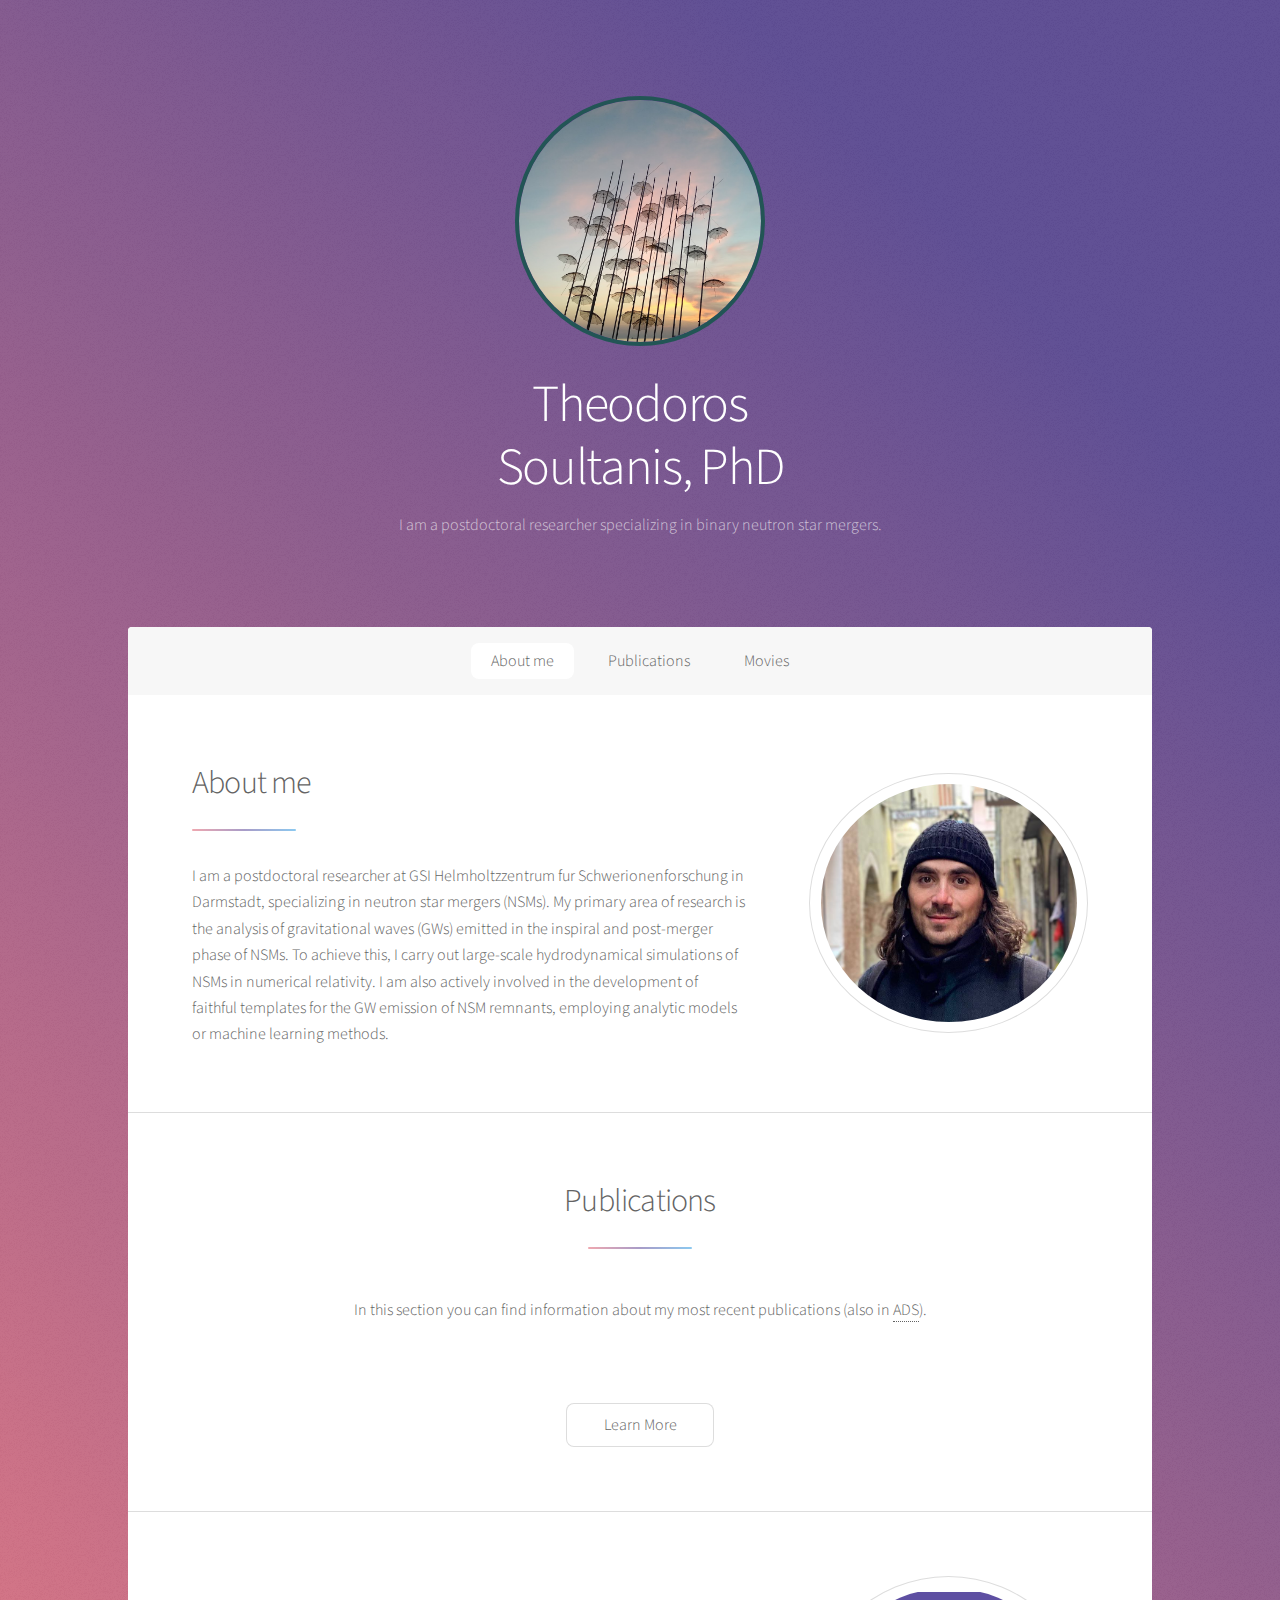
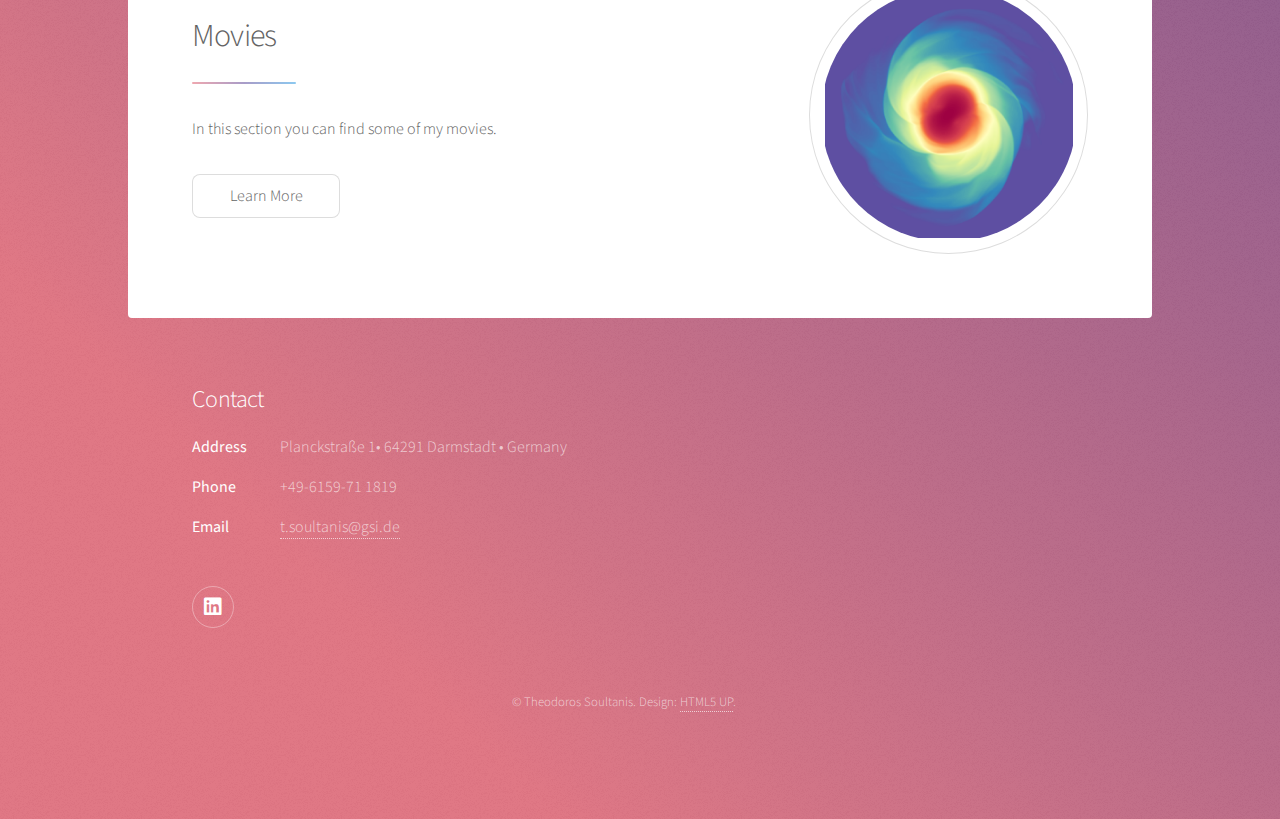
<file: index.html>
<!DOCTYPE HTML>
<!--
	Stellar by HTML5 UP
	html5up.net | @ajlkn
	Free for personal and commercial use under the CCA 3.0 license (html5up.net/license)
-->
<html>
	<head>
		<title>Theodoros Soultanis</title>
		<meta charset="utf-8" />
		<meta name="google-site-verification" content="GqWe3z3epWZW-_-oXRFUhch6JYXsXpb0Kw6JGtD8lXE" />
		<meta name="viewport" content="width=device-width, initial-scale=1, user-scalable=no" />
		<link rel="stylesheet" href="assets/css/main.css" />
		<noscript><link rel="stylesheet" href="assets/css/noscript.css" /></noscript>
		<link rel="shortcut icon" type="image/x-icon" href="images/favicon.ico">
	</head>
	<body class="is-preload">

		<!-- Wrapper -->
			<div id="wrapper">


  <style>

   .circular-frame {
      width: 250px;
      height: 250px;
      border-radius: 70%;
      overflow: hidden;
      border: 4px solid #255;
      display: inline-block; /* Ensure it behaves like an inline element */
      margin-bottom: 20px;
    }

    .circular-frame img {
      width: 100%;
      height: 100%;
      object-fit: cover;
      border-radius: 50%;
    }
  </style>


				<!-- Header -->
					<header id="header" class="alt">
						<!--<span class="logo"><img src="images/umbrellas.jpg" alt="" /></span>-->
						<!--<span class="logo"><img src="images/merger.png" width="200" height="200"alt="" /></span>-->
						<div class="circular-frame">
						  <!--<img src="images/merger.png" alt="Your Image"> -->
						  <img src="images/umbrellas.jpg" alt="Your Image">
						</div>

						<h1>Theodoros<br />
									Soultanis, PhD</h1>
									I am a postdoctoral researcher specializing in binary neutron star mergers. </p></h1>
						<p>	</header>

				<!-- Nav -->
					<nav id="nav">
						<ul>
							<li><a href="#intro" class="active">About me</a></li>
							<li><a href="#first" >Publications</a></li>
							<li><a href="#second">Movies</a></li>
							<!-- <li><a href="#cta">Get Started</a></li> -->
						</ul>
					</nav>

				<!-- Main -->
					<div id="main">

						<!-- Introduction -->
							<section id="intro" class="main">
								<div class="spotlight">
									<div class="content">
										<header class="major">
											<h2>About me</h2>
										</header>
										<p>I am a postdoctoral researcher at GSI Helmholtzzentrum fur Schwerionenforschung in Darmstadt, specializing in neutron star mergers (NSMs). My primary area of research is the analysis of gravitational waves (GWs) emitted in the inspiral and post-merger phase of NSMs. To achieve this, I carry out large-scale hydrodynamical simulations of NSMs in numerical relativity. I am also actively involved in the development of faithful templates for the GW emission of NSM remnants, employing analytic models or machine learning methods.</p>
										
										<!--
										<ul class="actions">
											<li><a href="generic.html" class="button">Learn More</a></li>
										</ul>
										-->
									</div>
									<!-- <span class="image"><img src="images/merger.png" alt="" /></span>-->
									<span class="image"><img src="images/theo.jpg" alt="" /></span>

									
								</div>
							</section>
							

						<!-- First Section -->
							<section id="first" class="main special">
								
								<header class="major">
									<h2>Publications</h2>
								</header>
								<p> In this section you can find information about my most recent publications (also in <a href="https://ui.adsabs.harvard.edu/public-libraries/dfB_VicvTXS2ih2plUk7Qw" target="_blank">ADS</a>).<p> 
								<ul class="features">
								</ul>
								
								<footer class="major">
									<ul class="actions special">
										<li><a href="Publications.html" class="button">Learn More</a></li>
									</ul>
								</footer>
								
							</section>

						<!-- Second Section -->
<!--							<section id="second" class="main special">
								<header class="major">
									<h2>Movies</h2>
								</header>
								In this section you can find some of my movies.
								<p class="center">

									<!--<video width="500" height="500" controls><source src="images/video_2.mp4" type="video/mp4"></video>-->
	<!--									<span class="image"><img src="images/dump_00128.png" width="400" height="400" alt="" /></span>
										
								</p>
								<footer class="major">
									<ul class="actions special">
										<li><a href="generic.html" class="button">Learn More</a></li>
									</ul>
								</footer>
							</section>
-->
<!-- movies -->
							<section id="second" class="main">
								<div class="spotlight">
									<div class="content">
										<header class="major">
											<h2>Movies</h2>
										</header>
										<p>In this section you can find some of my movies.</p>
										<ul class="actions">
											<li><a href="Movies.html" class="button">Learn More</a></li>
										</ul>
									</div>
									<!--<span class="image"><img src="images/dump_00128.png"alt="" /></span>-->
									<span class="image"><img src="images/dump_rho.png" alt="" /></span>
									<!--<span class="image"><img src="images/merger.png" alt="" /></span>-->
									
								</div>
							</section>							

						<!-- Get Started -->
						
						<!--	<section id="cta" class="main special">
								<header class="major">
									<h2>Congue imperdiet</h2>
									<p>Donec imperdiet consequat consequat. Suspendisse feugiat congue<br />
									posuere. Nulla massa urna, fermentum eget quam aliquet.</p>
								</header>
								<footer class="major">
									<ul class="actions special">
										<li><a href="generic.html" class="button primary">Get Started</a></li>
										<li><a href="generic.html" class="button">Learn More</a></li>
									</ul>
								</footer>
							</section>
						-->
					</div>

				<!-- Footer -->
				
					<footer id="footer">
						<!--
						<section>
							<h2>Aliquam sed mauris</h2>
							<p>Sed lorem ipsum dolor sit amet et nullam consequat feugiat consequat magna adipiscing tempus etiam dolore veroeros. eget dapibus mauris. Cras aliquet, nisl ut viverra sollicitudin, ligula erat egestas velit, vitae tincidunt odio.</p>
							<ul class="actions">
								<li><a href="generic.html" class="button">Learn More</a></li>
							</ul>
						</section>
					-->
						<section>
							<h2>Contact</h2>
							<dl class="alt">
								<dt>Address</dt>
								<dd>Planckstraße 1&bull; 64291 Darmstadt &bull; Germany</dd>
								<dt>Phone</dt>
								<dd>+49-6159-71 1819</dd>
								<dt>Email</dt>
								<dd><a href="#">t.soultanis@gsi.de</a></dd>
							</dl>
							<ul class="icons">
								<!--<li><a href="#" class="icon brands fa-twitter alt"><span class="label">Twitter</span></a></li>-->
								<li><a href="https://www.linkedin.com/in/theodoros-soultanis-phd-610115141" class="icon brands fa-linkedin alt"><span class="label">Linkedin</span></a></li>
								<!--<li><a href="#" class="icon brands fa-facebook-f alt"><span class="label">Facebook</span></a></li>-->
								<!--<li><a href="#" class="icon brands fa-instagram alt"><span class="label">Instagram</span></a></li>-->
								<!--<li><a href="#" class="icon brands fa-github alt"><span class="label">GitHub</span></a></li>-->
								<!--<li><a href="#" class="icon brands fa-dribbble alt"><span class="label">Dribbble</span></a></li>-->
							</ul>
						</section>
						<p class="copyright">&copy; Theodoros Soultanis. Design: <a href="https://html5up.net">HTML5 UP</a>.</p>
					</footer>

					
			</div>

		<!-- Scripts -->
			<script src="assets/js/jquery.min.js"></script>
			<script src="assets/js/jquery.scrollex.min.js"></script>
			<script src="assets/js/jquery.scrolly.min.js"></script>
			<script src="assets/js/browser.min.js"></script>
			<script src="assets/js/breakpoints.min.js"></script>
			<script src="assets/js/util.js"></script>
			<script src="assets/js/main.js"></script>

	</body>
</html>
</file>
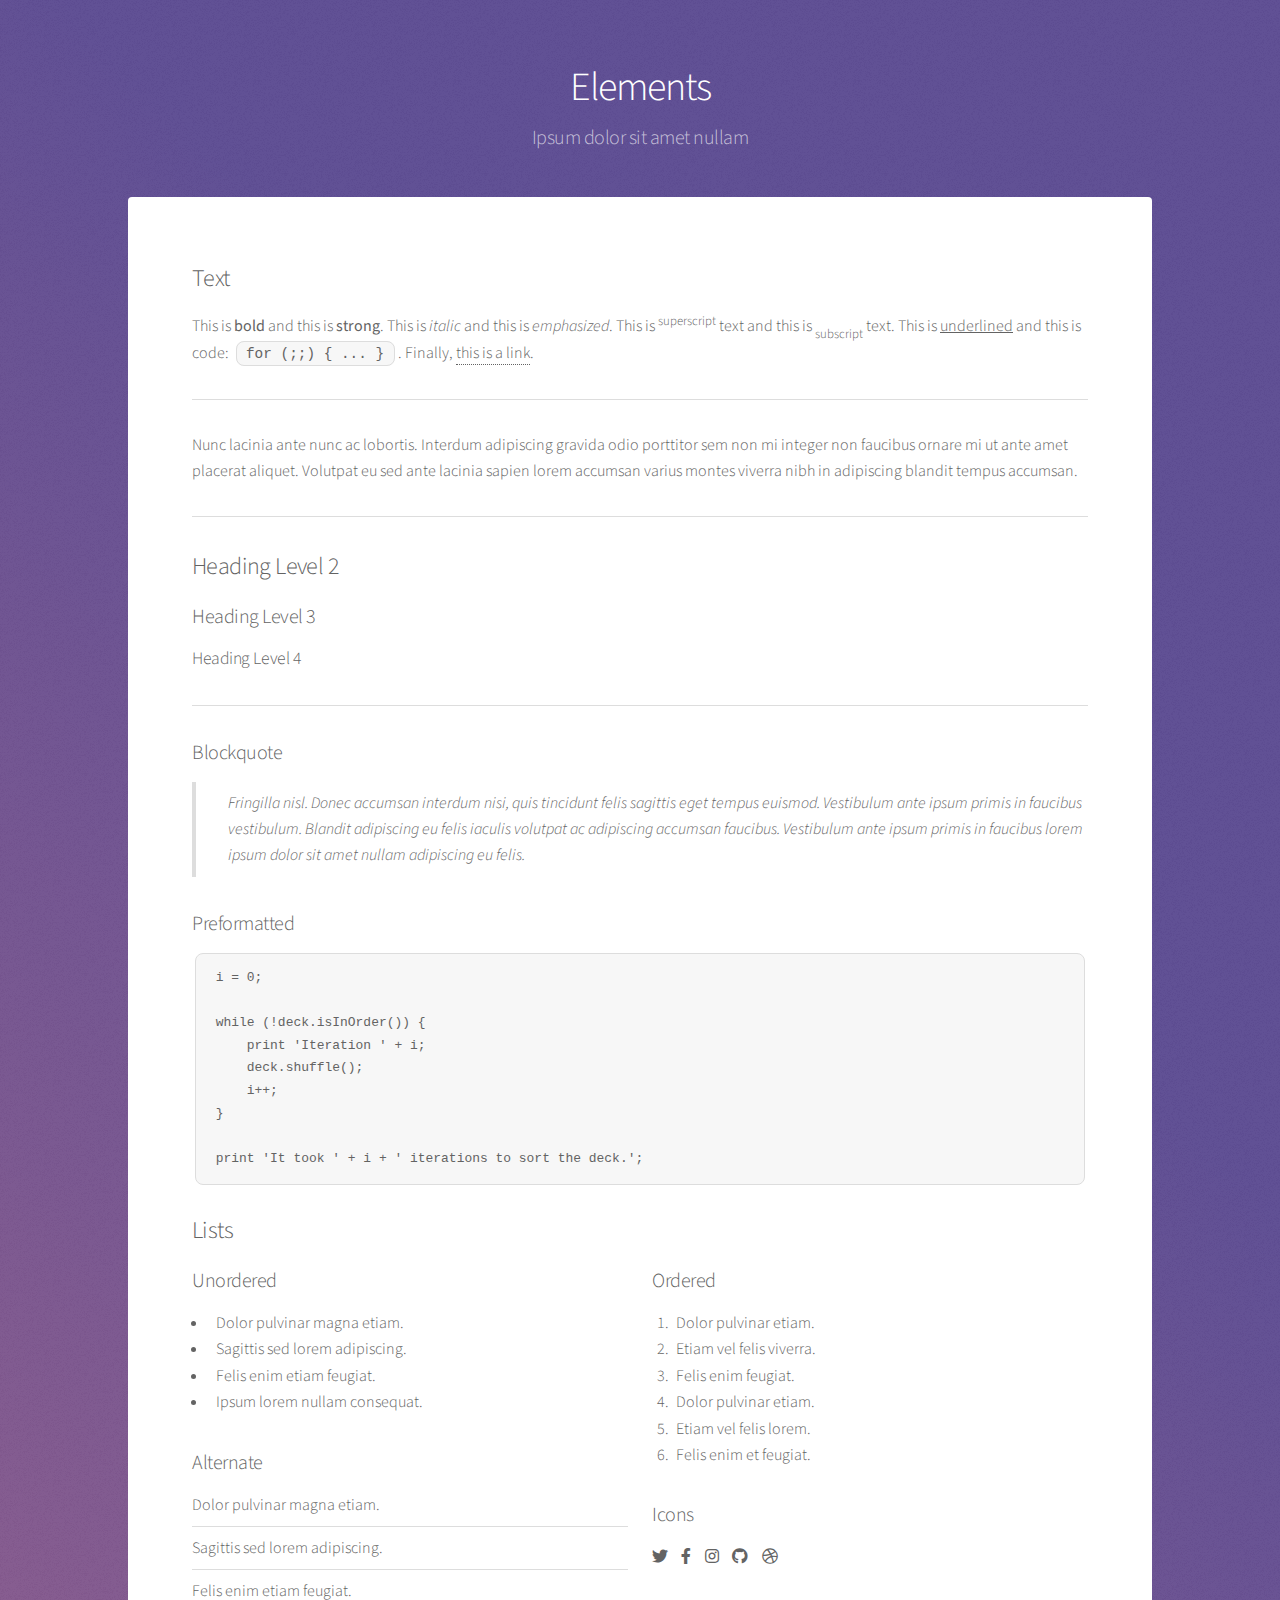
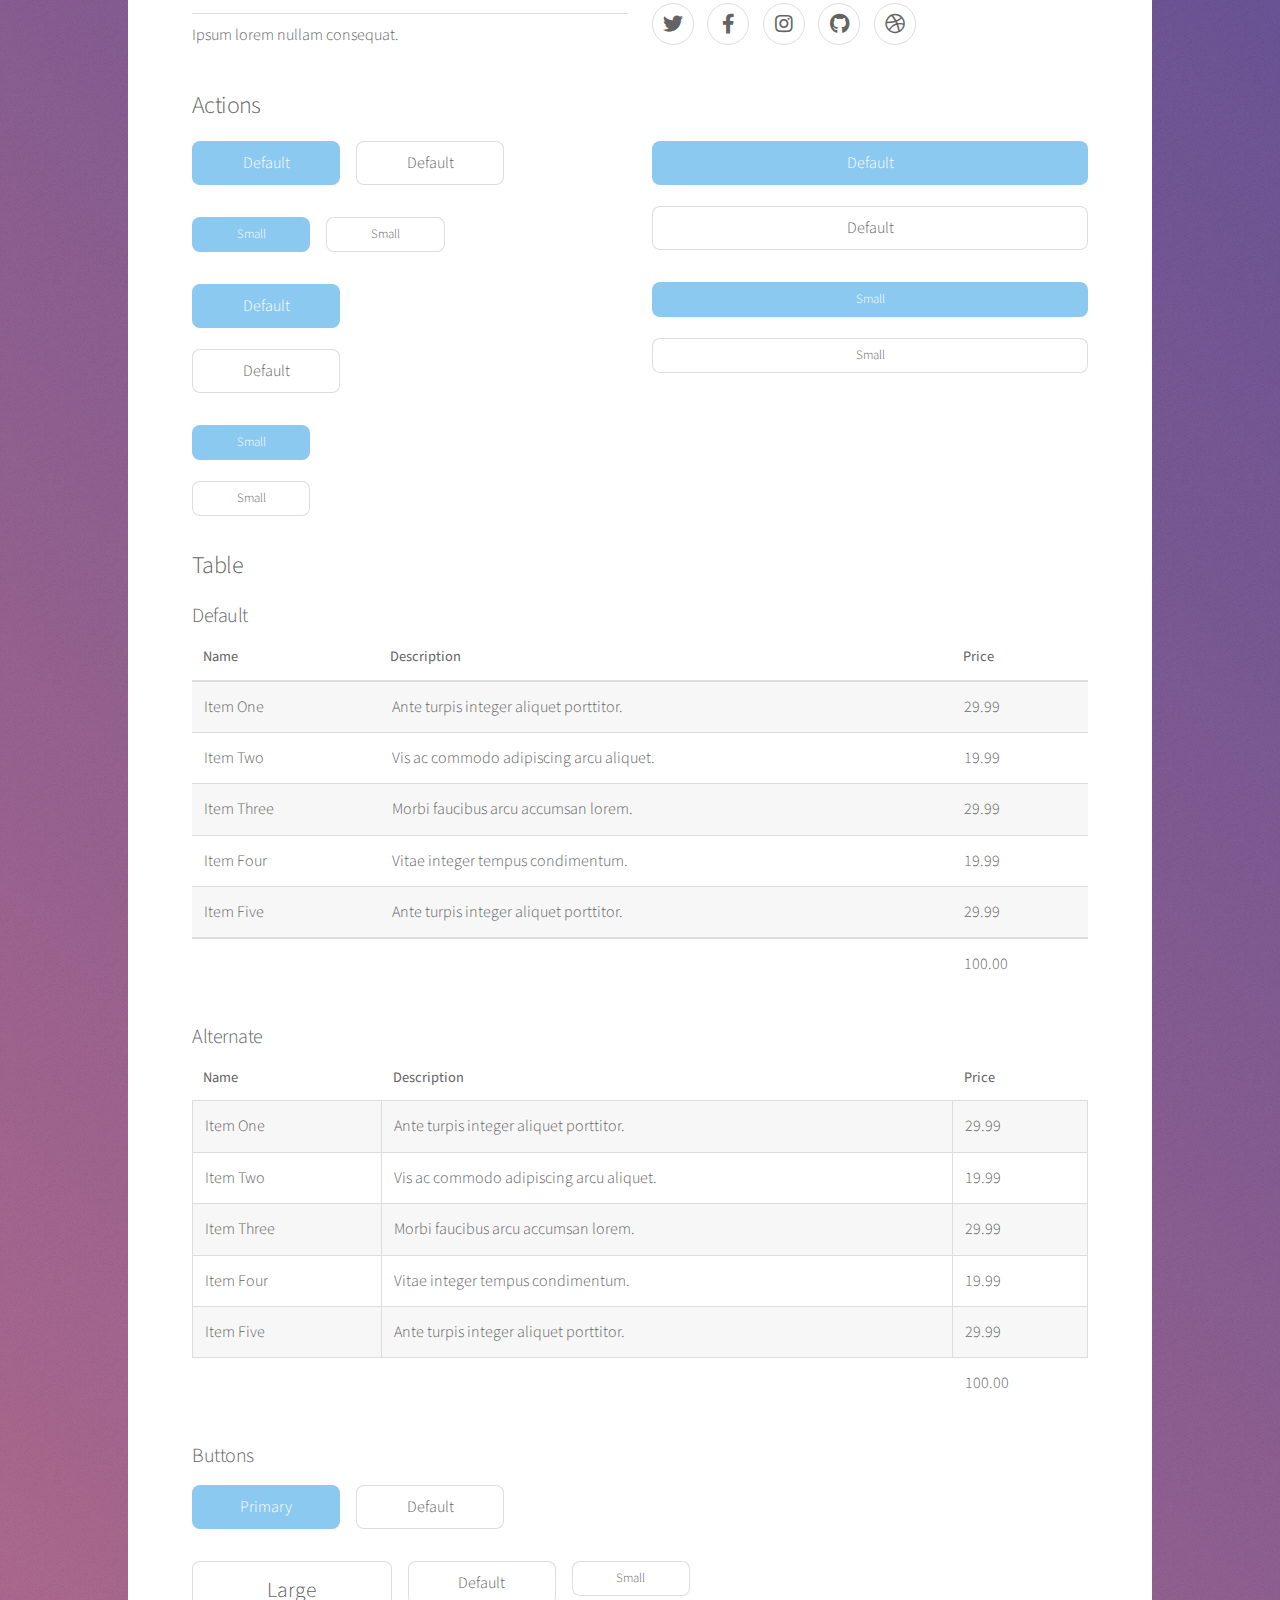
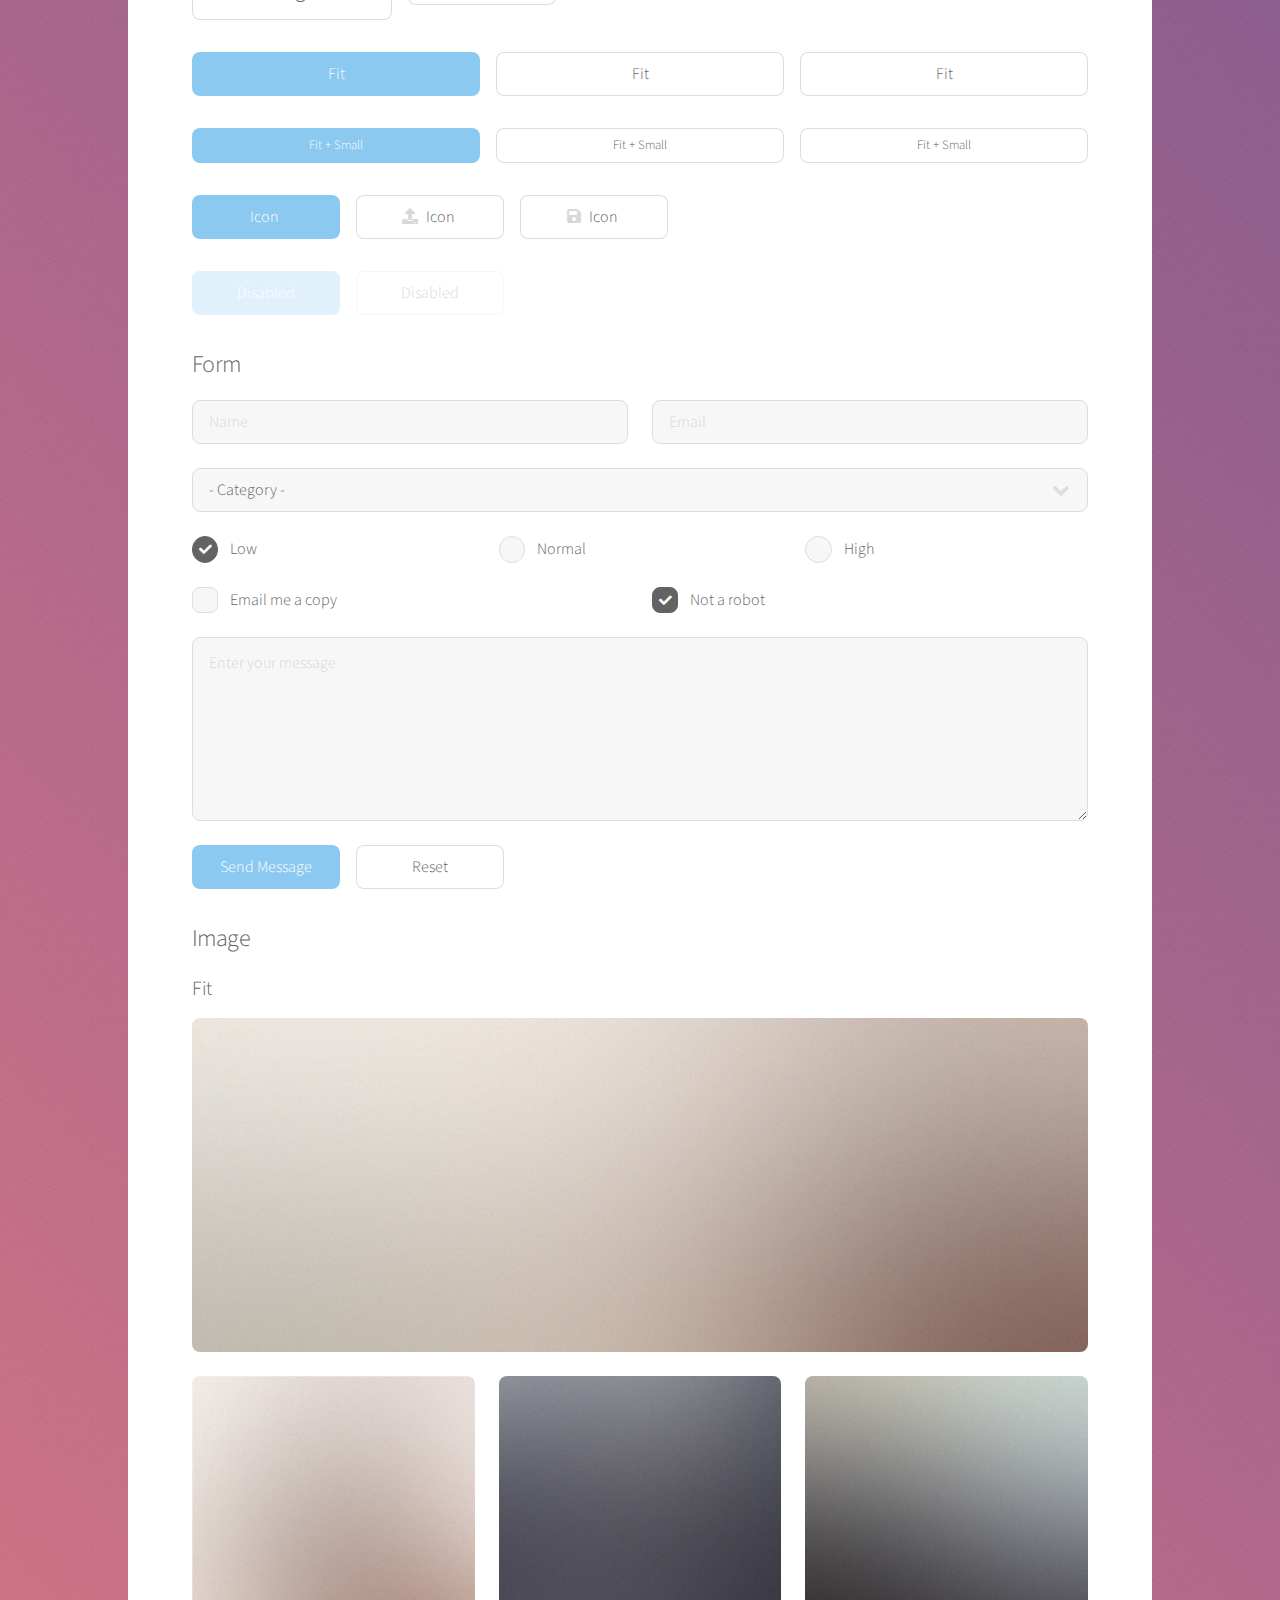
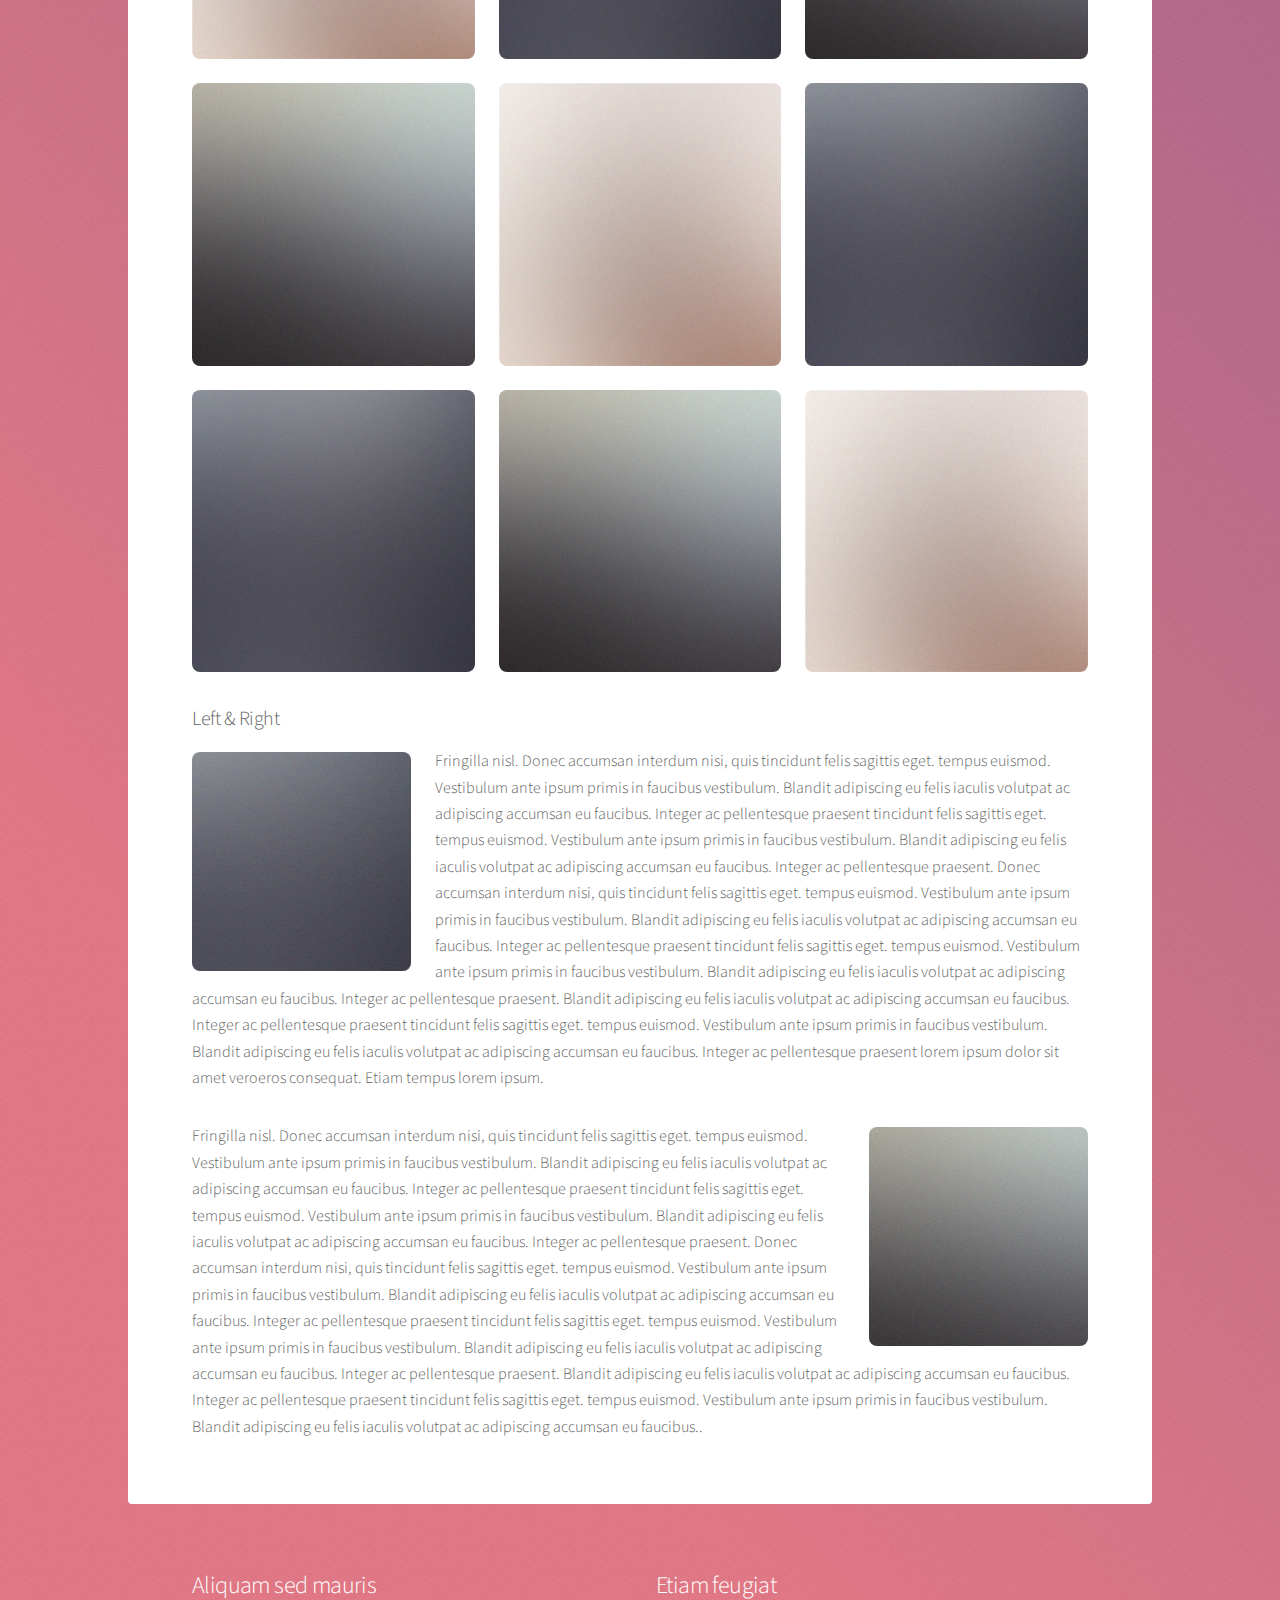
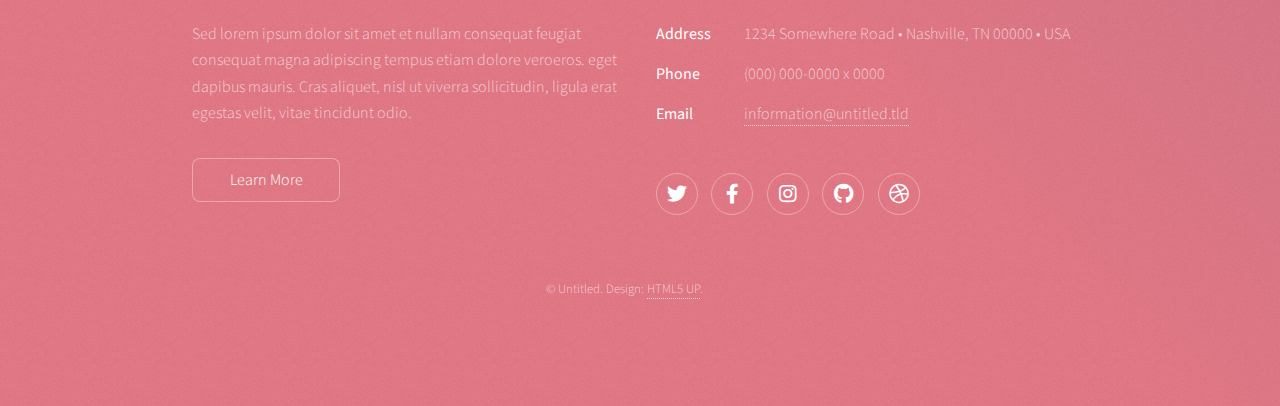
<file: elements.html>
<!DOCTYPE HTML>
<!--
	Stellar by HTML5 UP
	html5up.net | @ajlkn
	Free for personal and commercial use under the CCA 3.0 license (html5up.net/license)
-->
<html>
	<head>
		<title>Elements - Stellar by HTML5 UP</title>
		<meta charset="utf-8" />
		<meta name="viewport" content="width=device-width, initial-scale=1, user-scalable=no" />
		<link rel="stylesheet" href="assets/css/main.css" />
		<noscript><link rel="stylesheet" href="assets/css/noscript.css" /></noscript>
	</head>
	<body class="is-preload">

		<!-- Wrapper -->
			<div id="wrapper">

				<!-- Header -->
					<header id="header">
						<h1>Elements</h1>
						<p>Ipsum dolor sit amet nullam</p>
					</header>

				<!-- Main -->
					<div id="main">

						<!-- Content -->
							<section id="content" class="main">

								<!-- Text -->
									<section>
										<h2>Text</h2>
										<p>This is <b>bold</b> and this is <strong>strong</strong>. This is <i>italic</i> and this is <em>emphasized</em>.
										This is <sup>superscript</sup> text and this is <sub>subscript</sub> text.
										This is <u>underlined</u> and this is code: <code>for (;;) { ... }</code>. Finally, <a href="#">this is a link</a>.</p>
										<hr />
										<p>Nunc lacinia ante nunc ac lobortis. Interdum adipiscing gravida odio porttitor sem non mi integer non faucibus ornare mi ut ante amet placerat aliquet. Volutpat eu sed ante lacinia sapien lorem accumsan varius montes viverra nibh in adipiscing blandit tempus accumsan.</p>
										<hr />
										<h2>Heading Level 2</h2>
										<h3>Heading Level 3</h3>
										<h4>Heading Level 4</h4>
										<hr />
										<h3>Blockquote</h3>
										<blockquote>Fringilla nisl. Donec accumsan interdum nisi, quis tincidunt felis sagittis eget tempus euismod. Vestibulum ante ipsum primis in faucibus vestibulum. Blandit adipiscing eu felis iaculis volutpat ac adipiscing accumsan faucibus. Vestibulum ante ipsum primis in faucibus lorem ipsum dolor sit amet nullam adipiscing eu felis.</blockquote>
										<h3>Preformatted</h3>
										<pre><code>i = 0;

while (!deck.isInOrder()) {
    print 'Iteration ' + i;
    deck.shuffle();
    i++;
}

print 'It took ' + i + ' iterations to sort the deck.';</code></pre>
									</section>

								<!-- Lists -->
									<section>
										<h2>Lists</h2>
										<div class="row">
											<div class="col-6 col-12-medium">
												<h3>Unordered</h3>
												<ul>
													<li>Dolor pulvinar magna etiam.</li>
													<li>Sagittis sed lorem adipiscing.</li>
													<li>Felis enim etiam feugiat.</li>
													<li>Ipsum lorem nullam consequat.</li>
												</ul>
												<h3>Alternate</h3>
												<ul class="alt">
													<li>Dolor pulvinar magna etiam.</li>
													<li>Sagittis sed lorem adipiscing.</li>
													<li>Felis enim etiam feugiat.</li>
													<li>Ipsum lorem nullam consequat.</li>
												</ul>
											</div>
											<div class="col-6 col-12-medium">
												<h3>Ordered</h3>
												<ol>
													<li>Dolor pulvinar etiam.</li>
													<li>Etiam vel felis viverra.</li>
													<li>Felis enim feugiat.</li>
													<li>Dolor pulvinar etiam.</li>
													<li>Etiam vel felis lorem.</li>
													<li>Felis enim et feugiat.</li>
												</ol>
												<h3>Icons</h3>
												<ul class="icons">
													<li><a href="#" class="icon brands fa-twitter"><span class="label">Twitter</span></a></li>
													<li><a href="#" class="icon brands fa-facebook-f"><span class="label">Facebook</span></a></li>
													<li><a href="#" class="icon brands fa-instagram"><span class="label">Instagram</span></a></li>
													<li><a href="#" class="icon brands fa-github"><span class="label">GitHub</span></a></li>
													<li><a href="#" class="icon brands fa-dribbble"><span class="label">Dribbble</span></a></li>
												</ul>
												<ul class="icons">
													<li><a href="#" class="icon brands alt fa-twitter"><span class="label">Twitter</span></a></li>
													<li><a href="#" class="icon brands alt fa-facebook-f"><span class="label">Facebook</span></a></li>
													<li><a href="#" class="icon brands alt fa-instagram"><span class="label">Instagram</span></a></li>
													<li><a href="#" class="icon brands alt fa-github"><span class="label">GitHub</span></a></li>
													<li><a href="#" class="icon brands alt fa-dribbble"><span class="label">Dribbble</span></a></li>
												</ul>
											</div>
										</div>
										<h2>Actions</h2>
										<div class="row">
											<div class="col-6 col-12-medium">
												<ul class="actions">
													<li><a href="#" class="button primary">Default</a></li>
													<li><a href="#" class="button">Default</a></li>
												</ul>
												<ul class="actions small">
													<li><a href="#" class="button primary small">Small</a></li>
													<li><a href="#" class="button small">Small</a></li>
												</ul>
												<ul class="actions stacked">
													<li><a href="#" class="button primary">Default</a></li>
													<li><a href="#" class="button">Default</a></li>
												</ul>
												<ul class="actions stacked">
													<li><a href="#" class="button primary small">Small</a></li>
													<li><a href="#" class="button small">Small</a></li>
												</ul>
											</div>
											<div class="col-6 col-12-medium">
												<ul class="actions stacked">
													<li><a href="#" class="button primary fit">Default</a></li>
													<li><a href="#" class="button fit">Default</a></li>
												</ul>
												<ul class="actions stacked">
													<li><a href="#" class="button primary small fit">Small</a></li>
													<li><a href="#" class="button small fit">Small</a></li>
												</ul>
											</div>
										</div>
									</section>

								<!-- Table -->
									<section>
										<h2>Table</h2>
										<h3>Default</h3>
										<div class="table-wrapper">
											<table>
												<thead>
													<tr>
														<th>Name</th>
														<th>Description</th>
														<th>Price</th>
													</tr>
												</thead>
												<tbody>
													<tr>
														<td>Item One</td>
														<td>Ante turpis integer aliquet porttitor.</td>
														<td>29.99</td>
													</tr>
													<tr>
														<td>Item Two</td>
														<td>Vis ac commodo adipiscing arcu aliquet.</td>
														<td>19.99</td>
													</tr>
													<tr>
														<td>Item Three</td>
														<td> Morbi faucibus arcu accumsan lorem.</td>
														<td>29.99</td>
													</tr>
													<tr>
														<td>Item Four</td>
														<td>Vitae integer tempus condimentum.</td>
														<td>19.99</td>
													</tr>
													<tr>
														<td>Item Five</td>
														<td>Ante turpis integer aliquet porttitor.</td>
														<td>29.99</td>
													</tr>
												</tbody>
												<tfoot>
													<tr>
														<td colspan="2"></td>
														<td>100.00</td>
													</tr>
												</tfoot>
											</table>
										</div>

										<h3>Alternate</h3>
										<div class="table-wrapper">
											<table class="alt">
												<thead>
													<tr>
														<th>Name</th>
														<th>Description</th>
														<th>Price</th>
													</tr>
												</thead>
												<tbody>
													<tr>
														<td>Item One</td>
														<td>Ante turpis integer aliquet porttitor.</td>
														<td>29.99</td>
													</tr>
													<tr>
														<td>Item Two</td>
														<td>Vis ac commodo adipiscing arcu aliquet.</td>
														<td>19.99</td>
													</tr>
													<tr>
														<td>Item Three</td>
														<td> Morbi faucibus arcu accumsan lorem.</td>
														<td>29.99</td>
													</tr>
													<tr>
														<td>Item Four</td>
														<td>Vitae integer tempus condimentum.</td>
														<td>19.99</td>
													</tr>
													<tr>
														<td>Item Five</td>
														<td>Ante turpis integer aliquet porttitor.</td>
														<td>29.99</td>
													</tr>
												</tbody>
												<tfoot>
													<tr>
														<td colspan="2"></td>
														<td>100.00</td>
													</tr>
												</tfoot>
											</table>
										</div>
									</section>

								<!-- Buttons -->
									<section>
										<h3>Buttons</h3>
										<ul class="actions">
											<li><a href="#" class="button primary">Primary</a></li>
											<li><a href="#" class="button">Default</a></li>
										</ul>
										<ul class="actions">
											<li><a href="#" class="button large">Large</a></li>
											<li><a href="#" class="button">Default</a></li>
											<li><a href="#" class="button small">Small</a></li>
										</ul>
										<ul class="actions fit">
											<li><a href="#" class="button primary fit">Fit</a></li>
											<li><a href="#" class="button fit">Fit</a></li>
											<li><a href="#" class="button fit">Fit</a></li>
										</ul>
										<ul class="actions fit small">
											<li><a href="#" class="button primary fit small">Fit + Small</a></li>
											<li><a href="#" class="button fit small">Fit + Small</a></li>
											<li><a href="#" class="button fit small">Fit + Small</a></li>
										</ul>
										<ul class="actions">
											<li><a href="#" class="button primary icon solidfa-download">Icon</a></li>
											<li><a href="#" class="button icon solid fa-upload">Icon</a></li>
											<li><a href="#" class="button icon solid fa-save">Icon</a></li>
										</ul>
										<ul class="actions">
											<li><span class="button primary disabled">Disabled</span></li>
											<li><span class="button disabled">Disabled</span></li>
										</ul>
									</section>

								<!-- Form -->
									<section>
										<h2>Form</h2>
										<form method="post" action="#">
											<div class="row gtr-uniform">
												<div class="col-6 col-12-xsmall">
													<input type="text" name="demo-name" id="demo-name" value="" placeholder="Name" />
												</div>
												<div class="col-6 col-12-xsmall">
													<input type="email" name="demo-email" id="demo-email" value="" placeholder="Email" />
												</div>
												<div class="col-12">
													<select name="demo-category" id="demo-category">
														<option value="">- Category -</option>
														<option value="1">Manufacturing</option>
														<option value="1">Shipping</option>
														<option value="1">Administration</option>
														<option value="1">Human Resources</option>
													</select>
												</div>
												<div class="col-4 col-12-small">
													<input type="radio" id="demo-priority-low" name="demo-priority" checked>
													<label for="demo-priority-low">Low</label>
												</div>
												<div class="col-4 col-12-small">
													<input type="radio" id="demo-priority-normal" name="demo-priority">
													<label for="demo-priority-normal">Normal</label>
												</div>
												<div class="col-4 col-12-small">
													<input type="radio" id="demo-priority-high" name="demo-priority">
													<label for="demo-priority-high">High</label>
												</div>
												<div class="col-6 col-12-small">
													<input type="checkbox" id="demo-copy" name="demo-copy">
													<label for="demo-copy">Email me a copy</label>
												</div>
												<div class="col-6 col-12-small">
													<input type="checkbox" id="demo-human" name="demo-human" checked>
													<label for="demo-human">Not a robot</label>
												</div>
												<div class="col-12">
													<textarea name="demo-message" id="demo-message" placeholder="Enter your message" rows="6"></textarea>
												</div>
												<div class="col-12">
													<ul class="actions">
														<li><input type="submit" value="Send Message" class="primary" /></li>
														<li><input type="reset" value="Reset" /></li>
													</ul>
												</div>
											</div>
										</form>
									</section>

								<!-- Image -->
									<section>
										<h2>Image</h2>
										<h3>Fit</h3>
										<div class="box alt">
											<div class="row gtr-uniform">
												<div class="col-12"><span class="image fit"><img src="images/pic04.jpg" alt="" /></span></div>
												<div class="col-4"><span class="image fit"><img src="images/pic01.jpg" alt="" /></span></div>
												<div class="col-4"><span class="image fit"><img src="images/pic02.jpg" alt="" /></span></div>
												<div class="col-4"><span class="image fit"><img src="images/pic03.jpg" alt="" /></span></div>
												<div class="col-4"><span class="image fit"><img src="images/pic03.jpg" alt="" /></span></div>
												<div class="col-4"><span class="image fit"><img src="images/pic01.jpg" alt="" /></span></div>
												<div class="col-4"><span class="image fit"><img src="images/pic02.jpg" alt="" /></span></div>
												<div class="col-4"><span class="image fit"><img src="images/pic02.jpg" alt="" /></span></div>
												<div class="col-4"><span class="image fit"><img src="images/pic03.jpg" alt="" /></span></div>
												<div class="col-4"><span class="image fit"><img src="images/pic01.jpg" alt="" /></span></div>
											</div>
										</div>
										<h3>Left &amp; Right</h3>
										<p><span class="image left"><img src="images/pic05.jpg" alt="" /></span>Fringilla nisl. Donec accumsan interdum nisi, quis tincidunt felis sagittis eget. tempus euismod. Vestibulum ante ipsum primis in faucibus vestibulum. Blandit adipiscing eu felis iaculis volutpat ac adipiscing accumsan eu faucibus. Integer ac pellentesque praesent tincidunt felis sagittis eget. tempus euismod. Vestibulum ante ipsum primis in faucibus vestibulum. Blandit adipiscing eu felis iaculis volutpat ac adipiscing accumsan eu faucibus. Integer ac pellentesque praesent. Donec accumsan interdum nisi, quis tincidunt felis sagittis eget. tempus euismod. Vestibulum ante ipsum primis in faucibus vestibulum. Blandit adipiscing eu felis iaculis volutpat ac adipiscing accumsan eu faucibus. Integer ac pellentesque praesent tincidunt felis sagittis eget. tempus euismod. Vestibulum ante ipsum primis in faucibus vestibulum. Blandit adipiscing eu felis iaculis volutpat ac adipiscing accumsan eu faucibus. Integer ac pellentesque praesent. Blandit adipiscing eu felis iaculis volutpat ac adipiscing accumsan eu faucibus. Integer ac pellentesque praesent tincidunt felis sagittis eget. tempus euismod. Vestibulum ante ipsum primis in faucibus vestibulum. Blandit adipiscing eu felis iaculis volutpat ac adipiscing accumsan eu faucibus. Integer ac pellentesque praesent lorem ipsum dolor sit amet veroeros consequat. Etiam tempus lorem ipsum.</p>
										<p><span class="image right"><img src="images/pic06.jpg" alt="" /></span>Fringilla nisl. Donec accumsan interdum nisi, quis tincidunt felis sagittis eget. tempus euismod. Vestibulum ante ipsum primis in faucibus vestibulum. Blandit adipiscing eu felis iaculis volutpat ac adipiscing accumsan eu faucibus. Integer ac pellentesque praesent tincidunt felis sagittis eget. tempus euismod. Vestibulum ante ipsum primis in faucibus vestibulum. Blandit adipiscing eu felis iaculis volutpat ac adipiscing accumsan eu faucibus. Integer ac pellentesque praesent. Donec accumsan interdum nisi, quis tincidunt felis sagittis eget. tempus euismod. Vestibulum ante ipsum primis in faucibus vestibulum. Blandit adipiscing eu felis iaculis volutpat ac adipiscing accumsan eu faucibus. Integer ac pellentesque praesent tincidunt felis sagittis eget. tempus euismod. Vestibulum ante ipsum primis in faucibus vestibulum. Blandit adipiscing eu felis iaculis volutpat ac adipiscing accumsan eu faucibus. Integer ac pellentesque praesent. Blandit adipiscing eu felis iaculis volutpat ac adipiscing accumsan eu faucibus. Integer ac pellentesque praesent tincidunt felis sagittis eget. tempus euismod. Vestibulum ante ipsum primis in faucibus vestibulum. Blandit adipiscing eu felis iaculis volutpat ac adipiscing accumsan eu faucibus..</p>
									</section>

							</section>

					</div>

				<!-- Footer -->
					<footer id="footer">
						<section>
							<h2>Aliquam sed mauris</h2>
							<p>Sed lorem ipsum dolor sit amet et nullam consequat feugiat consequat magna adipiscing tempus etiam dolore veroeros. eget dapibus mauris. Cras aliquet, nisl ut viverra sollicitudin, ligula erat egestas velit, vitae tincidunt odio.</p>
							<ul class="actions">
								<li><a href="#" class="button">Learn More</a></li>
							</ul>
						</section>
						<section>
							<h2>Etiam feugiat</h2>
							<dl class="alt">
								<dt>Address</dt>
								<dd>1234 Somewhere Road &bull; Nashville, TN 00000 &bull; USA</dd>
								<dt>Phone</dt>
								<dd>(000) 000-0000 x 0000</dd>
								<dt>Email</dt>
								<dd><a href="#">information@untitled.tld</a></dd>
							</dl>
							<ul class="icons">
								<li><a href="#" class="icon brands fa-twitter alt"><span class="label">Twitter</span></a></li>
								<li><a href="#" class="icon brands fa-facebook-f alt"><span class="label">Facebook</span></a></li>
								<li><a href="#" class="icon brands fa-instagram alt"><span class="label">Instagram</span></a></li>
								<li><a href="#" class="icon brands fa-github alt"><span class="label">GitHub</span></a></li>
								<li><a href="#" class="icon brands fa-dribbble alt"><span class="label">Dribbble</span></a></li>
							</ul>
						</section>
						<p class="copyright">&copy; Untitled. Design: <a href="https://html5up.net">HTML5 UP</a>.</p>
					</footer>

			</div>

		<!-- Scripts -->
			<script src="assets/js/jquery.min.js"></script>
			<script src="assets/js/jquery.scrollex.min.js"></script>
			<script src="assets/js/jquery.scrolly.min.js"></script>
			<script src="assets/js/browser.min.js"></script>
			<script src="assets/js/breakpoints.min.js"></script>
			<script src="assets/js/util.js"></script>
			<script src="assets/js/main.js"></script>

	</body>
</html>
</file>
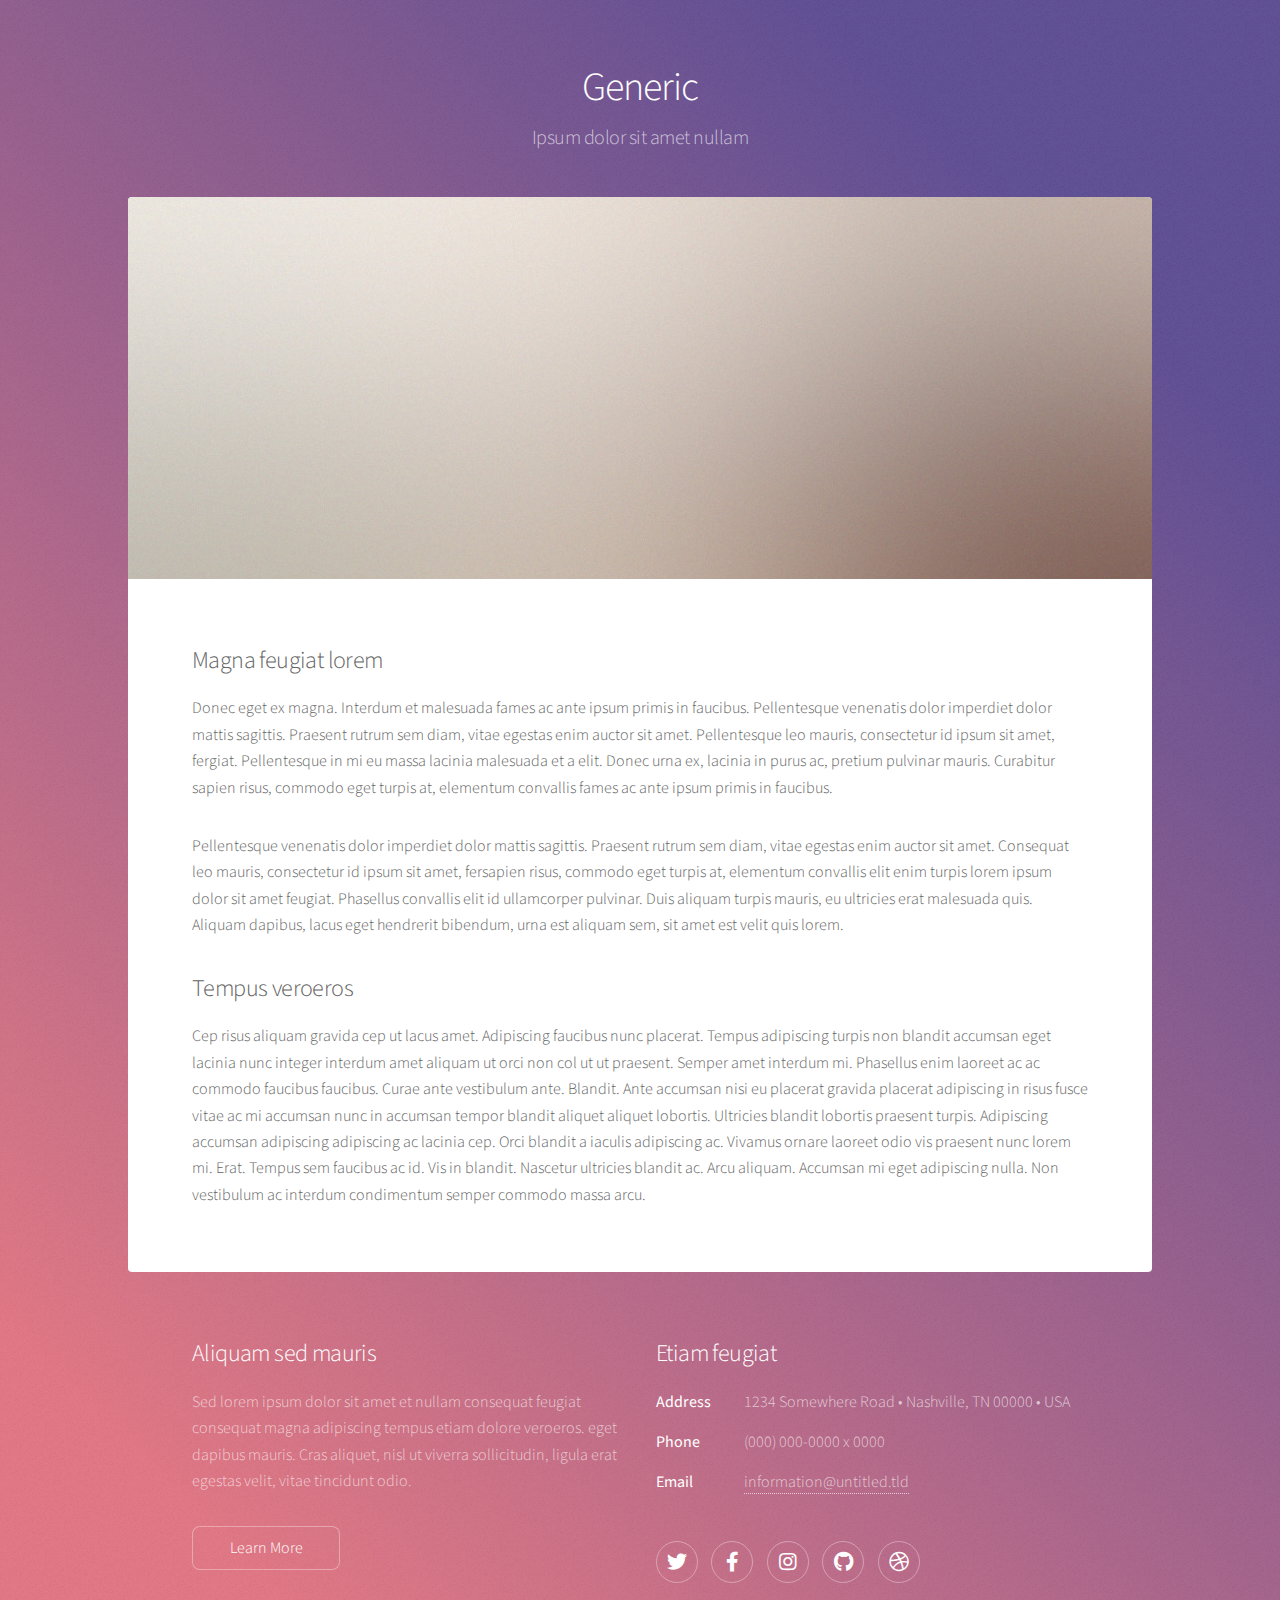
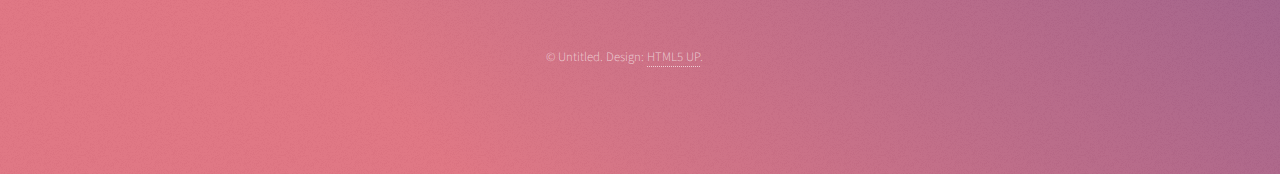
<file: generic.html>
<!DOCTYPE HTML>
<!--
	Stellar by HTML5 UP
	html5up.net | @ajlkn
	Free for personal and commercial use under the CCA 3.0 license (html5up.net/license)
-->
<html>
	<head>
		<title>Generic - Stellar by HTML5 UP</title>
		<meta charset="utf-8" />
		<meta name="viewport" content="width=device-width, initial-scale=1, user-scalable=no" />
		<link rel="stylesheet" href="assets/css/main.css" />
		<noscript><link rel="stylesheet" href="assets/css/noscript.css" /></noscript>
	</head>
	<body class="is-preload">

		<!-- Wrapper -->
			<div id="wrapper">

				<!-- Header -->
					<header id="header">
						<h1>Generic</h1>
						<p>Ipsum dolor sit amet nullam</p>
					</header>

				<!-- Main -->
					<div id="main">

						<!-- Content -->
							<section id="content" class="main">
								<span class="image main"><img src="images/pic04.jpg" alt="" /></span>
								<h2>Magna feugiat lorem</h2>
								<p>Donec eget ex magna. Interdum et malesuada fames ac ante ipsum primis in faucibus. Pellentesque venenatis dolor imperdiet dolor mattis sagittis. Praesent rutrum sem diam, vitae egestas enim auctor sit amet. Pellentesque leo mauris, consectetur id ipsum sit amet, fergiat. Pellentesque in mi eu massa lacinia malesuada et a elit. Donec urna ex, lacinia in purus ac, pretium pulvinar mauris. Curabitur sapien risus, commodo eget turpis at, elementum convallis fames ac ante ipsum primis in faucibus.</p>
								<p>Pellentesque venenatis dolor imperdiet dolor mattis sagittis. Praesent rutrum sem diam, vitae egestas enim auctor sit amet. Consequat leo mauris, consectetur id ipsum sit amet, fersapien risus, commodo eget turpis at, elementum convallis elit enim turpis lorem ipsum dolor sit amet feugiat. Phasellus convallis elit id ullamcorper pulvinar. Duis aliquam turpis mauris, eu ultricies erat malesuada quis. Aliquam dapibus, lacus eget hendrerit bibendum, urna est aliquam sem, sit amet est velit quis lorem.</p>
								<h2>Tempus veroeros</h2>
								<p>Cep risus aliquam gravida cep ut lacus amet. Adipiscing faucibus nunc placerat. Tempus adipiscing turpis non blandit accumsan eget lacinia nunc integer interdum amet aliquam ut orci non col ut ut praesent. Semper amet interdum mi. Phasellus enim laoreet ac ac commodo faucibus faucibus. Curae ante vestibulum ante. Blandit. Ante accumsan nisi eu placerat gravida placerat adipiscing in risus fusce vitae ac mi accumsan nunc in accumsan tempor blandit aliquet aliquet lobortis. Ultricies blandit lobortis praesent turpis. Adipiscing accumsan adipiscing adipiscing ac lacinia cep. Orci blandit a iaculis adipiscing ac. Vivamus ornare laoreet odio vis praesent nunc lorem mi. Erat. Tempus sem faucibus ac id. Vis in blandit. Nascetur ultricies blandit ac. Arcu aliquam. Accumsan mi eget adipiscing nulla. Non vestibulum ac interdum condimentum semper commodo massa arcu.</p>
							</section>

					</div>

				<!-- Footer -->
					<footer id="footer">
						<section>
							<h2>Aliquam sed mauris</h2>
							<p>Sed lorem ipsum dolor sit amet et nullam consequat feugiat consequat magna adipiscing tempus etiam dolore veroeros. eget dapibus mauris. Cras aliquet, nisl ut viverra sollicitudin, ligula erat egestas velit, vitae tincidunt odio.</p>
							<ul class="actions">
								<li><a href="#" class="button">Learn More</a></li>
							</ul>
						</section>
						<section>
							<h2>Etiam feugiat</h2>
							<dl class="alt">
								<dt>Address</dt>
								<dd>1234 Somewhere Road &bull; Nashville, TN 00000 &bull; USA</dd>
								<dt>Phone</dt>
								<dd>(000) 000-0000 x 0000</dd>
								<dt>Email</dt>
								<dd><a href="#">information@untitled.tld</a></dd>
							</dl>
							<ul class="icons">
								<li><a href="#" class="icon brands fa-twitter alt"><span class="label">Twitter</span></a></li>
								<li><a href="#" class="icon brands fa-facebook-f alt"><span class="label">Facebook</span></a></li>
								<li><a href="#" class="icon brands fa-instagram alt"><span class="label">Instagram</span></a></li>
								<li><a href="#" class="icon brands fa-github alt"><span class="label">GitHub</span></a></li>
								<li><a href="#" class="icon brands fa-dribbble alt"><span class="label">Dribbble</span></a></li>
							</ul>
						</section>
						<p class="copyright">&copy; Untitled. Design: <a href="https://html5up.net">HTML5 UP</a>.</p>
					</footer>

			</div>

		<!-- Scripts -->
			<script src="assets/js/jquery.min.js"></script>
			<script src="assets/js/jquery.scrollex.min.js"></script>
			<script src="assets/js/jquery.scrolly.min.js"></script>
			<script src="assets/js/browser.min.js"></script>
			<script src="assets/js/breakpoints.min.js"></script>
			<script src="assets/js/util.js"></script>
			<script src="assets/js/main.js"></script>

	</body>
</html>
</file>
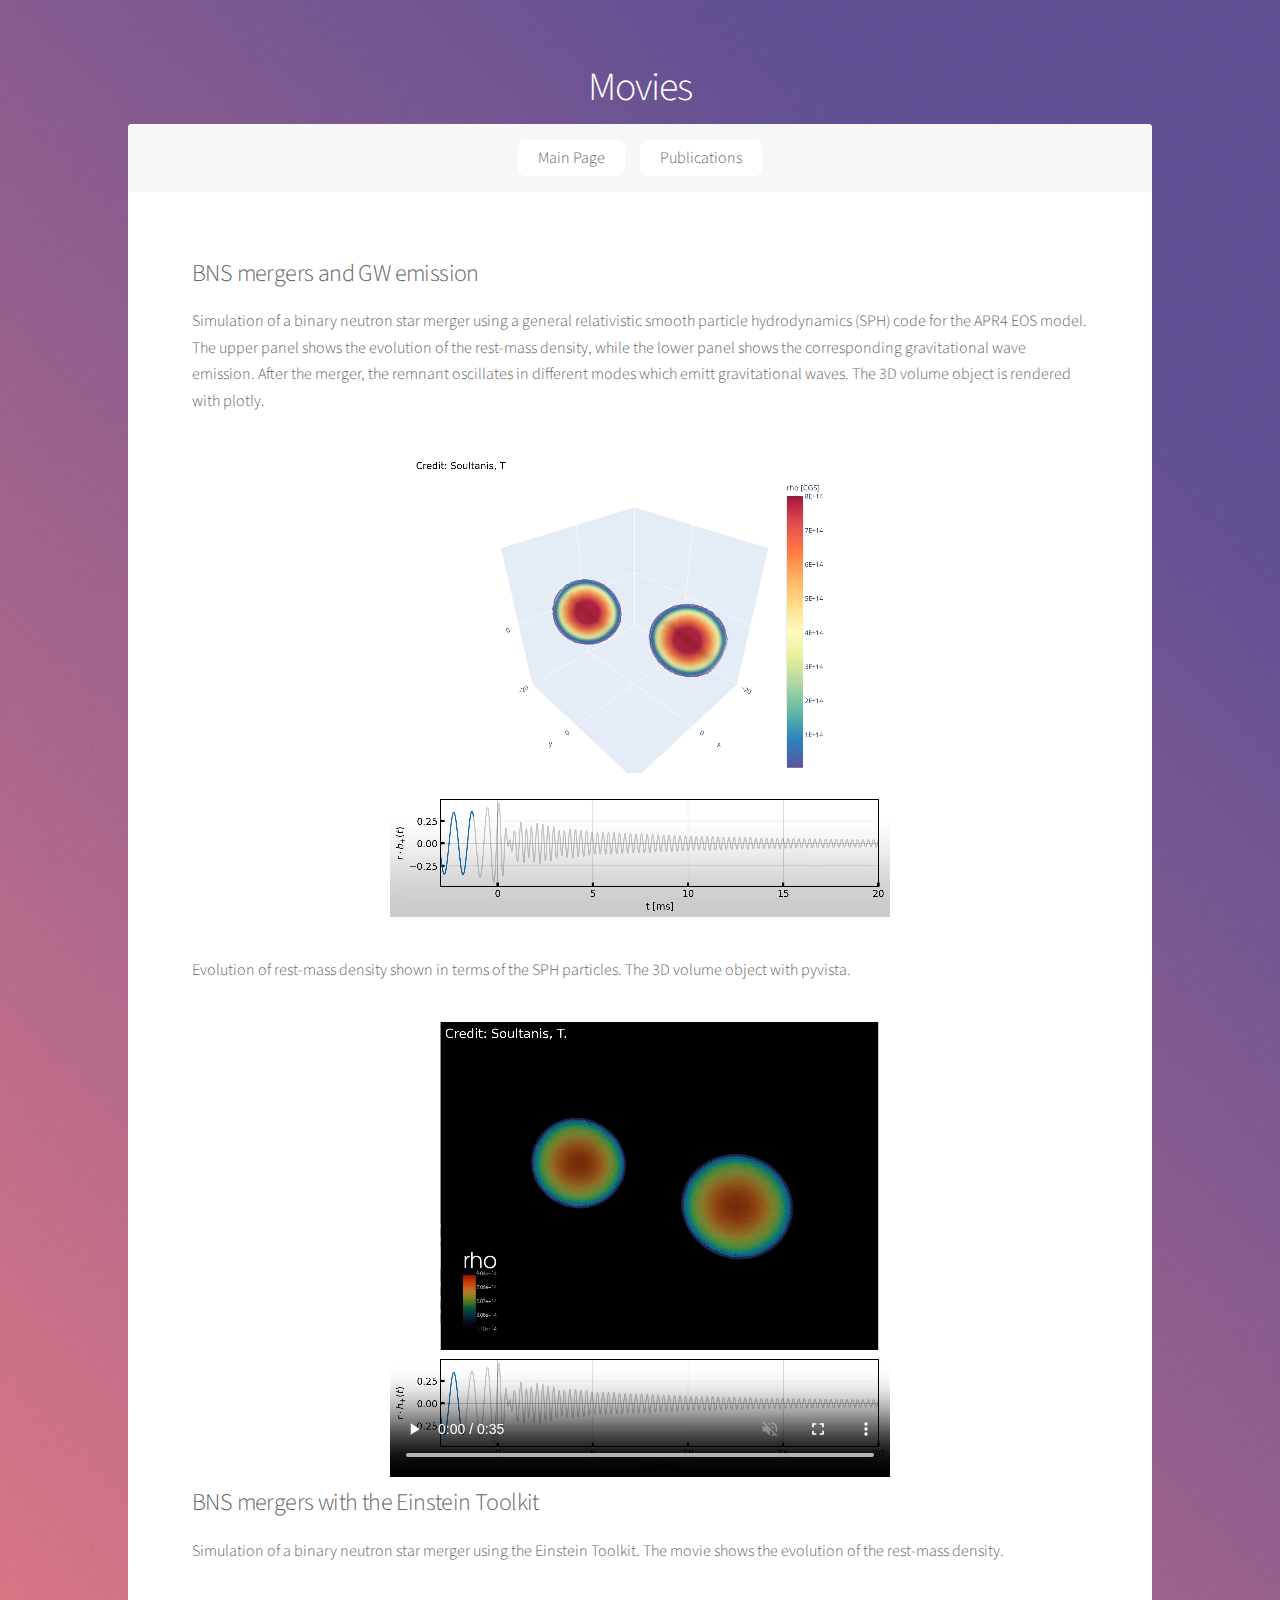
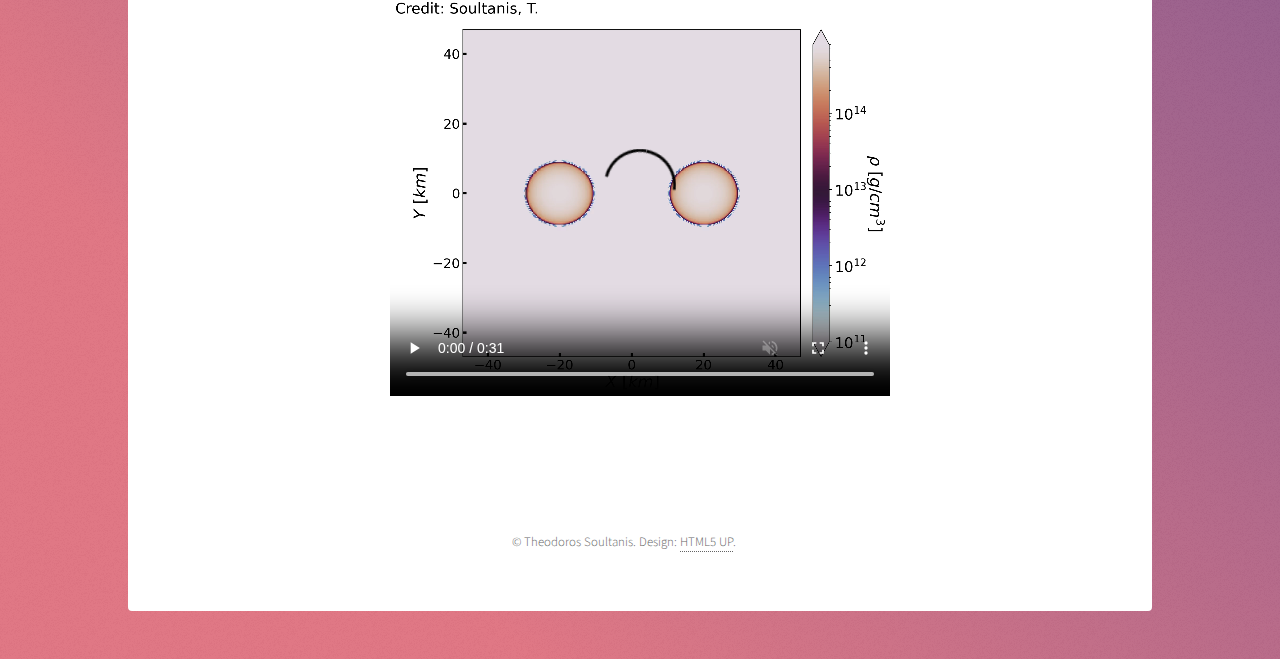
<file: Movies.html>
<!DOCTYPE HTML>
<!--
	Stellar by HTML5 UP
	html5up.net | @ajlkn
	Free for personal and commercial use under the CCA 3.0 license (html5up.net/license)
-->
<html>
	<head>
		<title>Movies</title>
		<meta charset="utf-8" />
		<meta name="viewport" content="width=device-width, initial-scale=1, user-scalable=no" />
		<link rel="stylesheet" href="assets/css/main.css" />
		<noscript><link rel="stylesheet" href="assets/css/noscript.css" /></noscript>
		<link rel="shortcut icon" type="image/x-icon" href="images/favicon.ico">
	</head>
	<body class="is-preload">

		<!-- Wrapper -->
			<div id="wrapper">

				<!-- Header -->
					<header id="header">
						<h1>Movies</h1>
						<!--	<p>Ipsum dolor sit amet nullam</p> -->
					</header>


  <style>
    body {
      display: flex;
      align-items: center;
      justify-content: center;
    }

    .centered-object {
      text-align: center; /* Center the content horizontally */
    }
    video{
								  max-width:500px;
								  width:100%;
								}	
  </style>



  					<nav id="nav">
						<ul>
							<li><a href="index.html" class="active">Main Page</a></li>
							<li><a href="Publications.html" class="active">Publications</a></li>
						</ul>
					</nav>




				<!-- Main -->
					<div id="main">

						<!-- Content -->
							<section id="content" class="main">
								<!--<span class="image main"><img src="images/pic04.jpg" alt="" /></span> -->
								
								<h2>BNS mergers and GW emission</h2>
								<p>Simulation of a binary neutron star merger using a general relativistic smooth particle hydrodynamics (SPH) code for the APR4 EOS model. The upper panel shows the evolution of the rest-mass density, while the lower panel shows the corresponding gravitational wave emission. After the merger, the remnant oscillates in different modes which emitt gravitational waves. The 3D volume object is rendered with plotly. </p>

								
								<div class="centered-object">	

								<video controls height="auto"playsinline autoplay muted> 
								  <source src="images/video_1.mp4" type="video/mp4">
								  <source src="images/video_1.ogv" type="video/ogg">
								  <source src="images/video_1.webm" type="video/webm">
								  	<source src="images/video_1.mov" type="video/quicktime">
								</video>
								</div>
								<p>


								 </p>
								<p>Evolution of rest-mass density shown in terms of the SPH particles. The 3D volume object with pyvista. </p>		
								<div class="centered-object">							
								<video controls height="auto" playsinline autoplay muted> 
								  <source src="images/video_4.mp4" type="video/mp4">
								  <source src="images/video_4.ogv" type="video/ogg">
								  <source src="images/video_4.webm" type="video/webm">
								  <source src="images/video_4.mov" type="video/quicktime">
								</video>
								</div>

								
								<h2>BNS mergers with the Einstein Toolkit</h2>
								<p>Simulation of a binary neutron star merger using the Einstein Toolkit. The movie shows the evolution of the rest-mass density. </p>			
								<div class="centered-object">							
								<video controls height="auto" playsinline autoplay muted> 
								  <source src="images/video_2.mp4" type="video/mp4">
								  <source src="images/video_2.ogv" type="video/ogg">
								</video>
								</div>								
								
								
								<!--
								<h2>Movie 2</h2>
								<p>Description 2</p>

								<h2>Movie 3</h2>
								<p>Description 3</p>
								-->
							</section>


				<!-- Footer -->

					<footer id="footer">
						<!--
						<section>
							<h2>Aliquam sed mauris</h2>
							<p>Sed lorem ipsum dolor sit amet et nullam consequat feugiat consequat magna adipiscing tempus etiam dolore veroeros. eget dapibus mauris. Cras aliquet, nisl ut viverra sollicitudin, ligula erat egestas velit, vitae tincidunt odio.</p>
							<ul class="actions">
								<li><a href="#" class="button">Learn More</a></li>
							</ul>
						</section>
						<section>
							<h2>Etiam feugiat</h2>
							<dl class="alt">
								<dt>Address</dt>
								<dd>1234 Somewhere Road &bull; Nashville, TN 00000 &bull; USA</dd>
								<dt>Phone</dt>
								<dd>(000) 000-0000 x 0000</dd>
								<dt>Email</dt>
								<dd><a href="#">information@untitled.tld</a></dd>
							</dl>
							<ul class="icons">
								<li><a href="#" class="icon brands fa-twitter alt"><span class="label">Twitter</span></a></li>
								<li><a href="#" class="icon brands fa-facebook-f alt"><span class="label">Facebook</span></a></li>
								<li><a href="#" class="icon brands fa-instagram alt"><span class="label">Instagram</span></a></li>
								<li><a href="#" class="icon brands fa-github alt"><span class="label">GitHub</span></a></li>
								<li><a href="#" class="icon brands fa-dribbble alt"><span class="label">Dribbble</span></a></li>
							</ul>
						</section>
					-->
						<p class="copyright">&copy; Theodoros Soultanis. Design: <a href="https://html5up.net">HTML5 UP</a>.</p>
					</footer>

			</div>

		<!-- Scripts -->
			<script src="assets/js/jquery.min.js"></script>
			<script src="assets/js/jquery.scrollex.min.js"></script>
			<script src="assets/js/jquery.scrolly.min.js"></script>
			<script src="assets/js/browser.min.js"></script>
			<script src="assets/js/breakpoints.min.js"></script>
			<script src="assets/js/util.js"></script>
			<script src="assets/js/main.js"></script>

	</body>
</html>
</file>
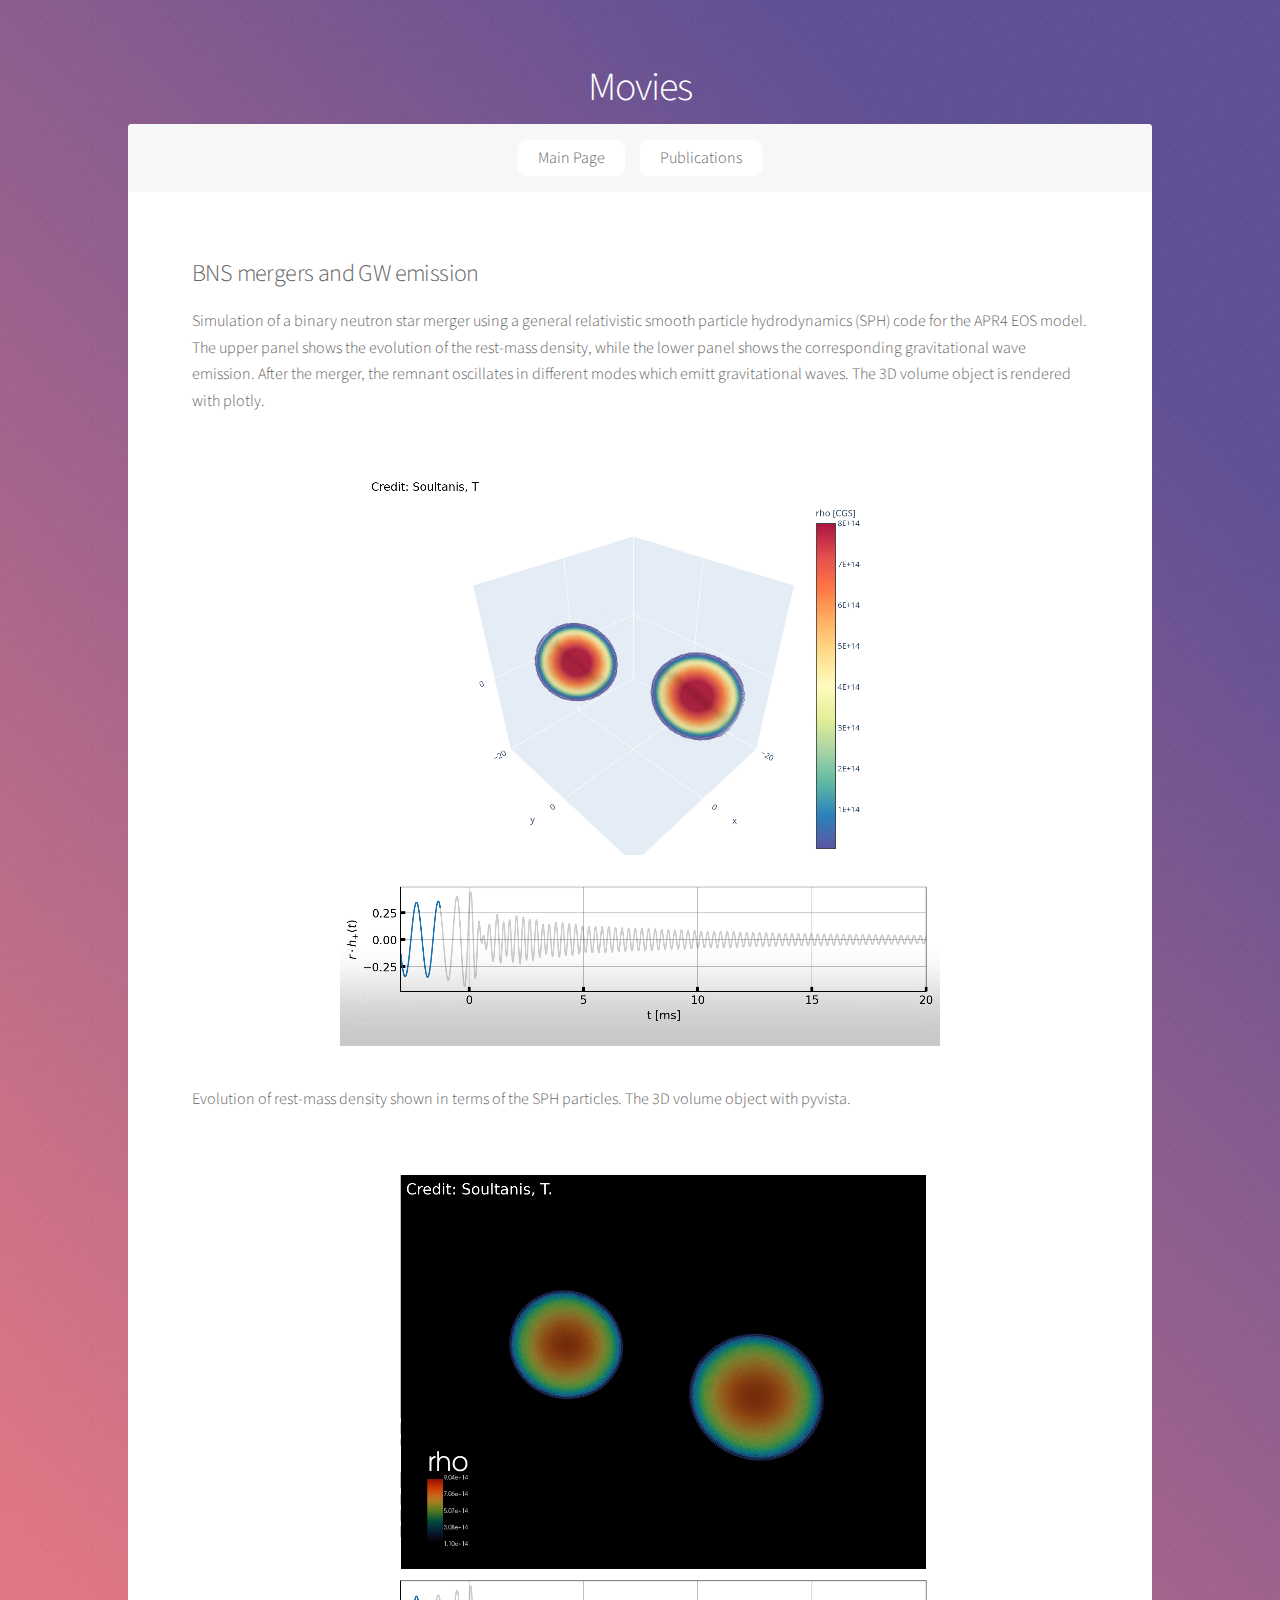
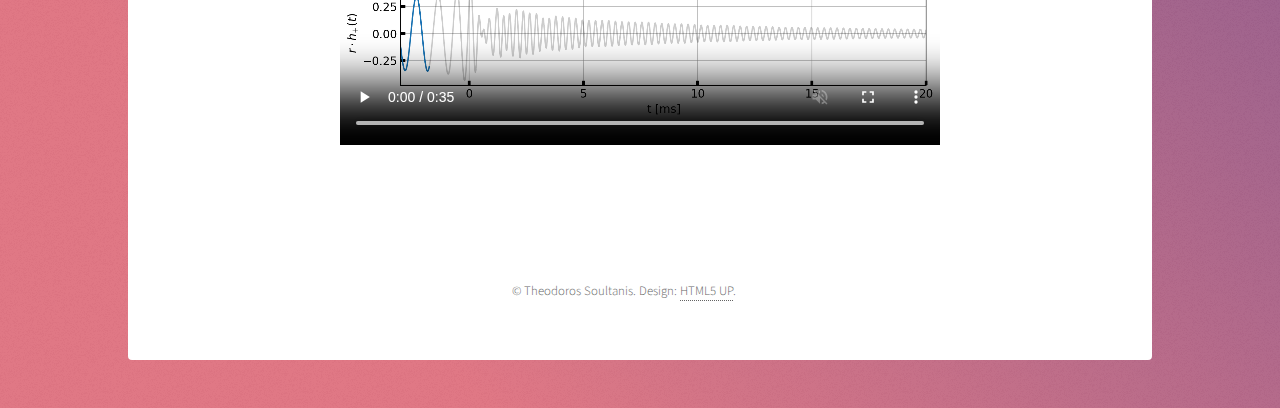
<file: my_movies_section.html>
<!DOCTYPE HTML>
<!--
	Stellar by HTML5 UP
	html5up.net | @ajlkn
	Free for personal and commercial use under the CCA 3.0 license (html5up.net/license)
-->
<html>
	<head>
		<title>Movies - Stellar by HTML5 UP</title>
		<meta charset="utf-8" />
		<meta name="viewport" content="width=device-width, initial-scale=1, user-scalable=no" />
		<link rel="stylesheet" href="assets/css/main.css" />
		<noscript><link rel="stylesheet" href="assets/css/noscript.css" /></noscript>
	</head>
	<body class="is-preload">

		<!-- Wrapper -->
			<div id="wrapper">

				<!-- Header -->
					<header id="header">
						<h1>Movies</h1>
						<!--	<p>Ipsum dolor sit amet nullam</p> -->
					</header>


  <style>
    body {
      display: flex;
      align-items: center;
      justify-content: center;
    }

    .centered-object {
      text-align: center; /* Center the content horizontally */
    }
  </style>

  					<nav id="nav">
						<ul>
							<li><a href="index.html" class="active">Main Page</a></li>
							<li><a href="my_publications_section.html" class="active">Publications</a></li>
						</ul>
					</nav>


				<!-- Main -->
					<div id="main">

						<!-- Content -->
							<section id="content" class="main">
								<!--<span class="image main"><img src="images/pic04.jpg" alt="" /></span> -->
								
								<h2>BNS mergers and GW emission</h2>
								<p>Simulation of a binary neutron star merger using a general relativistic smooth particle hydrodynamics (SPH) code for the APR4 EOS model. The upper panel shows the evolution of the rest-mass density, while the lower panel shows the corresponding gravitational wave emission. After the merger, the remnant oscillates in different modes which emitt gravitational waves. The 3D volume object is rendered with plotly. </p>

								
								<div class="centered-object">							
								<video controls width="600" height="600" autoplay muted> 
								  <source src="images/video_1.mp4" type="video/mp4">
								</video>
								</div>
								<p>




								 </p>
								<p>Evolution of rest-mass density shown in terms of the SPH particles. The 3D volume object with pyvista. </p>		
								<div class="centered-object">							
								<video controls width="600" height="600" autoplay muted> 
								  <source src="images/video_4.mp4" type="video/mp4">
								</video>
								</div>

								
								<!--
								<h2>Movie 2</h2>
								<p>Description 2</p>

								<h2>Movie 3</h2>
								<p>Description 3</p>
								-->
							</section>


				<!-- Footer -->

					<footer id="footer">
						<!--
						<section>
							<h2>Aliquam sed mauris</h2>
							<p>Sed lorem ipsum dolor sit amet et nullam consequat feugiat consequat magna adipiscing tempus etiam dolore veroeros. eget dapibus mauris. Cras aliquet, nisl ut viverra sollicitudin, ligula erat egestas velit, vitae tincidunt odio.</p>
							<ul class="actions">
								<li><a href="#" class="button">Learn More</a></li>
							</ul>
						</section>
						<section>
							<h2>Etiam feugiat</h2>
							<dl class="alt">
								<dt>Address</dt>
								<dd>1234 Somewhere Road &bull; Nashville, TN 00000 &bull; USA</dd>
								<dt>Phone</dt>
								<dd>(000) 000-0000 x 0000</dd>
								<dt>Email</dt>
								<dd><a href="#">information@untitled.tld</a></dd>
							</dl>
							<ul class="icons">
								<li><a href="#" class="icon brands fa-twitter alt"><span class="label">Twitter</span></a></li>
								<li><a href="#" class="icon brands fa-facebook-f alt"><span class="label">Facebook</span></a></li>
								<li><a href="#" class="icon brands fa-instagram alt"><span class="label">Instagram</span></a></li>
								<li><a href="#" class="icon brands fa-github alt"><span class="label">GitHub</span></a></li>
								<li><a href="#" class="icon brands fa-dribbble alt"><span class="label">Dribbble</span></a></li>
							</ul>
						</section>
					-->
						<p class="copyright">&copy; Theodoros Soultanis. Design: <a href="https://html5up.net">HTML5 UP</a>.</p>
					</footer>

			</div>

		<!-- Scripts -->
			<script src="assets/js/jquery.min.js"></script>
			<script src="assets/js/jquery.scrollex.min.js"></script>
			<script src="assets/js/jquery.scrolly.min.js"></script>
			<script src="assets/js/browser.min.js"></script>
			<script src="assets/js/breakpoints.min.js"></script>
			<script src="assets/js/util.js"></script>
			<script src="assets/js/main.js"></script>

	</body>
</html>
</file>
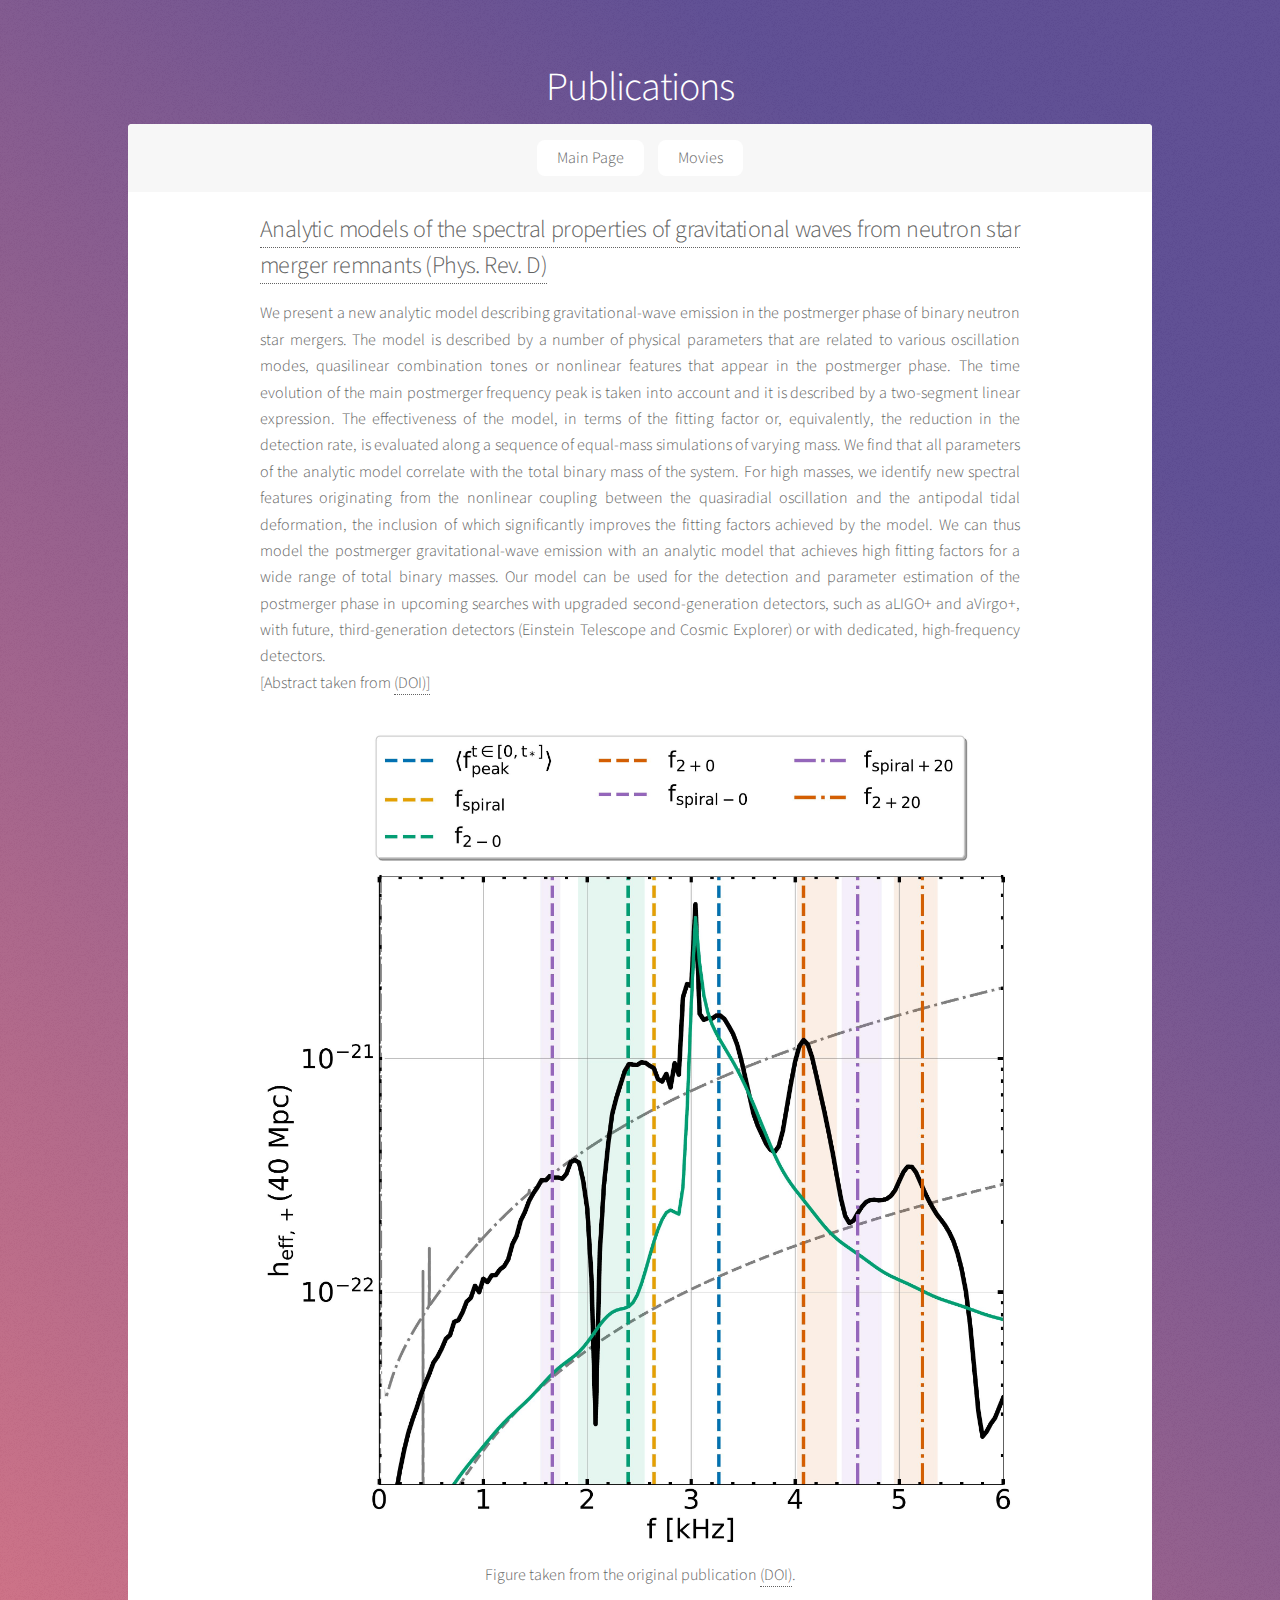
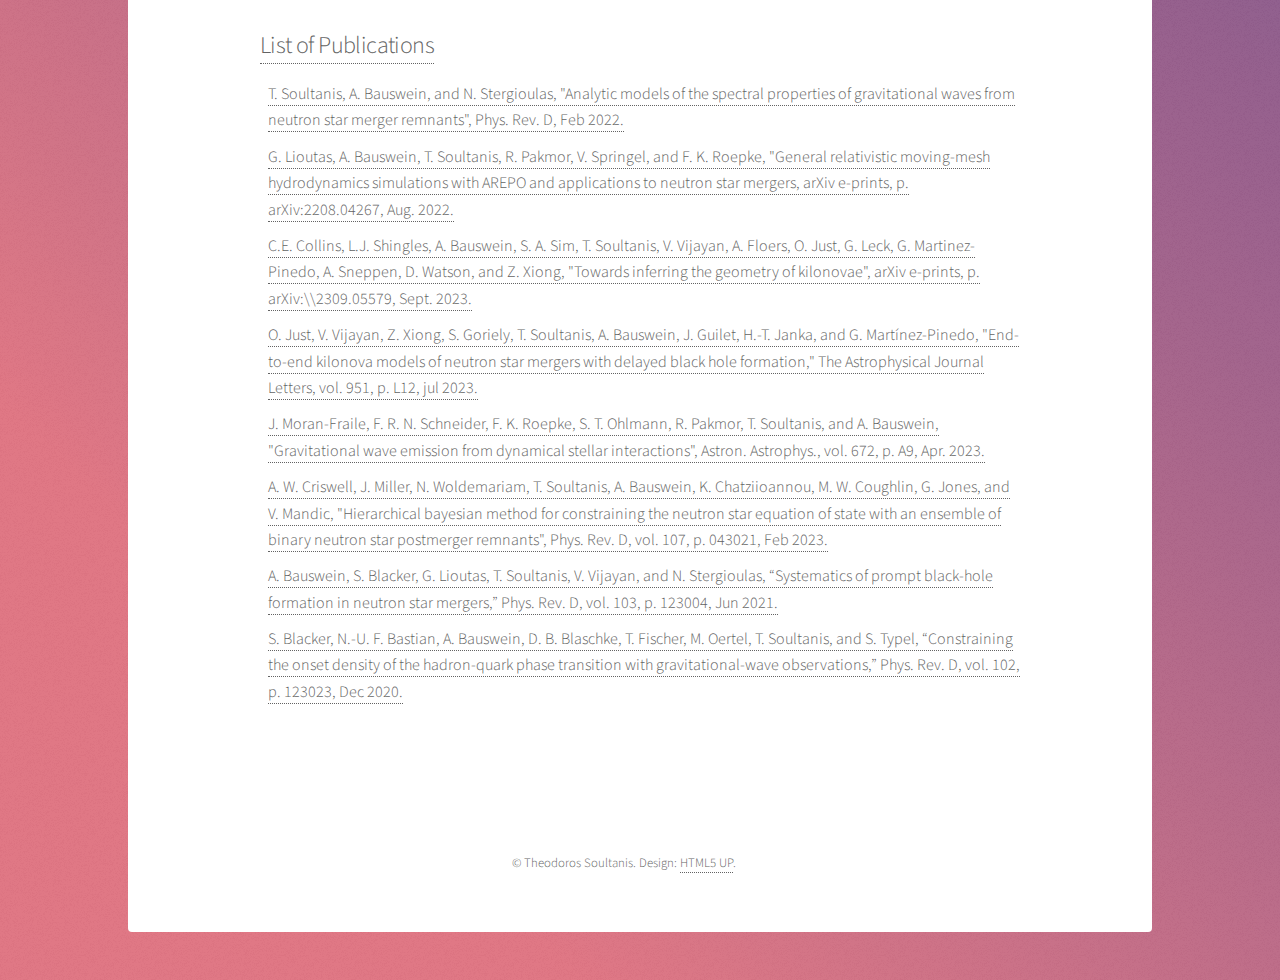
<file: my_publications_section.html>
<!DOCTYPE HTML>
<!--
	Stellar by HTML5 UP
	html5up.net | @ajlkn
	Free for personal and commercial use under the CCA 3.0 license (html5up.net/license)
-->
<html>
	<head>
		<title>Publications - Stellar by HTML5 UP</title>
		<meta charset="utf-8" />
		<meta name="viewport" content="width=device-width, initial-scale=1, user-scalable=no" />
		<link rel="stylesheet" href="assets/css/main.css" />
		<noscript><link rel="stylesheet" href="assets/css/noscript.css" /></noscript>
	</head>
	<body class="is-preload">

		<!-- Wrapper -->
			<div id="wrapper">

				<!-- Header -->
					<header id="header">
						<h1>Publications</h1>
						<!--	<p>Ipsum dolor sit amet nullam</p> -->
					</header>


  <style>
    body {
      display: flex;
      align-items: center;
      justify-content: center;
    }

    .centered-object {
      text-align: center; /* Center the content horizontally */
    }
  </style>


  <style>
  	
   
    .project-description {
      text-align: justify; /* Set your desired text alignment */
      max-width: 800px; /* Adjust the maximum width as needed */
      margin: 0 auto; /* Center the description horizontally */
      padding: 20px; /* Add padding for better readability */
    }

    .project-description img {
      float: left; /* Float the image to the left of the text */
      max-width:900px;
	  width:100%;
      margin-right: 20px; /* Add some margin to separate the image and text */
    }    

    .publications {
      max-width: 800px; /* Adjust the maximum width as needed */
      margin: 0 auto; /* Center the section horizontally */
      padding: 20px; /* Add padding for better readability */
    }

    .publications h2 {
      color: #333; /* Set the color for section headings */
    }

    .publications ul {
      list-style-type: none; /* Remove default list styling */
      padding: 0; /* Remove default padding */
    }

    .publications li {
      margin-bottom: 10px; /* Add some margin between list items */
    }



  </style>
				<!-- Nav -->
					<nav id="nav">
						<ul>
							<li><a href="index.html" class="active">Main Page</a></li>
							<li><a href="Movies.html" class="active">Movies</a></li>
						</ul>
					</nav>
				<!-- Main -->
					<div id="main">


						<!-- Content -->
							<!--<section id="content" class="main">
								<span class="image main"><img src="images/pic04.jpg" alt="" /></span> -->


  <section class="project-description">
  	
<h2><a href="https://doi.org/10.1103/PhysRevD.105.043020" target="_blank">Analytic models of the spectral properties of gravitational waves from neutron star merger remnants  (Phys. Rev. D)</a></h2>

<!--<img src="images/output.jpeg-1.jpg" alt="Project Image" width="400" height="400"> -->
								<p>We present a new analytic model describing gravitational-wave emission in the postmerger phase of binary neutron star mergers. The model is described by a number of physical parameters that are related to various oscillation modes, quasilinear combination tones or nonlinear features that appear in the postmerger phase. The time evolution of the main postmerger frequency peak is taken into account and it is described by a two-segment linear expression. The effectiveness of the model, in terms of the fitting factor or, equivalently, the reduction in the detection rate, is evaluated along a sequence of equal-mass simulations of varying mass. We find that all parameters of the analytic model correlate with the total binary mass of the system. For high masses, we identify new spectral features originating from the nonlinear coupling between the quasiradial oscillation and the antipodal tidal deformation, the inclusion of which significantly improves the fitting factors achieved by the model. We can thus model the postmerger gravitational-wave emission with an analytic model that achieves high fitting factors for a wide range of total binary masses. Our model can be used for the detection and parameter estimation of the postmerger phase in upcoming searches with upgraded second-generation detectors, such as aLIGO+ and aVirgo+, with future, third-generation detectors (Einstein Telescope and Cosmic Explorer) or with dedicated, high-frequency detectors. <br>
									[Abstract taken from <a href="https://doi.org/10.1103/PhysRevD.105.043020" target="_blank">(DOI)]</a></p>

								<p></p>


								<div class="centered-object">							
								<figure>
									<span class="image"><img src="images/output.jpeg-2.jpg" height="auto" alt="" /></span>	
									<figcaption>Figure taken from the original publication <a href="https://doi.org/10.1103/PhysRevD.105.043020" target="_blank">(DOI)</a>.</figcaption>
								</figure>
								</div>
								
							</section>


								

								<section class="publications">
  <h2><a href="https://ui.adsabs.harvard.edu/public-libraries/dfB_VicvTXS2ih2plUk7Qw" target="_blank">List of Publications</a></h2>
  
  <ul>
    <li><a href="https://doi.org/10.1103/PhysRevD.105.043020" target="_blank">T. Soultanis, A. Bauswein, and N. Stergioulas, "Analytic models of the
  spectral properties of gravitational waves from neutron star merger
  remnants", Phys. Rev. D, Feb 2022.</a></li>
<li><a href="https://doi.org/10.48550/arXiv.2208.04267" target="_blank">G. Lioutas, A. Bauswein, T. Soultanis, R. Pakmor, V. Springel, and F. K. Roepke, "General relativistic moving-mesh hydrodynamics
  simulations with AREPO and applications to neutron star mergers, arXiv e-prints, p. arXiv:2208.04267, Aug. 2022.</a></li>

<li><a href="https://doi.org/10.48550/arXiv.2309.05579" target="_blank">C.E. Collins, L.J. Shingles, A. Bauswein, S. A. Sim, T. Soultanis,
  V. Vijayan, A. Floers, O. Just, G. Leck, G. Martinez-Pinedo,
  A. Sneppen, D. Watson, and Z. Xiong, "Towards inferring the geometry
  of kilonovae", arXiv e-prints, p. arXiv:\\2309.05579, Sept. 2023.
</a></li>

<li><a href="https://dx.doi.org/10.3847/2041-8213/acdad2" target="_blank">O. Just, V. Vijayan, Z. Xiong, S. Goriely, T. Soultanis, A. Bauswein,
  J. Guilet, H.-T. Janka, and G. Martínez-Pinedo, "End-to-end kilonova models
  of neutron star mergers with delayed black hole formation," The Astrophysical Journal Letters, vol. 951, p. L12, jul 2023.
</a></li>

<li><a href="https://doi.org/10.1051/0004-6361/202245109" target="_blank">J. Moran-Fraile, F. R. N. Schneider, F. K. Roepke, S. T.
  Ohlmann, R. Pakmor, T. Soultanis, and A. Bauswein, "Gravitational
  wave emission from dynamical stellar interactions", Astron. Astrophys., vol. 672, p. A9, Apr. 2023.
</a></li>

<li><a href="https://link.aps.org/doi/10.1103/PhysRevD.107.043021" target="_blank">A. W. Criswell, J. Miller, N. Woldemariam, T. Soultanis, A. Bauswein, K. Chatziioannou, M. W. Coughlin, G. Jones, and V. Mandic, "Hierarchical bayesian method
for constraining the neutron star equation of state with an ensemble of binary neutron
star postmerger remnants", Phys. Rev. D, vol. 107, p. 043021, Feb 2023.
</a></li>

<li><a href="https://link.aps.org/doi/10.1103/PhysRevD.103.123004" target="_blank">A. Bauswein, S. Blacker, G. Lioutas, T. Soultanis, V. Vijayan, and N. Stergioulas, “Systematics of prompt black-hole formation in neutron star mergers,” Phys. Rev.
D, vol. 103, p. 123004, Jun 2021.
</a></li>

<li><a href="https://link.aps.org/doi/10.1103/PhysRevD.102.123023" target="_blank">S. Blacker, N.-U. F. Bastian, A. Bauswein, D. B. Blaschke, T. Fischer, M. Oertel, T. Soultanis, and S. Typel, “Constraining the onset density of the hadron-quark
phase transition with gravitational-wave observations,” Phys. Rev. D, vol. 102, p. 123023, Dec 2020.
</a></li>



 



    <!-- Add more list items for each publication -->
  </ul>
</section>
																	
<!--
								<h2>Movie 3</h2>
								<p>Description 3</p>
								-->
							


				<!-- Footer -->

					<footer id="footer">
						<!--
						<section>
							<h2>Aliquam sed mauris</h2>
							<p>Sed lorem ipsum dolor sit amet et nullam consequat feugiat consequat magna adipiscing tempus etiam dolore veroeros. eget dapibus mauris. Cras aliquet, nisl ut viverra sollicitudin, ligula erat egestas velit, vitae tincidunt odio.</p>
							<ul class="actions">
								<li><a href="#" class="button">Learn More</a></li>
							</ul>
						</section>
						<section>
							<h2>Etiam feugiat</h2>
							<dl class="alt">
								<dt>Address</dt>
								<dd>1234 Somewhere Road &bull; Nashville, TN 00000 &bull; USA</dd>
								<dt>Phone</dt>
								<dd>(000) 000-0000 x 0000</dd>
								<dt>Email</dt>
								<dd><a href="#">information@untitled.tld</a></dd>
							</dl>
							<ul class="icons">
								<li><a href="#" class="icon brands fa-twitter alt"><span class="label">Twitter</span></a></li>
								<li><a href="#" class="icon brands fa-facebook-f alt"><span class="label">Facebook</span></a></li>
								<li><a href="#" class="icon brands fa-instagram alt"><span class="label">Instagram</span></a></li>
								<li><a href="#" class="icon brands fa-github alt"><span class="label">GitHub</span></a></li>
								<li><a href="#" class="icon brands fa-dribbble alt"><span class="label">Dribbble</span></a></li>
							</ul>
						</section>
					-->
						<p class="copyright">&copy; Theodoros Soultanis. Design: <a href="https://html5up.net">HTML5 UP</a>.</p>
					</footer>

			</div>

		<!-- Scripts -->
			<script src="assets/js/jquery.min.js"></script>
			<script src="assets/js/jquery.scrollex.min.js"></script>
			<script src="assets/js/jquery.scrolly.min.js"></script>
			<script src="assets/js/browser.min.js"></script>
			<script src="assets/js/breakpoints.min.js"></script>
			<script src="assets/js/util.js"></script>
			<script src="assets/js/main.js"></script>

	</body>
</html>
</file>
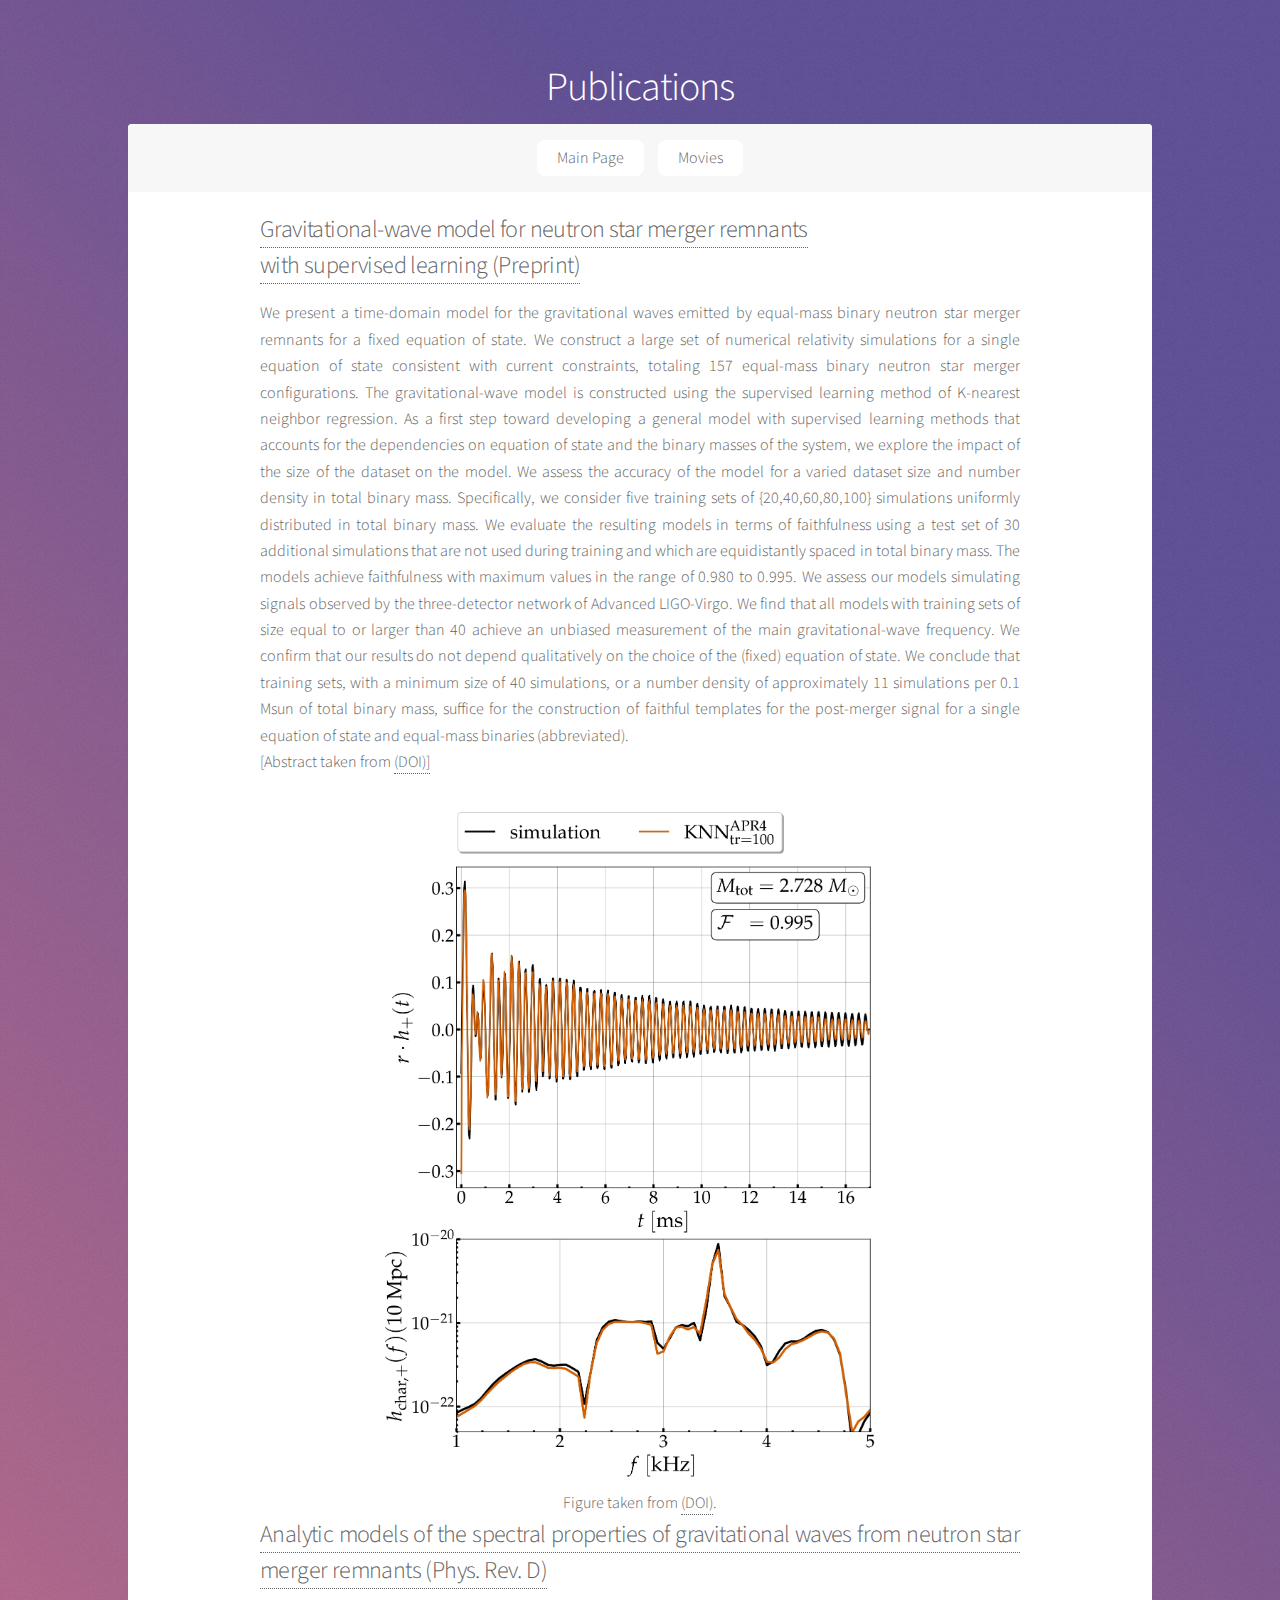
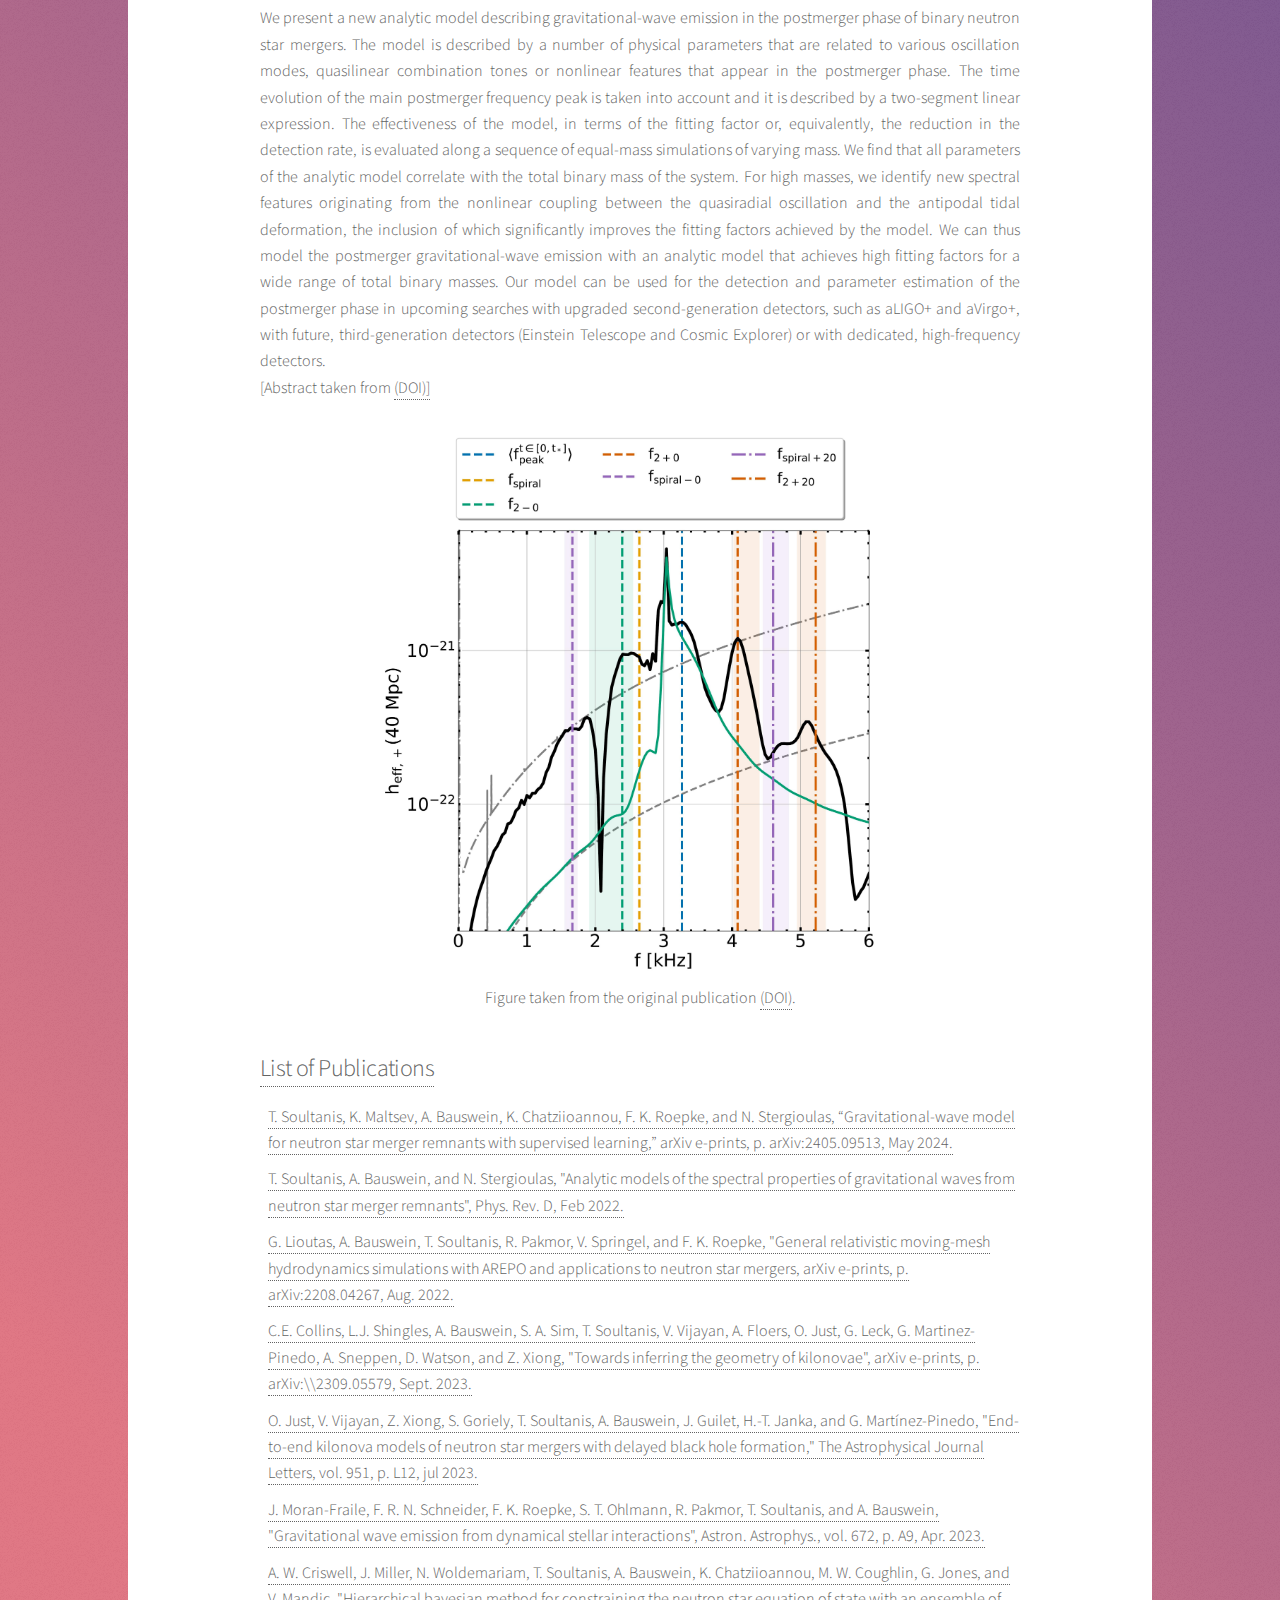
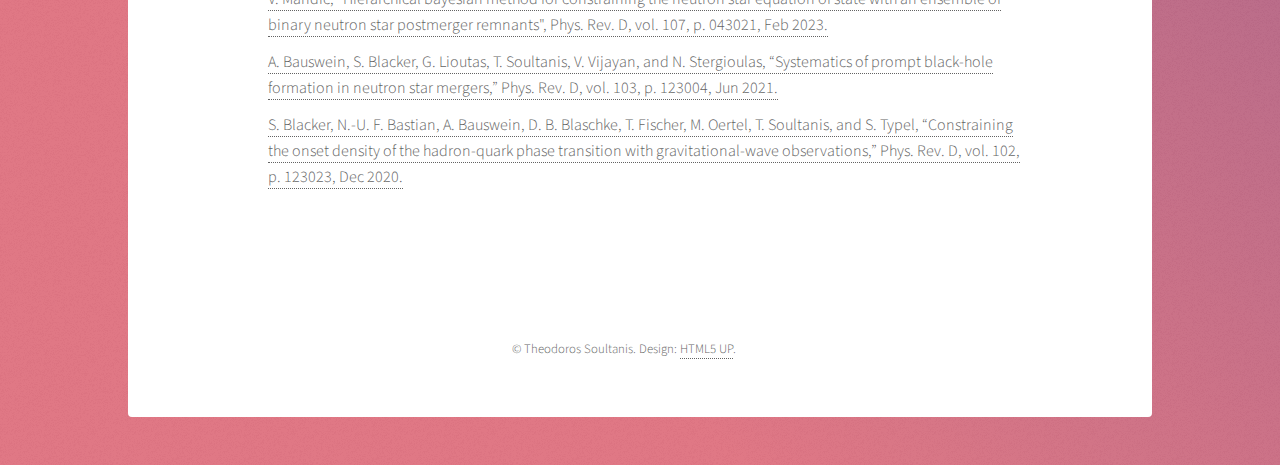
<file: Publications.html>
<!DOCTYPE HTML>
<!--
	Stellar by HTML5 UP
	html5up.net | @ajlkn
	Free for personal and commercial use under the CCA 3.0 license (html5up.net/license)
-->
<html>
	<head>
		<title>Publications</title>
		<meta charset="utf-8" />
		<meta name="viewport" content="width=device-width, initial-scale=1, user-scalable=no" />
		<link rel="stylesheet" href="assets/css/main.css" />
		<noscript><link rel="stylesheet" href="assets/css/noscript.css" /></noscript>
		<link rel="shortcut icon" type="image/x-icon" href="images/favicon.ico">
	</head>
	<body class="is-preload">

		<!-- Wrapper -->
			<div id="wrapper">

				<!-- Header -->
					<header id="header">
						<h1>Publications</h1>
						<!--	<p>Ipsum dolor sit amet nullam</p> -->
					</header>


  <style>
    body {
      display: flex;
      align-items: center;
      justify-content: center;
    }

    .centered-object {
      text-align: center; /* Center the content horizontally */
    }
  </style>


  <style>
  	
   
    .project-description {
      text-align: justify; /* Set your desired text alignment */
      max-width: 800px; /* Adjust the maximum width as needed */
      margin: 0 auto; /* Center the description horizontally */
      padding: 20px; /* Add padding for better readability */
    }

    .project-description img {
      float: left; /* Float the image to the left of the text */
      max-width:500px;
	  width:100%;
      margin-right: 20px; /* Add some margin to separate the image and text */
    }    

    .publications {
      max-width: 800px; /* Adjust the maximum width as needed */
      margin: 0 auto; /* Center the section horizontally */
      padding: 20px; /* Add padding for better readability */
    }

    .publications h2 {
      color: #333; /* Set the color for section headings */
    }

    .publications ul {
      list-style-type: none; /* Remove default list styling */
      padding: 0; /* Remove default padding */
    }

    .publications li {
      margin-bottom: 10px; /* Add some margin between list items */
    }



  </style>
				<!-- Nav -->
					<nav id="nav">
						<ul>
							<li><a href="index.html" class="active">Main Page</a></li>
							<li><a href="Movies.html" class="active">Movies</a></li>
						</ul>
					</nav>
				<!-- Main -->
					<div id="main">


						<!-- Content -->
							<!--<section id="content" class="main">
								<span class="image main"><img src="images/pic04.jpg" alt="" /></span> -->


  <section class="project-description">

<h2><a href="https://arxiv.org/abs/2405.09513" target="_blank">Gravitational-wave model for neutron star merger remnants <br>with supervised learning  (Preprint)</a></h2>

<!--<img src="images/output.jpeg-1.jpg" alt="Project Image" width="400" height="400"> -->
								<p>We present a time-domain model for the gravitational waves emitted by equal-mass binary neutron star merger remnants for a fixed equation of state. We construct a large set of numerical relativity simulations for a single equation of state consistent with current constraints, totaling 157 equal-mass binary neutron star merger configurations. The gravitational-wave model is constructed using the supervised learning method of K-nearest neighbor regression. As a first step toward developing a general model with supervised learning methods that accounts for the dependencies on equation of state and the binary masses of the system, we explore the impact of the size of the dataset on the model. We assess the accuracy of the model for a varied dataset size and number density in total binary mass. Specifically, we consider five training sets of {20,40,60,80,100} simulations uniformly distributed in total binary mass. We evaluate the resulting models in terms of faithfulness using a test set of 30 additional simulations that are not used during training and which are equidistantly spaced in total binary mass. The models achieve faithfulness with maximum values in the range of 0.980 to 0.995. We assess our models simulating signals observed by the three-detector network of Advanced LIGO-Virgo. We find that all models with training sets of size equal to or larger than 40 achieve an unbiased measurement of the main gravitational-wave frequency. We confirm that our results do not depend qualitatively on the choice of the (fixed) equation of state. We conclude that training sets, with a minimum size of 40 simulations, or a number density of approximately 11 simulations per 0.1 Msun of total binary mass, suffice for the construction of faithful templates for the post-merger signal for a single equation of state and equal-mass binaries (abbreviated).<br>
									[Abstract taken from <a href="https://arxiv.org/abs/2405.09513" target="_blank">(DOI)]</a></p>

								<p></p>


								<div class="centered-object">							
								<figure>
									<span class="image"><img src="images/dumpFFT_modelsim-mot2times1.3640_q1.0000_page-0001.jpg" height="auto" alt="" /></span>	
									<figcaption>Figure taken from <a href="https://arxiv.org/abs/2405.09513" target="_blank">(DOI)</a>.</figcaption>
								</figure>
								</div>

  	
<h2><a href="https://doi.org/10.1103/PhysRevD.105.043020" target="_blank">Analytic models of the spectral properties of gravitational waves from neutron star merger remnants  (Phys. Rev. D)</a></h2>

<!--<img src="images/output.jpeg-1.jpg" alt="Project Image" width="400" height="400"> -->
								<p>We present a new analytic model describing gravitational-wave emission in the postmerger phase of binary neutron star mergers. The model is described by a number of physical parameters that are related to various oscillation modes, quasilinear combination tones or nonlinear features that appear in the postmerger phase. The time evolution of the main postmerger frequency peak is taken into account and it is described by a two-segment linear expression. The effectiveness of the model, in terms of the fitting factor or, equivalently, the reduction in the detection rate, is evaluated along a sequence of equal-mass simulations of varying mass. We find that all parameters of the analytic model correlate with the total binary mass of the system. For high masses, we identify new spectral features originating from the nonlinear coupling between the quasiradial oscillation and the antipodal tidal deformation, the inclusion of which significantly improves the fitting factors achieved by the model. We can thus model the postmerger gravitational-wave emission with an analytic model that achieves high fitting factors for a wide range of total binary masses. Our model can be used for the detection and parameter estimation of the postmerger phase in upcoming searches with upgraded second-generation detectors, such as aLIGO+ and aVirgo+, with future, third-generation detectors (Einstein Telescope and Cosmic Explorer) or with dedicated, high-frequency detectors. <br>
									[Abstract taken from <a href="https://doi.org/10.1103/PhysRevD.105.043020" target="_blank">(DOI)]</a></p>

								<p></p>


								<div class="centered-object">							
								<figure>
									<span class="image"><img src="images/output.jpeg-2.jpg" height="auto" alt="" /></span>	
									<figcaption>Figure taken from the original publication <a href="https://doi.org/10.1103/PhysRevD.105.043020" target="_blank">(DOI)</a>.</figcaption>
								</figure>
								</div>
								
							</section>


								

								<section class="publications">
  <h2><a href="https://ui.adsabs.harvard.edu/public-libraries/dfB_VicvTXS2ih2plUk7Qw" target="_blank">List of Publications</a></h2>
  
  <ul>
<li><a href="https://arxiv.org/abs/2405.09513" target="_blank"> T. Soultanis, K. Maltsev, A. Bauswein, K. Chatziioannou, F. K. Roepke, and N. Stergioulas, “Gravitational-wave model for neutron star merger remnants with supervised learning,” arXiv e-prints, p. arXiv:2405.09513, May 2024. </a></li>

<li><a href="https://doi.org/10.1103/PhysRevD.105.043020" target="_blank">T. Soultanis, A. Bauswein, and N. Stergioulas, "Analytic models of the
  spectral properties of gravitational waves from neutron star merger
  remnants", Phys. Rev. D, Feb 2022.</a></li>
<li><a href="https://doi.org/10.48550/arXiv.2208.04267" target="_blank">G. Lioutas, A. Bauswein, T. Soultanis, R. Pakmor, V. Springel, and F. K. Roepke, "General relativistic moving-mesh hydrodynamics
  simulations with AREPO and applications to neutron star mergers, arXiv e-prints, p. arXiv:2208.04267, Aug. 2022.</a></li>

<li><a href="https://doi.org/10.48550/arXiv.2309.05579" target="_blank">C.E. Collins, L.J. Shingles, A. Bauswein, S. A. Sim, T. Soultanis,
  V. Vijayan, A. Floers, O. Just, G. Leck, G. Martinez-Pinedo,
  A. Sneppen, D. Watson, and Z. Xiong, "Towards inferring the geometry
  of kilonovae", arXiv e-prints, p. arXiv:\\2309.05579, Sept. 2023.
</a></li>

<li><a href="https://dx.doi.org/10.3847/2041-8213/acdad2" target="_blank">O. Just, V. Vijayan, Z. Xiong, S. Goriely, T. Soultanis, A. Bauswein,
  J. Guilet, H.-T. Janka, and G. Martínez-Pinedo, "End-to-end kilonova models
  of neutron star mergers with delayed black hole formation," The Astrophysical Journal Letters, vol. 951, p. L12, jul 2023.
</a></li>

<li><a href="https://doi.org/10.1051/0004-6361/202245109" target="_blank">J. Moran-Fraile, F. R. N. Schneider, F. K. Roepke, S. T.
  Ohlmann, R. Pakmor, T. Soultanis, and A. Bauswein, "Gravitational
  wave emission from dynamical stellar interactions", Astron. Astrophys., vol. 672, p. A9, Apr. 2023.
</a></li>

<li><a href="https://link.aps.org/doi/10.1103/PhysRevD.107.043021" target="_blank">A. W. Criswell, J. Miller, N. Woldemariam, T. Soultanis, A. Bauswein, K. Chatziioannou, M. W. Coughlin, G. Jones, and V. Mandic, "Hierarchical bayesian method
for constraining the neutron star equation of state with an ensemble of binary neutron
star postmerger remnants", Phys. Rev. D, vol. 107, p. 043021, Feb 2023.
</a></li>

<li><a href="https://link.aps.org/doi/10.1103/PhysRevD.103.123004" target="_blank">A. Bauswein, S. Blacker, G. Lioutas, T. Soultanis, V. Vijayan, and N. Stergioulas, “Systematics of prompt black-hole formation in neutron star mergers,” Phys. Rev.
D, vol. 103, p. 123004, Jun 2021.
</a></li>

<li><a href="https://link.aps.org/doi/10.1103/PhysRevD.102.123023" target="_blank">S. Blacker, N.-U. F. Bastian, A. Bauswein, D. B. Blaschke, T. Fischer, M. Oertel, T. Soultanis, and S. Typel, “Constraining the onset density of the hadron-quark
phase transition with gravitational-wave observations,” Phys. Rev. D, vol. 102, p. 123023, Dec 2020.
</a></li>



 



    <!-- Add more list items for each publication -->
  </ul>
</section>
																	
<!--
								<h2>Movie 3</h2>
								<p>Description 3</p>
								-->
							


				<!-- Footer -->

					<footer id="footer">
						<!--
						<section>
							<h2>Aliquam sed mauris</h2>
							<p>Sed lorem ipsum dolor sit amet et nullam consequat feugiat consequat magna adipiscing tempus etiam dolore veroeros. eget dapibus mauris. Cras aliquet, nisl ut viverra sollicitudin, ligula erat egestas velit, vitae tincidunt odio.</p>
							<ul class="actions">
								<li><a href="#" class="button">Learn More</a></li>
							</ul>
						</section>
						<section>
							<h2>Etiam feugiat</h2>
							<dl class="alt">
								<dt>Address</dt>
								<dd>1234 Somewhere Road &bull; Nashville, TN 00000 &bull; USA</dd>
								<dt>Phone</dt>
								<dd>(000) 000-0000 x 0000</dd>
								<dt>Email</dt>
								<dd><a href="#">information@untitled.tld</a></dd>
							</dl>
							<ul class="icons">
								<li><a href="#" class="icon brands fa-twitter alt"><span class="label">Twitter</span></a></li>
								<li><a href="#" class="icon brands fa-facebook-f alt"><span class="label">Facebook</span></a></li>
								<li><a href="#" class="icon brands fa-instagram alt"><span class="label">Instagram</span></a></li>
								<li><a href="#" class="icon brands fa-github alt"><span class="label">GitHub</span></a></li>
								<li><a href="#" class="icon brands fa-dribbble alt"><span class="label">Dribbble</span></a></li>
							</ul>
						</section>
					-->
						<p class="copyright">&copy; Theodoros Soultanis. Design: <a href="https://html5up.net">HTML5 UP</a>.</p>
					</footer>

			</div>

		<!-- Scripts -->
			<script src="assets/js/jquery.min.js"></script>
			<script src="assets/js/jquery.scrollex.min.js"></script>
			<script src="assets/js/jquery.scrolly.min.js"></script>
			<script src="assets/js/browser.min.js"></script>
			<script src="assets/js/breakpoints.min.js"></script>
			<script src="assets/js/util.js"></script>
			<script src="assets/js/main.js"></script>

	</body>
</html>
</file>
<file: assets/css/noscript.css>
/*
	Stellar by HTML5 UP
	html5up.net | @ajlkn
	Free for personal and commercial use under the CCA 3.0 license (html5up.net/license)
*/

/* Header */

	body.is-preload #header.alt > * {
		opacity: 1;
	}

	body.is-preload #header.alt .logo {
		-moz-transform: none;
		-webkit-transform: none;
		-ms-transform: none;
		transform: none;
	}
</file>
<file: assets/css/main.css>
@import url(fontawesome-all.min.css);
@import 'https://fonts.googleapis.com/css?family=Source+Sans+Pro:300,400';

/*
	Stellar by HTML5 UP
	html5up.net | @ajlkn
	Free for personal and commercial use under the CCA 3.0 license (html5up.net/license)
*/

html, body, div, span, applet, object,
iframe, h1, h2, h3, h4, h5, h6, p, blockquote,
pre, a, abbr, acronym, address, big, cite,
code, del, dfn, em, img, ins, kbd, q, s, samp,
small, strike, strong, sub, sup, tt, var, b,
u, i, center, dl, dt, dd, ol, ul, li, fieldset,
form, label, legend, table, caption, tbody,
tfoot, thead, tr, th, td, article, aside,
canvas, details, embed, figure, figcaption,
footer, header, hgroup, menu, nav, output, ruby,
section, summary, time, mark, audio, video {
	margin: 0;
	padding: 0;
	border: 0;
	font-size: 100%;
	font: inherit;
	vertical-align: baseline;}

article, aside, details, figcaption, figure,
footer, header, hgroup, menu, nav, section {
	display: block;}

body {
	line-height: 1;
}

ol, ul {
	list-style: none;
}

blockquote, q {
	quotes: none;
}

	blockquote:before, blockquote:after, q:before, q:after {
		content: '';
		content: none;
	}

table {
	border-collapse: collapse;
	border-spacing: 0;
}

body {
	-webkit-text-size-adjust: none;
}

mark {
	background-color: transparent;
	color: inherit;
}

input::-moz-focus-inner {
	border: 0;
	padding: 0;
}

input, select, textarea {
	-moz-appearance: none;
	-webkit-appearance: none;
	-ms-appearance: none;
	appearance: none;
}

/* Basic */

	@-ms-viewport {
		width: device-width;
	}

	body {
		-ms-overflow-style: scrollbar;
	}

	@media screen and (max-width: 480px) {

		html, body {
			min-width: 320px;
		}

	}

	html {
		box-sizing: border-box;
	}

	*, *:before, *:after {
		box-sizing: inherit;
	}

	body {
		background-color: #935d8c;
		background-image: url("images/overlay.png"), -moz-linear-gradient(45deg, #e37682 15%, #5f4d93 85%);
		background-image: url("images/overlay.png"), -webkit-linear-gradient(45deg, #e37682 15%, #5f4d93 85%);
		background-image: url("images/overlay.png"), -ms-linear-gradient(45deg, #e37682 15%, #5f4d93 85%);
		background-image: url("images/overlay.png"), linear-gradient(45deg, #e37682 15%, #5f4d93 85%);
	}

		body.is-preload *, body.is-preload *:before, body.is-preload *:after {
			-moz-animation: none !important;
			-webkit-animation: none !important;
			-ms-animation: none !important;
			animation: none !important;
			-moz-transition: none !important;
			-webkit-transition: none !important;
			-ms-transition: none !important;
			transition: none !important;
		}

/* Type */

	body {
		background-color: #935d8c;
		color: rgba(255, 255, 255, 0.65);
	}

	body, input, select, textarea {
		font-family: "Source Sans Pro", Helvetica, sans-serif;
		font-size: 17pt;
		font-weight: 300;
		line-height: 1.65;
	}

		@media screen and (max-width: 1680px) {

			body, input, select, textarea {
				font-size: 14pt;
			}

		}

		@media screen and (max-width: 1280px) {

			body, input, select, textarea {
				font-size: 12pt;
			}

		}

		@media screen and (max-width: 360px) {

			body, input, select, textarea {
				font-size: 11pt;
			}

		}

	a {
		-moz-transition: color 0.2s ease, border-bottom 0.2s ease;
		-webkit-transition: color 0.2s ease, border-bottom 0.2s ease;
		-ms-transition: color 0.2s ease, border-bottom 0.2s ease;
		transition: color 0.2s ease, border-bottom 0.2s ease;
		text-decoration: none;
		border-bottom: dotted 1px;
		color: inherit;
	}

		a:hover {
			border-bottom-color: transparent;
		}

	strong, b {
		font-weight: 400;
	}

	em, i {
		font-style: italic;
	}

	p {
		margin: 0 0 2em 0;
	}

		p.content {
			-moz-columns: 20em 2;
			-webkit-columns: 20em 2;
			-ms-columns: 20em 2;
			columns: 20em 2;
			-moz-column-gap: 2em;
			-webkit-column-gap: 2em;
			-ms-column-gap: 2em;
			column-gap: 2em;
			text-align: justify;
		}

	h1, h2, h3, h4, h5, h6 {
		font-weight: 300;
		line-height: 1.5;
		margin: 0 0 0.7em 0;
		letter-spacing: -0.025em;
	}

		h1 a, h2 a, h3 a, h4 a, h5 a, h6 a {
			color: inherit;
			text-decoration: none;
		}

	h1 {
		font-size: 2.5em;
		line-height: 1.2;
	}

	h2 {
		font-size: 1.5em;
	}

	h3 {
		font-size: 1.25em;
	}

	h4 {
		font-size: 1.1em;
	}

	h5 {
		font-size: 0.9em;
	}

	h6 {
		font-size: 0.7em;
	}

	@media screen and (max-width: 736px) {

		h1 {
			font-size: 2em;
		}

	}

	sub {
		font-size: 0.8em;
		position: relative;
		top: 0.5em;
	}

	sup {
		font-size: 0.8em;
		position: relative;
		top: -0.5em;
	}

	blockquote {
		border-left: solid 4px;
		font-style: italic;
		margin: 0 0 2em 0;
		padding: 0.5em 0 0.5em 2em;
	}

	code {
		border-radius: 8px;
		border: solid 1px;
		font-family: "Courier New", monospace;
		font-size: 0.9em;
		margin: 0 0.25em;
		padding: 0.25em 0.65em;
	}

	pre {
		-webkit-overflow-scrolling: touch;
		font-family: "Courier New", monospace;
		font-size: 0.9em;
		margin: 0 0 2em 0;
	}

		pre code {
			display: block;
			line-height: 1.75;
			padding: 1em 1.5em;
			overflow-x: auto;
		}

	hr {
		border: 0;
		border-bottom: solid 1px;
		margin: 2em 0;
	}

		hr.major {
			margin: 3em 0;
		}

	.align-left {
		text-align: left;
	}

	.align-center {
		text-align: center;
	}

	.align-right {
		text-align: right;
	}

	input, select, textarea {
		color: #ffffff;
	}

	a:hover {
		color: #ffffff;
	}

	strong, b {
		color: #ffffff;
	}

	h1, h2, h3, h4, h5, h6 {
		color: #ffffff;
	}

	blockquote {
		border-left-color: rgba(255, 255, 255, 0.35);
	}

	code {
		background: rgba(255, 255, 255, 0.075);
		border-color: rgba(255, 255, 255, 0.35);
	}

	hr {
		border-bottom-color: rgba(255, 255, 255, 0.35);
	}

/* Row */

	.row {
		display: flex;
		flex-wrap: wrap;
		box-sizing: border-box;
		align-items: stretch;
	}

		.row > * {
			box-sizing: border-box;
		}

		.row.gtr-uniform > * > :last-child {
			margin-bottom: 0;
		}

		.row.aln-left {
			justify-content: flex-start;
		}

		.row.aln-center {
			justify-content: center;
		}

		.row.aln-right {
			justify-content: flex-end;
		}

		.row.aln-top {
			align-items: flex-start;
		}

		.row.aln-middle {
			align-items: center;
		}

		.row.aln-bottom {
			align-items: flex-end;
		}

		.row > .imp {
			order: -1;
		}

		.row > .col-1 {
			width: 8.33333%;
		}

		.row > .off-1 {
			margin-left: 8.33333%;
		}

		.row > .col-2 {
			width: 16.66667%;
		}

		.row > .off-2 {
			margin-left: 16.66667%;
		}

		.row > .col-3 {
			width: 25%;
		}

		.row > .off-3 {
			margin-left: 25%;
		}

		.row > .col-4 {
			width: 33.33333%;
		}

		.row > .off-4 {
			margin-left: 33.33333%;
		}

		.row > .col-5 {
			width: 41.66667%;
		}

		.row > .off-5 {
			margin-left: 41.66667%;
		}

		.row > .col-6 {
			width: 50%;
		}

		.row > .off-6 {
			margin-left: 50%;
		}

		.row > .col-7 {
			width: 58.33333%;
		}

		.row > .off-7 {
			margin-left: 58.33333%;
		}

		.row > .col-8 {
			width: 66.66667%;
		}

		.row > .off-8 {
			margin-left: 66.66667%;
		}

		.row > .col-9 {
			width: 75%;
		}

		.row > .off-9 {
			margin-left: 75%;
		}

		.row > .col-10 {
			width: 83.33333%;
		}

		.row > .off-10 {
			margin-left: 83.33333%;
		}

		.row > .col-11 {
			width: 91.66667%;
		}

		.row > .off-11 {
			margin-left: 91.66667%;
		}

		.row > .col-12 {
			width: 100%;
		}

		.row > .off-12 {
			margin-left: 100%;
		}

		.row.gtr-0 {
			margin-top: 0;
			margin-left: 0em;
		}

			.row.gtr-0 > * {
				padding: 0 0 0 0em;
			}

			.row.gtr-0.gtr-uniform {
				margin-top: 0em;
			}

				.row.gtr-0.gtr-uniform > * {
					padding-top: 0em;
				}

		.row.gtr-25 {
			margin-top: 0;
			margin-left: -0.375em;
		}

			.row.gtr-25 > * {
				padding: 0 0 0 0.375em;
			}

			.row.gtr-25.gtr-uniform {
				margin-top: -0.375em;
			}

				.row.gtr-25.gtr-uniform > * {
					padding-top: 0.375em;
				}

		.row.gtr-50 {
			margin-top: 0;
			margin-left: -0.75em;
		}

			.row.gtr-50 > * {
				padding: 0 0 0 0.75em;
			}

			.row.gtr-50.gtr-uniform {
				margin-top: -0.75em;
			}

				.row.gtr-50.gtr-uniform > * {
					padding-top: 0.75em;
				}

		.row {
			margin-top: 0;
			margin-left: -1.5em;
		}

			.row > * {
				padding: 0 0 0 1.5em;
			}

			.row.gtr-uniform {
				margin-top: -1.5em;
			}

				.row.gtr-uniform > * {
					padding-top: 1.5em;
				}

		.row.gtr-150 {
			margin-top: 0;
			margin-left: -2.25em;
		}

			.row.gtr-150 > * {
				padding: 0 0 0 2.25em;
			}

			.row.gtr-150.gtr-uniform {
				margin-top: -2.25em;
			}

				.row.gtr-150.gtr-uniform > * {
					padding-top: 2.25em;
				}

		.row.gtr-200 {
			margin-top: 0;
			margin-left: -3em;
		}

			.row.gtr-200 > * {
				padding: 0 0 0 3em;
			}

			.row.gtr-200.gtr-uniform {
				margin-top: -3em;
			}

				.row.gtr-200.gtr-uniform > * {
					padding-top: 3em;
				}

		@media screen and (max-width: 1680px) {

			.row {
				display: flex;
				flex-wrap: wrap;
				box-sizing: border-box;
				align-items: stretch;
			}

				.row > * {
					box-sizing: border-box;
				}

				.row.gtr-uniform > * > :last-child {
					margin-bottom: 0;
				}

				.row.aln-left {
					justify-content: flex-start;
				}

				.row.aln-center {
					justify-content: center;
				}

				.row.aln-right {
					justify-content: flex-end;
				}

				.row.aln-top {
					align-items: flex-start;
				}

				.row.aln-middle {
					align-items: center;
				}

				.row.aln-bottom {
					align-items: flex-end;
				}

				.row > .imp-xlarge {
					order: -1;
				}

				.row > .col-1-xlarge {
					width: 8.33333%;
				}

				.row > .off-1-xlarge {
					margin-left: 8.33333%;
				}

				.row > .col-2-xlarge {
					width: 16.66667%;
				}

				.row > .off-2-xlarge {
					margin-left: 16.66667%;
				}

				.row > .col-3-xlarge {
					width: 25%;
				}

				.row > .off-3-xlarge {
					margin-left: 25%;
				}

				.row > .col-4-xlarge {
					width: 33.33333%;
				}

				.row > .off-4-xlarge {
					margin-left: 33.33333%;
				}

				.row > .col-5-xlarge {
					width: 41.66667%;
				}

				.row > .off-5-xlarge {
					margin-left: 41.66667%;
				}

				.row > .col-6-xlarge {
					width: 50%;
				}

				.row > .off-6-xlarge {
					margin-left: 50%;
				}

				.row > .col-7-xlarge {
					width: 58.33333%;
				}

				.row > .off-7-xlarge {
					margin-left: 58.33333%;
				}

				.row > .col-8-xlarge {
					width: 66.66667%;
				}

				.row > .off-8-xlarge {
					margin-left: 66.66667%;
				}

				.row > .col-9-xlarge {
					width: 75%;
				}

				.row > .off-9-xlarge {
					margin-left: 75%;
				}

				.row > .col-10-xlarge {
					width: 83.33333%;
				}

				.row > .off-10-xlarge {
					margin-left: 83.33333%;
				}

				.row > .col-11-xlarge {
					width: 91.66667%;
				}

				.row > .off-11-xlarge {
					margin-left: 91.66667%;
				}

				.row > .col-12-xlarge {
					width: 100%;
				}

				.row > .off-12-xlarge {
					margin-left: 100%;
				}

				.row.gtr-0 {
					margin-top: 0;
					margin-left: 0em;
				}

					.row.gtr-0 > * {
						padding: 0 0 0 0em;
					}

					.row.gtr-0.gtr-uniform {
						margin-top: 0em;
					}

						.row.gtr-0.gtr-uniform > * {
							padding-top: 0em;
						}

				.row.gtr-25 {
					margin-top: 0;
					margin-left: -0.375em;
				}

					.row.gtr-25 > * {
						padding: 0 0 0 0.375em;
					}

					.row.gtr-25.gtr-uniform {
						margin-top: -0.375em;
					}

						.row.gtr-25.gtr-uniform > * {
							padding-top: 0.375em;
						}

				.row.gtr-50 {
					margin-top: 0;
					margin-left: -0.75em;
				}

					.row.gtr-50 > * {
						padding: 0 0 0 0.75em;
					}

					.row.gtr-50.gtr-uniform {
						margin-top: -0.75em;
					}

						.row.gtr-50.gtr-uniform > * {
							padding-top: 0.75em;
						}

				.row {
					margin-top: 0;
					margin-left: -1.5em;
				}

					.row > * {
						padding: 0 0 0 1.5em;
					}

					.row.gtr-uniform {
						margin-top: -1.5em;
					}

						.row.gtr-uniform > * {
							padding-top: 1.5em;
						}

				.row.gtr-150 {
					margin-top: 0;
					margin-left: -2.25em;
				}

					.row.gtr-150 > * {
						padding: 0 0 0 2.25em;
					}

					.row.gtr-150.gtr-uniform {
						margin-top: -2.25em;
					}

						.row.gtr-150.gtr-uniform > * {
							padding-top: 2.25em;
						}

				.row.gtr-200 {
					margin-top: 0;
					margin-left: -3em;
				}

					.row.gtr-200 > * {
						padding: 0 0 0 3em;
					}

					.row.gtr-200.gtr-uniform {
						margin-top: -3em;
					}

						.row.gtr-200.gtr-uniform > * {
							padding-top: 3em;
						}

		}

		@media screen and (max-width: 1280px) {

			.row {
				display: flex;
				flex-wrap: wrap;
				box-sizing: border-box;
				align-items: stretch;
			}

				.row > * {
					box-sizing: border-box;
				}

				.row.gtr-uniform > * > :last-child {
					margin-bottom: 0;
				}

				.row.aln-left {
					justify-content: flex-start;
				}

				.row.aln-center {
					justify-content: center;
				}

				.row.aln-right {
					justify-content: flex-end;
				}

				.row.aln-top {
					align-items: flex-start;
				}

				.row.aln-middle {
					align-items: center;
				}

				.row.aln-bottom {
					align-items: flex-end;
				}

				.row > .imp-large {
					order: -1;
				}

				.row > .col-1-large {
					width: 8.33333%;
				}

				.row > .off-1-large {
					margin-left: 8.33333%;
				}

				.row > .col-2-large {
					width: 16.66667%;
				}

				.row > .off-2-large {
					margin-left: 16.66667%;
				}

				.row > .col-3-large {
					width: 25%;
				}

				.row > .off-3-large {
					margin-left: 25%;
				}

				.row > .col-4-large {
					width: 33.33333%;
				}

				.row > .off-4-large {
					margin-left: 33.33333%;
				}

				.row > .col-5-large {
					width: 41.66667%;
				}

				.row > .off-5-large {
					margin-left: 41.66667%;
				}

				.row > .col-6-large {
					width: 50%;
				}

				.row > .off-6-large {
					margin-left: 50%;
				}

				.row > .col-7-large {
					width: 58.33333%;
				}

				.row > .off-7-large {
					margin-left: 58.33333%;
				}

				.row > .col-8-large {
					width: 66.66667%;
				}

				.row > .off-8-large {
					margin-left: 66.66667%;
				}

				.row > .col-9-large {
					width: 75%;
				}

				.row > .off-9-large {
					margin-left: 75%;
				}

				.row > .col-10-large {
					width: 83.33333%;
				}

				.row > .off-10-large {
					margin-left: 83.33333%;
				}

				.row > .col-11-large {
					width: 91.66667%;
				}

				.row > .off-11-large {
					margin-left: 91.66667%;
				}

				.row > .col-12-large {
					width: 100%;
				}

				.row > .off-12-large {
					margin-left: 100%;
				}

				.row.gtr-0 {
					margin-top: 0;
					margin-left: 0em;
				}

					.row.gtr-0 > * {
						padding: 0 0 0 0em;
					}

					.row.gtr-0.gtr-uniform {
						margin-top: 0em;
					}

						.row.gtr-0.gtr-uniform > * {
							padding-top: 0em;
						}

				.row.gtr-25 {
					margin-top: 0;
					margin-left: -0.375em;
				}

					.row.gtr-25 > * {
						padding: 0 0 0 0.375em;
					}

					.row.gtr-25.gtr-uniform {
						margin-top: -0.375em;
					}

						.row.gtr-25.gtr-uniform > * {
							padding-top: 0.375em;
						}

				.row.gtr-50 {
					margin-top: 0;
					margin-left: -0.75em;
				}

					.row.gtr-50 > * {
						padding: 0 0 0 0.75em;
					}

					.row.gtr-50.gtr-uniform {
						margin-top: -0.75em;
					}

						.row.gtr-50.gtr-uniform > * {
							padding-top: 0.75em;
						}

				.row {
					margin-top: 0;
					margin-left: -1.5em;
				}

					.row > * {
						padding: 0 0 0 1.5em;
					}

					.row.gtr-uniform {
						margin-top: -1.5em;
					}

						.row.gtr-uniform > * {
							padding-top: 1.5em;
						}

				.row.gtr-150 {
					margin-top: 0;
					margin-left: -2.25em;
				}

					.row.gtr-150 > * {
						padding: 0 0 0 2.25em;
					}

					.row.gtr-150.gtr-uniform {
						margin-top: -2.25em;
					}

						.row.gtr-150.gtr-uniform > * {
							padding-top: 2.25em;
						}

				.row.gtr-200 {
					margin-top: 0;
					margin-left: -3em;
				}

					.row.gtr-200 > * {
						padding: 0 0 0 3em;
					}

					.row.gtr-200.gtr-uniform {
						margin-top: -3em;
					}

						.row.gtr-200.gtr-uniform > * {
							padding-top: 3em;
						}

		}

		@media screen and (max-width: 980px) {

			.row {
				display: flex;
				flex-wrap: wrap;
				box-sizing: border-box;
				align-items: stretch;
			}

				.row > * {
					box-sizing: border-box;
				}

				.row.gtr-uniform > * > :last-child {
					margin-bottom: 0;
				}

				.row.aln-left {
					justify-content: flex-start;
				}

				.row.aln-center {
					justify-content: center;
				}

				.row.aln-right {
					justify-content: flex-end;
				}

				.row.aln-top {
					align-items: flex-start;
				}

				.row.aln-middle {
					align-items: center;
				}

				.row.aln-bottom {
					align-items: flex-end;
				}

				.row > .imp-medium {
					order: -1;
				}

				.row > .col-1-medium {
					width: 8.33333%;
				}

				.row > .off-1-medium {
					margin-left: 8.33333%;
				}

				.row > .col-2-medium {
					width: 16.66667%;
				}

				.row > .off-2-medium {
					margin-left: 16.66667%;
				}

				.row > .col-3-medium {
					width: 25%;
				}

				.row > .off-3-medium {
					margin-left: 25%;
				}

				.row > .col-4-medium {
					width: 33.33333%;
				}

				.row > .off-4-medium {
					margin-left: 33.33333%;
				}

				.row > .col-5-medium {
					width: 41.66667%;
				}

				.row > .off-5-medium {
					margin-left: 41.66667%;
				}

				.row > .col-6-medium {
					width: 50%;
				}

				.row > .off-6-medium {
					margin-left: 50%;
				}

				.row > .col-7-medium {
					width: 58.33333%;
				}

				.row > .off-7-medium {
					margin-left: 58.33333%;
				}

				.row > .col-8-medium {
					width: 66.66667%;
				}

				.row > .off-8-medium {
					margin-left: 66.66667%;
				}

				.row > .col-9-medium {
					width: 75%;
				}

				.row > .off-9-medium {
					margin-left: 75%;
				}

				.row > .col-10-medium {
					width: 83.33333%;
				}

				.row > .off-10-medium {
					margin-left: 83.33333%;
				}

				.row > .col-11-medium {
					width: 91.66667%;
				}

				.row > .off-11-medium {
					margin-left: 91.66667%;
				}

				.row > .col-12-medium {
					width: 100%;
				}

				.row > .off-12-medium {
					margin-left: 100%;
				}

				.row.gtr-0 {
					margin-top: 0;
					margin-left: 0em;
				}

					.row.gtr-0 > * {
						padding: 0 0 0 0em;
					}

					.row.gtr-0.gtr-uniform {
						margin-top: 0em;
					}

						.row.gtr-0.gtr-uniform > * {
							padding-top: 0em;
						}

				.row.gtr-25 {
					margin-top: 0;
					margin-left: -0.375em;
				}

					.row.gtr-25 > * {
						padding: 0 0 0 0.375em;
					}

					.row.gtr-25.gtr-uniform {
						margin-top: -0.375em;
					}

						.row.gtr-25.gtr-uniform > * {
							padding-top: 0.375em;
						}

				.row.gtr-50 {
					margin-top: 0;
					margin-left: -0.75em;
				}

					.row.gtr-50 > * {
						padding: 0 0 0 0.75em;
					}

					.row.gtr-50.gtr-uniform {
						margin-top: -0.75em;
					}

						.row.gtr-50.gtr-uniform > * {
							padding-top: 0.75em;
						}

				.row {
					margin-top: 0;
					margin-left: -1.5em;
				}

					.row > * {
						padding: 0 0 0 1.5em;
					}

					.row.gtr-uniform {
						margin-top: -1.5em;
					}

						.row.gtr-uniform > * {
							padding-top: 1.5em;
						}

				.row.gtr-150 {
					margin-top: 0;
					margin-left: -2.25em;
				}

					.row.gtr-150 > * {
						padding: 0 0 0 2.25em;
					}

					.row.gtr-150.gtr-uniform {
						margin-top: -2.25em;
					}

						.row.gtr-150.gtr-uniform > * {
							padding-top: 2.25em;
						}

				.row.gtr-200 {
					margin-top: 0;
					margin-left: -3em;
				}

					.row.gtr-200 > * {
						padding: 0 0 0 3em;
					}

					.row.gtr-200.gtr-uniform {
						margin-top: -3em;
					}

						.row.gtr-200.gtr-uniform > * {
							padding-top: 3em;
						}

		}

		@media screen and (max-width: 736px) {

			.row {
				display: flex;
				flex-wrap: wrap;
				box-sizing: border-box;
				align-items: stretch;
			}

				.row > * {
					box-sizing: border-box;
				}

				.row.gtr-uniform > * > :last-child {
					margin-bottom: 0;
				}

				.row.aln-left {
					justify-content: flex-start;
				}

				.row.aln-center {
					justify-content: center;
				}

				.row.aln-right {
					justify-content: flex-end;
				}

				.row.aln-top {
					align-items: flex-start;
				}

				.row.aln-middle {
					align-items: center;
				}

				.row.aln-bottom {
					align-items: flex-end;
				}

				.row > .imp-small {
					order: -1;
				}

				.row > .col-1-small {
					width: 8.33333%;
				}

				.row > .off-1-small {
					margin-left: 8.33333%;
				}

				.row > .col-2-small {
					width: 16.66667%;
				}

				.row > .off-2-small {
					margin-left: 16.66667%;
				}

				.row > .col-3-small {
					width: 25%;
				}

				.row > .off-3-small {
					margin-left: 25%;
				}

				.row > .col-4-small {
					width: 33.33333%;
				}

				.row > .off-4-small {
					margin-left: 33.33333%;
				}

				.row > .col-5-small {
					width: 41.66667%;
				}

				.row > .off-5-small {
					margin-left: 41.66667%;
				}

				.row > .col-6-small {
					width: 50%;
				}

				.row > .off-6-small {
					margin-left: 50%;
				}

				.row > .col-7-small {
					width: 58.33333%;
				}

				.row > .off-7-small {
					margin-left: 58.33333%;
				}

				.row > .col-8-small {
					width: 66.66667%;
				}

				.row > .off-8-small {
					margin-left: 66.66667%;
				}

				.row > .col-9-small {
					width: 75%;
				}

				.row > .off-9-small {
					margin-left: 75%;
				}

				.row > .col-10-small {
					width: 83.33333%;
				}

				.row > .off-10-small {
					margin-left: 83.33333%;
				}

				.row > .col-11-small {
					width: 91.66667%;
				}

				.row > .off-11-small {
					margin-left: 91.66667%;
				}

				.row > .col-12-small {
					width: 100%;
				}

				.row > .off-12-small {
					margin-left: 100%;
				}

				.row.gtr-0 {
					margin-top: 0;
					margin-left: 0em;
				}

					.row.gtr-0 > * {
						padding: 0 0 0 0em;
					}

					.row.gtr-0.gtr-uniform {
						margin-top: 0em;
					}

						.row.gtr-0.gtr-uniform > * {
							padding-top: 0em;
						}

				.row.gtr-25 {
					margin-top: 0;
					margin-left: -0.25em;
				}

					.row.gtr-25 > * {
						padding: 0 0 0 0.25em;
					}

					.row.gtr-25.gtr-uniform {
						margin-top: -0.25em;
					}

						.row.gtr-25.gtr-uniform > * {
							padding-top: 0.25em;
						}

				.row.gtr-50 {
					margin-top: 0;
					margin-left: -0.5em;
				}

					.row.gtr-50 > * {
						padding: 0 0 0 0.5em;
					}

					.row.gtr-50.gtr-uniform {
						margin-top: -0.5em;
					}

						.row.gtr-50.gtr-uniform > * {
							padding-top: 0.5em;
						}

				.row {
					margin-top: 0;
					margin-left: -1em;
				}

					.row > * {
						padding: 0 0 0 1em;
					}

					.row.gtr-uniform {
						margin-top: -1em;
					}

						.row.gtr-uniform > * {
							padding-top: 1em;
						}

				.row.gtr-150 {
					margin-top: 0;
					margin-left: -1.5em;
				}

					.row.gtr-150 > * {
						padding: 0 0 0 1.5em;
					}

					.row.gtr-150.gtr-uniform {
						margin-top: -1.5em;
					}

						.row.gtr-150.gtr-uniform > * {
							padding-top: 1.5em;
						}

				.row.gtr-200 {
					margin-top: 0;
					margin-left: -2em;
				}

					.row.gtr-200 > * {
						padding: 0 0 0 2em;
					}

					.row.gtr-200.gtr-uniform {
						margin-top: -2em;
					}

						.row.gtr-200.gtr-uniform > * {
							padding-top: 2em;
						}

		}

		@media screen and (max-width: 480px) {

			.row {
				display: flex;
				flex-wrap: wrap;
				box-sizing: border-box;
				align-items: stretch;
			}

				.row > * {
					box-sizing: border-box;
				}

				.row.gtr-uniform > * > :last-child {
					margin-bottom: 0;
				}

				.row.aln-left {
					justify-content: flex-start;
				}

				.row.aln-center {
					justify-content: center;
				}

				.row.aln-right {
					justify-content: flex-end;
				}

				.row.aln-top {
					align-items: flex-start;
				}

				.row.aln-middle {
					align-items: center;
				}

				.row.aln-bottom {
					align-items: flex-end;
				}

				.row > .imp-xsmall {
					order: -1;
				}

				.row > .col-1-xsmall {
					width: 8.33333%;
				}

				.row > .off-1-xsmall {
					margin-left: 8.33333%;
				}

				.row > .col-2-xsmall {
					width: 16.66667%;
				}

				.row > .off-2-xsmall {
					margin-left: 16.66667%;
				}

				.row > .col-3-xsmall {
					width: 25%;
				}

				.row > .off-3-xsmall {
					margin-left: 25%;
				}

				.row > .col-4-xsmall {
					width: 33.33333%;
				}

				.row > .off-4-xsmall {
					margin-left: 33.33333%;
				}

				.row > .col-5-xsmall {
					width: 41.66667%;
				}

				.row > .off-5-xsmall {
					margin-left: 41.66667%;
				}

				.row > .col-6-xsmall {
					width: 50%;
				}

				.row > .off-6-xsmall {
					margin-left: 50%;
				}

				.row > .col-7-xsmall {
					width: 58.33333%;
				}

				.row > .off-7-xsmall {
					margin-left: 58.33333%;
				}

				.row > .col-8-xsmall {
					width: 66.66667%;
				}

				.row > .off-8-xsmall {
					margin-left: 66.66667%;
				}

				.row > .col-9-xsmall {
					width: 75%;
				}

				.row > .off-9-xsmall {
					margin-left: 75%;
				}

				.row > .col-10-xsmall {
					width: 83.33333%;
				}

				.row > .off-10-xsmall {
					margin-left: 83.33333%;
				}

				.row > .col-11-xsmall {
					width: 91.66667%;
				}

				.row > .off-11-xsmall {
					margin-left: 91.66667%;
				}

				.row > .col-12-xsmall {
					width: 100%;
				}

				.row > .off-12-xsmall {
					margin-left: 100%;
				}

				.row.gtr-0 {
					margin-top: 0;
					margin-left: 0em;
				}

					.row.gtr-0 > * {
						padding: 0 0 0 0em;
					}

					.row.gtr-0.gtr-uniform {
						margin-top: 0em;
					}

						.row.gtr-0.gtr-uniform > * {
							padding-top: 0em;
						}

				.row.gtr-25 {
					margin-top: 0;
					margin-left: -0.3125em;
				}

					.row.gtr-25 > * {
						padding: 0 0 0 0.3125em;
					}

					.row.gtr-25.gtr-uniform {
						margin-top: -0.3125em;
					}

						.row.gtr-25.gtr-uniform > * {
							padding-top: 0.3125em;
						}

				.row.gtr-50 {
					margin-top: 0;
					margin-left: -0.625em;
				}

					.row.gtr-50 > * {
						padding: 0 0 0 0.625em;
					}

					.row.gtr-50.gtr-uniform {
						margin-top: -0.625em;
					}

						.row.gtr-50.gtr-uniform > * {
							padding-top: 0.625em;
						}

				.row {
					margin-top: 0;
					margin-left: -1.25em;
				}

					.row > * {
						padding: 0 0 0 1.25em;
					}

					.row.gtr-uniform {
						margin-top: -1.25em;
					}

						.row.gtr-uniform > * {
							padding-top: 1.25em;
						}

				.row.gtr-150 {
					margin-top: 0;
					margin-left: -1.875em;
				}

					.row.gtr-150 > * {
						padding: 0 0 0 1.875em;
					}

					.row.gtr-150.gtr-uniform {
						margin-top: -1.875em;
					}

						.row.gtr-150.gtr-uniform > * {
							padding-top: 1.875em;
						}

				.row.gtr-200 {
					margin-top: 0;
					margin-left: -2.5em;
				}

					.row.gtr-200 > * {
						padding: 0 0 0 2.5em;
					}

					.row.gtr-200.gtr-uniform {
						margin-top: -2.5em;
					}

						.row.gtr-200.gtr-uniform > * {
							padding-top: 2.5em;
						}

		}

/* Box */

	.box {
		border-radius: 8px;
		border: solid;
		margin-bottom: 2em;
		padding: 1.5em;
	}

		.box > :last-child,
		.box > :last-child > :last-child,
		.box > :last-child > :last-child > :last-child {
			margin-bottom: 0;
		}

		.box.alt {
			border: 0;
			border-radius: 0;
			padding: 0;
		}

	.box {
		border-color: rgba(255, 255, 255, 0.35);
	}

/* Button */

	input[type="submit"],
	input[type="reset"],
	input[type="button"],
	button,
	.button {
		-moz-appearance: none;
		-webkit-appearance: none;
		-ms-appearance: none;
		appearance: none;
		-moz-transition: background-color 0.2s ease-in-out, color 0.2s ease-in-out;
		-webkit-transition: background-color 0.2s ease-in-out, color 0.2s ease-in-out;
		-ms-transition: background-color 0.2s ease-in-out, color 0.2s ease-in-out;
		transition: background-color 0.2s ease-in-out, color 0.2s ease-in-out;
		border-radius: 8px;
		border: 0;
		cursor: pointer;
		display: inline-block;
		font-weight: 300;
		height: 2.75em;
		line-height: 2.75em;
		min-width: 9.25em;
		padding: 0 1.5em;
		text-align: center;
		text-decoration: none;
		white-space: nowrap;
	}

		input[type="submit"].icon,
		input[type="reset"].icon,
		input[type="button"].icon,
		button.icon,
		.button.icon {
			padding-left: 1.35em;
		}

			input[type="submit"].icon:before,
			input[type="reset"].icon:before,
			input[type="button"].icon:before,
			button.icon:before,
			.button.icon:before {
				margin-right: 0.5em;
			}

		input[type="submit"].fit,
		input[type="reset"].fit,
		input[type="button"].fit,
		button.fit,
		.button.fit {
			width: 100%;
		}

		input[type="submit"].small,
		input[type="reset"].small,
		input[type="button"].small,
		button.small,
		.button.small {
			font-size: 0.8em;
		}

		input[type="submit"].large,
		input[type="reset"].large,
		input[type="button"].large,
		button.large,
		.button.large {
			font-size: 1.35em;
		}

		input[type="submit"].disabled, input[type="submit"]:disabled,
		input[type="reset"].disabled,
		input[type="reset"]:disabled,
		input[type="button"].disabled,
		input[type="button"]:disabled,
		button.disabled,
		button:disabled,
		.button.disabled,
		.button:disabled {
			pointer-events: none;
			opacity: 0.25;
		}

		@media screen and (max-width: 736px) {

			input[type="submit"],
			input[type="reset"],
			input[type="button"],
			button,
			.button {
				min-width: 0;
			}

		}

	input[type="submit"],
	input[type="reset"],
	input[type="button"],
	button,
	.button {
		background-color: transparent;
		box-shadow: inset 0 0 0 1px rgba(255, 255, 255, 0.35);
		color: #ffffff !important;
	}

		input[type="submit"]:hover,
		input[type="reset"]:hover,
		input[type="button"]:hover,
		button:hover,
		.button:hover {
			background-color: rgba(255, 255, 255, 0.075);
		}

		input[type="submit"]:active,
		input[type="reset"]:active,
		input[type="button"]:active,
		button:active,
		.button:active {
			background-color: rgba(255, 255, 255, 0.2);
		}

		input[type="submit"].icon:before,
		input[type="reset"].icon:before,
		input[type="button"].icon:before,
		button.icon:before,
		.button.icon:before {
			color: rgba(255, 255, 255, 0.5);
		}

		input[type="submit"].primary,
		input[type="reset"].primary,
		input[type="button"].primary,
		button.primary,
		.button.primary {
			background-color: #8cc9f0;
			color: #ffffff !important;
			box-shadow: none;
		}

			input[type="submit"].primary:hover,
			input[type="reset"].primary:hover,
			input[type="button"].primary:hover,
			button.primary:hover,
			.button.primary:hover {
				background-color: #9acff2;
			}

			input[type="submit"].primary:active,
			input[type="reset"].primary:active,
			input[type="button"].primary:active,
			button.primary:active,
			.button.primary:active {
				background-color: #7ec3ee;
			}

			input[type="submit"].primary.icon:before,
			input[type="reset"].primary.icon:before,
			input[type="button"].primary.icon:before,
			button.primary.icon:before,
			.button.primary.icon:before {
				color: #ffffff !important;
			}

/* Form */

	form {
		margin: 0 0 2em 0;
	}

	label {
		display: block;
		font-size: 0.9em;
		font-weight: 400;
		margin: 0 0 1em 0;
	}

	input[type="text"],
	input[type="password"],
	input[type="email"],
	select,
	textarea {
		-moz-appearance: none;
		-webkit-appearance: none;
		-ms-appearance: none;
		appearance: none;
		border-radius: 8px;
		border: solid 1px;
		color: inherit;
		display: block;
		outline: 0;
		padding: 0 1em;
		text-decoration: none;
		width: 100%;
	}

		input[type="text"]:invalid,
		input[type="password"]:invalid,
		input[type="email"]:invalid,
		select:invalid,
		textarea:invalid {
			box-shadow: none;
		}

	select {
		background-size: 1.25rem;
		background-repeat: no-repeat;
		background-position: calc(100% - 1rem) center;
		height: 2.75em;
		padding-right: 2.75em;
		text-overflow: ellipsis;
	}

		select:focus::-ms-value {
			background-color: transparent;
		}

		select::-ms-expand {
			display: none;
		}

	input[type="text"],
	input[type="password"],
	input[type="email"],
	select {
		height: 2.75em;
	}

	textarea {
		padding: 0.75em 1em;
	}

	input[type="checkbox"],
	input[type="radio"] {
		-moz-appearance: none;
		-webkit-appearance: none;
		-ms-appearance: none;
		appearance: none;
		display: block;
		float: left;
		margin-right: -2em;
		opacity: 0;
		width: 1em;
		z-index: -1;
	}

		input[type="checkbox"] + label,
		input[type="radio"] + label {
			text-decoration: none;
			cursor: pointer;
			display: inline-block;
			font-size: 1em;
			font-weight: 300;
			padding-left: 2.4em;
			padding-right: 0.75em;
			position: relative;
		}

			input[type="checkbox"] + label:before,
			input[type="radio"] + label:before {
				-moz-osx-font-smoothing: grayscale;
				-webkit-font-smoothing: antialiased;
				display: inline-block;
				font-style: normal;
				font-variant: normal;
				text-rendering: auto;
				line-height: 1;
				text-transform: none !important;
				font-family: 'Font Awesome 5 Free';
				font-weight: 900;
			}

			input[type="checkbox"] + label:before,
			input[type="radio"] + label:before {
				border-radius: 8px;
				border: solid 1px;
				content: '';
				display: inline-block;
				font-size: 0.8em;
				height: 2.0625em;
				left: 0;
				line-height: 2.0625em;
				position: absolute;
				text-align: center;
				top: 0;
				width: 2.0625em;
			}

		input[type="checkbox"]:checked + label:before,
		input[type="radio"]:checked + label:before {
			content: '\f00c';
		}

	input[type="checkbox"] + label:before {
		border-radius: 8px;
	}

	input[type="radio"] + label:before {
		border-radius: 100%;
	}

	::-webkit-input-placeholder {
		opacity: 1.0;
	}

	:-moz-placeholder {
		opacity: 1.0;
	}

	::-moz-placeholder {
		opacity: 1.0;
	}

	:-ms-input-placeholder {
		opacity: 1.0;
	}

	label {
		color: #ffffff;
	}

	input[type="text"],
	input[type="password"],
	input[type="email"],
	select,
	textarea {
		background-color: rgba(255, 255, 255, 0.075);
		border-color: rgba(255, 255, 255, 0.35);
	}

		input[type="text"]:focus,
		input[type="password"]:focus,
		input[type="email"]:focus,
		select:focus,
		textarea:focus {
			border-color: #8cc9f0;
			box-shadow: 0 0 0 1px #8cc9f0;
		}

	select {
		background-image: url("data:image/svg+xml;charset=utf8,%3Csvg xmlns='http://www.w3.org/2000/svg' width='40' height='40' preserveAspectRatio='none' viewBox='0 0 40 40'%3E%3Cpath d='M9.4,12.3l10.4,10.4l10.4-10.4c0.2-0.2,0.5-0.4,0.9-0.4c0.3,0,0.6,0.1,0.9,0.4l3.3,3.3c0.2,0.2,0.4,0.5,0.4,0.9 c0,0.4-0.1,0.6-0.4,0.9L20.7,31.9c-0.2,0.2-0.5,0.4-0.9,0.4c-0.3,0-0.6-0.1-0.9-0.4L4.3,17.3c-0.2-0.2-0.4-0.5-0.4-0.9 c0-0.4,0.1-0.6,0.4-0.9l3.3-3.3c0.2-0.2,0.5-0.4,0.9-0.4S9.1,12.1,9.4,12.3z' fill='rgba(255, 255, 255, 0.35)' /%3E%3C/svg%3E");
	}

		select option {
			color: #ffffff;
			background: #935d8c;
		}

	input[type="checkbox"] + label,
	input[type="radio"] + label {
		color: rgba(255, 255, 255, 0.65);
	}

		input[type="checkbox"] + label:before,
		input[type="radio"] + label:before {
			background: rgba(255, 255, 255, 0.075);
			border-color: rgba(255, 255, 255, 0.35);
		}

	input[type="checkbox"]:checked + label:before,
	input[type="radio"]:checked + label:before {
		background-color: #ffffff;
		border-color: #ffffff;
		color: #935d8c;
	}

	input[type="checkbox"]:focus + label:before,
	input[type="radio"]:focus + label:before {
		border-color: #8cc9f0;
		box-shadow: 0 0 0 1px #8cc9f0;
	}

	::-webkit-input-placeholder {
		color: rgba(255, 255, 255, 0.5) !important;
	}

	:-moz-placeholder {
		color: rgba(255, 255, 255, 0.5) !important;
	}

	::-moz-placeholder {
		color: rgba(255, 255, 255, 0.5) !important;
	}

	:-ms-input-placeholder {
		color: rgba(255, 255, 255, 0.5) !important;
	}

	.formerize-placeholder {
		color: rgba(255, 255, 255, 0.5) !important;
	}

/* Icon */

	.icon {
		text-decoration: none;
		-moz-transition: background-color 0.2s ease-in-out, color 0.2s ease-in-out;
		-webkit-transition: background-color 0.2s ease-in-out, color 0.2s ease-in-out;
		-ms-transition: background-color 0.2s ease-in-out, color 0.2s ease-in-out;
		transition: background-color 0.2s ease-in-out, color 0.2s ease-in-out;
		border-bottom: none;
		position: relative;
	}

		.icon:before {
			-moz-osx-font-smoothing: grayscale;
			-webkit-font-smoothing: antialiased;
			display: inline-block;
			font-style: normal;
			font-variant: normal;
			text-rendering: auto;
			line-height: 1;
			text-transform: none !important;
			font-family: 'Font Awesome 5 Free';
			font-weight: 400;
		}

		.icon > .label {
			display: none;
		}

		.icon:before {
			line-height: solid;
		}

		.icon.solid:before {
			font-weight: 900;
		}

		.icon.brands:before {
			font-family: 'Font Awesome 5 Brands';
		}

		.icon.major {
			border: solid 1px;
			display: inline-block;
			border-radius: 100%;
			padding: 0.65em;
			margin: 0 0 2em 0;
			cursor: default;
		}

			.icon.major:before {
				display: inline-block;
				font-size: 6.25rem;
				width: 2.25em;
				height: 2.25em;
				line-height: 2.2em;
				border-radius: 100%;
				border: solid 1px;
				text-align: center;
			}

		.icon.alt {
			display: inline-block;
			border: solid 1px;
			border-radius: 100%;
		}

			.icon.alt:before {
				display: block;
				font-size: 1.25em;
				width: 2em;
				height: 2em;
				text-align: center;
				line-height: 2em;
			}

		.icon.style1 {
			color: #efa8b0;
		}

		.icon.style2 {
			color: #c79cc8;
		}

		.icon.style3 {
			color: #a89cc8;
		}

		.icon.style4 {
			color: #9bb2e1;
		}

		.icon.style5 {
			color: #8cc9f0;
		}

		@media screen and (max-width: 1680px) {

			.icon.major:before {
				font-size: 5.5rem;
			}

		}

		@media screen and (max-width: 1280px) {

			.icon.major:before {
				font-size: 4.75rem;
			}

		}

		@media screen and (max-width: 736px) {

			.icon.major {
				margin: 0 0 1.5em 0;
				padding: 0.35em;
			}

				.icon.major:before {
					font-size: 3.5rem;
				}

		}

	.icon.major {
		border-color: rgba(255, 255, 255, 0.35);
	}

		.icon.major:before {
			border-color: rgba(255, 255, 255, 0.35);
		}

	.icon.alt {
		border-color: rgba(255, 255, 255, 0.35);
		color: #ffffff;
	}

		.icon.alt:hover {
			background-color: rgba(255, 255, 255, 0.075);
		}

		.icon.alt:active {
			background-color: rgba(255, 255, 255, 0.2);
		}

/* Image */

	.image {
		border-radius: 8px;
		border: 0;
		display: inline-block;
		position: relative;
	}

		.image img {
			border-radius: 8px;
			display: block;
		}

		.image.left, .image.right {
			max-width: 40%;
		}

			.image.left img, .image.right img {
				width: 100%;
			}

		.image.left {
			float: left;
			margin: 0 1.5em 1em 0;
			top: 0.25em;
		}

		.image.right {
			float: right;
			margin: 0 0 1em 1.5em;
			top: 0.25em;
		}

		.image.fit {
			display: block;
			margin: 0 0 2em 0;
			width: 100%;
		}

			.image.fit img {
				width: 100%;
			}

		.image.main {
			display: block;
			margin: 0 0 3em 0;
			width: 100%;
		}

			.image.main img {
				width: 100%;
			}

/* List */

	ol {
		list-style: decimal;
		margin: 0 0 2em 0;
		padding-left: 1.25em;
	}

		ol li {
			padding-left: 0.25em;
		}

	ul {
		list-style: disc;
		margin: 0 0 2em 0;
		padding-left: 1em;
	}

		ul li {
			padding-left: 0.5em;
		}

		ul.alt {
			list-style: none;
			padding-left: 0;
		}

			ul.alt li {
				border-top: solid 1px;
				padding: 0.5em 0;
			}

				ul.alt li:first-child {
					border-top: 0;
					padding-top: 0;
				}

	dl {
		margin: 0 0 2em 0;
	}

		dl dt {
			display: block;
			font-weight: 400;
			margin: 0 0 1em 0;
		}

		dl dd {
			margin-left: 2em;
		}

		dl.alt dt {
			display: block;
			width: 3em;
			margin: 0;
			clear: left;
			float: left;
		}

		dl.alt dd {
			margin: 0 0 0.85em 5.5em;
		}

		dl.alt:after {
			content: '';
			display: block;
			clear: both;
		}

	ul.alt li {
		border-top-color: rgba(255, 255, 255, 0.35);
	}

	dl dt {
		color: #ffffff;
	}

/* Actions */

	ul.actions {
		display: -moz-flex;
		display: -webkit-flex;
		display: -ms-flex;
		display: flex;
		cursor: default;
		list-style: none;
		margin-left: -1em;
		padding-left: 0;
	}

		ul.actions li {
			padding: 0 0 0 1em;
			vertical-align: middle;
		}

		ul.actions.special {
			-moz-justify-content: center;
			-webkit-justify-content: center;
			-ms-justify-content: center;
			justify-content: center;
			width: 100%;
			margin-left: 0;
		}

			ul.actions.special li:first-child {
				padding-left: 0;
			}

		ul.actions.stacked {
			-moz-flex-direction: column;
			-webkit-flex-direction: column;
			-ms-flex-direction: column;
			flex-direction: column;
			margin-left: 0;
		}

			ul.actions.stacked li {
				padding: 1.3em 0 0 0;
			}

				ul.actions.stacked li:first-child {
					padding-top: 0;
				}

		ul.actions.fit {
			width: calc(100% + 1em);
		}

			ul.actions.fit li {
				-moz-flex-grow: 1;
				-webkit-flex-grow: 1;
				-ms-flex-grow: 1;
				flex-grow: 1;
				-moz-flex-shrink: 1;
				-webkit-flex-shrink: 1;
				-ms-flex-shrink: 1;
				flex-shrink: 1;
				width: 100%;
			}

				ul.actions.fit li > * {
					width: 100%;
				}

			ul.actions.fit.stacked {
				width: 100%;
			}

		@media screen and (max-width: 480px) {

			ul.actions:not(.fixed) {
				-moz-flex-direction: column;
				-webkit-flex-direction: column;
				-ms-flex-direction: column;
				flex-direction: column;
				margin-left: 0;
				width: 100% !important;
			}

				ul.actions:not(.fixed) li {
					-moz-flex-grow: 1;
					-webkit-flex-grow: 1;
					-ms-flex-grow: 1;
					flex-grow: 1;
					-moz-flex-shrink: 1;
					-webkit-flex-shrink: 1;
					-ms-flex-shrink: 1;
					flex-shrink: 1;
					padding: 1em 0 0 0;
					text-align: center;
					width: 100%;
				}

					ul.actions:not(.fixed) li > * {
						width: 100%;
					}

					ul.actions:not(.fixed) li:first-child {
						padding-top: 0;
					}

					ul.actions:not(.fixed) li input[type="submit"],
					ul.actions:not(.fixed) li input[type="reset"],
					ul.actions:not(.fixed) li input[type="button"],
					ul.actions:not(.fixed) li button,
					ul.actions:not(.fixed) li .button {
						width: 100%;
					}

						ul.actions:not(.fixed) li input[type="submit"].icon:before,
						ul.actions:not(.fixed) li input[type="reset"].icon:before,
						ul.actions:not(.fixed) li input[type="button"].icon:before,
						ul.actions:not(.fixed) li button.icon:before,
						ul.actions:not(.fixed) li .button.icon:before {
							margin-left: -0.5rem;
						}

		}

/* Icons */

	ul.icons {
		cursor: default;
		list-style: none;
		padding-left: 0;
	}

		ul.icons li {
			display: inline-block;
			padding: 0 0.65em 0 0;
		}

			ul.icons li:last-child {
				padding-right: 0 !important;
			}

/* Section/Article */

	section.special, article.special {
		text-align: center;
	}

	header.major {
		margin-bottom: 3em;
	}

		header.major h2 {
			font-size: 2em;
		}

			header.major h2:after {
				display: block;
				content: '';
				width: 3.25em;
				height: 2px;
				margin: 0.7em 0 1em 0;
				border-radius: 2px;
			}

				section.special header.major h2:after, article.special header.major h2:after {
					margin-left: auto;
					margin-right: auto;
				}

		header.major p {
			font-size: 1.25em;
			letter-spacing: -0.025em;
		}

		header.major.special {
			text-align: center;
		}

			header.major.special h2:after {
				margin-left: auto;
				margin-right: auto;
			}

	footer.major {
		margin-top: 3em;
	}

	@media screen and (max-width: 736px) {

		header.major {
			margin-bottom: 0;
		}

			header.major h2 {
				font-size: 1.5em;
			}

			header.major p {
				font-size: 1em;
				letter-spacing: 0;
			}

				header.major p br {
					display: none;
				}

		footer.major {
			margin-top: 0;
		}

	}

	header.major h2:after {
		background-color: rgba(255, 255, 255, 0.35);
	}

/* Table */

	.table-wrapper {
		-webkit-overflow-scrolling: touch;
		overflow-x: auto;
	}

	table {
		margin: 0 0 2em 0;
		width: 100%;
	}

		table tbody tr {
			border: solid 1px;
			border-left: 0;
			border-right: 0;
		}

		table td {
			padding: 0.75em 0.75em;
		}

		table th {
			font-size: 0.9em;
			font-weight: 400;
			padding: 0 0.75em 0.75em 0.75em;
			text-align: left;
		}

		table thead {
			border-bottom: solid 2px;
		}

		table tfoot {
			border-top: solid 2px;
		}

		table.alt {
			border-collapse: separate;
		}

			table.alt tbody tr td {
				border: solid 1px;
				border-left-width: 0;
				border-top-width: 0;
			}

				table.alt tbody tr td:first-child {
					border-left-width: 1px;
				}

			table.alt tbody tr:first-child td {
				border-top-width: 1px;
			}

			table.alt thead {
				border-bottom: 0;
			}

			table.alt tfoot {
				border-top: 0;
			}

	table tbody tr {
		border-color: rgba(255, 255, 255, 0.35);
	}

		table tbody tr:nth-child(2n + 1) {
			background-color: rgba(255, 255, 255, 0.075);
		}

	table th {
		color: #ffffff;
	}

	table thead {
		border-bottom-color: rgba(255, 255, 255, 0.35);
	}

	table tfoot {
		border-top-color: rgba(255, 255, 255, 0.35);
	}

	table.alt tbody tr td {
		border-color: rgba(255, 255, 255, 0.35);
	}

/* Features */

	.features {
		display: -moz-flex;
		display: -webkit-flex;
		display: -ms-flex;
		display: flex;
		-moz-flex-wrap: wrap;
		-webkit-flex-wrap: wrap;
		-ms-flex-wrap: wrap;
		flex-wrap: wrap;
		-moz-justify-content: center;
		-webkit-justify-content: center;
		-ms-justify-content: center;
		justify-content: center;
		width: calc(100% + 2em);
		margin: 0 0 3em -2em;
		padding: 0;
		list-style: none;
	}

		.features li {
			width: calc(33.33333% - 2em);
			margin-left: 2em;
			margin-top: 3em;
			padding: 0;
		}

			.features li:nth-child(1), .features li:nth-child(2), .features li:nth-child(3) {
				margin-top: 0;
			}

			.features li > :last-child {
				margin-bottom: 0;
			}

		@media screen and (max-width: 980px) {

			.features li {
				width: calc(50% - 2em);
			}

				.features li:nth-child(3) {
					margin-top: 3em;
				}

		}

		@media screen and (max-width: 736px) {

			.features {
				width: 100%;
				margin: 0 0 2em 0;
			}

				.features li {
					width: 100%;
					margin-left: 0;
					margin-top: 2em;
				}

					.features li:nth-child(2), .features li:nth-child(3) {
						margin-top: 2em;
					}

		}

/* Statistics */

	.statistics {
		display: -moz-flex;
		display: -webkit-flex;
		display: -ms-flex;
		display: flex;
		width: 100%;
		margin: 0 0 3em 0;
		padding: 0;
		list-style: none;
		cursor: default;
	}

		.statistics li {
			-moz-flex: 1;
			-webkit-flex: 1;
			-ms-flex: 1;
			flex: 1;
			padding: 1.5em;
			color: #ffffff;
			text-align: center;
		}

			.statistics li.style1 {
				background-color: #efa8b0;
			}

			.statistics li.style2 {
				background-color: #c79cc8;
			}

			.statistics li.style3 {
				background-color: #a89cc8;
			}

			.statistics li.style4 {
				background-color: #9bb2e1;
			}

			.statistics li.style5 {
				background-color: #8cc9f0;
			}

			.statistics li strong, .statistics li b {
				display: block;
				font-size: 2em;
				line-height: 1.1;
				color: inherit !important;
				font-weight: 300;
				letter-spacing: -0.025em;
			}

			.statistics li:first-child {
				border-top-left-radius: 8px;
				border-bottom-left-radius: 8px;
			}

			.statistics li:last-child {
				border-top-right-radius: 8px;
				border-bottom-right-radius: 8px;
			}

			.statistics li .icon {
				display: inline-block;
			}

				.statistics li .icon:before {
					font-size: 2.75rem;
					line-height: 1.3;
				}

		@media screen and (max-width: 980px) {

			.statistics li strong, .statistics li b {
				font-size: 1.5em;
			}

		}

		@media screen and (max-width: 736px) {

			.statistics {
				display: block;
				width: 20em;
				max-width: 100%;
				margin: 0 auto 2em auto;
			}

				.statistics li:first-child {
					border-bottom-left-radius: 0;
					border-top-right-radius: 8px;
				}

				.statistics li:last-child {
					border-top-right-radius: 0;
					border-bottom-left-radius: 8px;
				}

				.statistics li .icon:before {
					font-size: 3.75rem;
				}

				.statistics li strong, .statistics li b {
					font-size: 2.5em;
				}

		}

/* Spotlight */

	.spotlight {
		display: -moz-flex;
		display: -webkit-flex;
		display: -ms-flex;
		display: flex;
		-moz-align-items: center;
		-webkit-align-items: center;
		-ms-align-items: center;
		align-items: center;
		margin: 0 0 2em 0;
	}

		.spotlight .content {
			-moz-flex: 1;
			-webkit-flex: 1;
			-ms-flex: 1;
			flex: 1;
		}

			.spotlight .content > :last-child {
				margin-bottom: 0;
			}

			.spotlight .content header.major {
				margin: 0 0 2em 0;
			}

		.spotlight .image {
			display: inline-block;
			margin-left: 4em;
			padding: 0.65em;
			border-radius: 100%;
			border: solid 1px;
		}

			.spotlight .image img {
				display: block;
				border-radius: 100%;
				width: 16em;
			}

		@media screen and (max-width: 980px) {

			.spotlight {
				-moz-flex-direction: column-reverse;
				-webkit-flex-direction: column-reverse;
				-ms-flex-direction: column-reverse;
				flex-direction: column-reverse;
				text-align: center;
			}

				.spotlight .content {
					-moz-flex: 0 1 auto;
					-webkit-flex: 0 1 auto;
					-ms-flex: 0 1 auto;
					flex: 0 1 auto;
					width: 100%;
				}

					.spotlight .content header.major h2:after {
						margin-left: auto;
						margin-right: auto;
					}

					.spotlight .content .actions {
						-moz-justify-content: center;
						-webkit-justify-content: center;
						-ms-justify-content: center;
						justify-content: center;
						width: calc(100% + 1em);
					}

				.spotlight .image {
					-moz-flex: 0 1 auto;
					-webkit-flex: 0 1 auto;
					-ms-flex: 0 1 auto;
					flex: 0 1 auto;
					margin-left: 0;
					margin-bottom: 2em;
				}

		}

		@media screen and (max-width: 736px) {

			.spotlight .image {
				padding: 0.35em;
			}

				.spotlight .image img {
					width: 12em;
				}

		}

	.spotlight .image {
		border-color: rgba(255, 255, 255, 0.35);
	}

/* Header */

	#header {
		padding: 5em 5em 1em 5em ;
		text-align: center;
	}

		#header h1 {
			margin: 0 0 0.25em 0;
		}

		#header p {
			font-size: 1.25em;
			letter-spacing: -0.025em;
		}

		#header.alt {
			padding: 7em 5em 4em 5em ;
		}

			#header.alt h1 {
				font-size: 3.25em;
			}

			#header.alt > * {
				-moz-transition: opacity 3s ease;
				-webkit-transition: opacity 3s ease;
				-ms-transition: opacity 3s ease;
				transition: opacity 3s ease;
				-moz-transition-delay: 0.5s;
				-webkit-transition-delay: 0.5s;
				-ms-transition-delay: 0.5s;
				transition-delay: 0.5s;
				opacity: 1;
			}

			#header.alt .logo {
				-moz-transition: opacity 1.25s ease, -moz-transform 0.5s ease;
				-webkit-transition: opacity 1.25s ease, -webkit-transform 0.5s ease;
				-ms-transition: opacity 1.25s ease, -ms-transform 0.5s ease;
				transition: opacity 1.25s ease, transform 0.5s ease;
				-moz-transition-delay: 0s;
				-webkit-transition-delay: 0s;
				-ms-transition-delay: 0s;
				transition-delay: 0s;
				display: block;
				margin: 0 0 1.5em 0;
			}

				#header.alt .logo img {
					display: block;
					margin: 0 auto;
					max-width: 75%;
				}

		@media screen and (max-width: 1280px) {

			#header {
				padding: 4em 4em 0.1em 4em ;
			}

				#header.alt {
					padding: 6em 4em 3em 4em ;
				}

		}

		@media screen and (max-width: 980px) {

			#header {
				padding: 4em 3em 0.1em 3em ;
			}

				#header.alt {
					padding: 5em 3em 2em 3em ;
				}

		}

		@media screen and (max-width: 736px) {

			#header {
				padding: 3em 2em 0.1em 2em ;
			}

				#header p {
					font-size: 1em;
					letter-spacing: 0;
				}

					#header p br {
						display: none;
					}

				#header.alt {
					padding: 4em 2em 1em 2em ;
				}

					#header.alt h1 {
						font-size: 2.5em;
					}

		}

		@media screen and (max-width: 480px) {

			#header {
				padding: 3em 1.5em 0.1em 1.5em ;
			}

				#header.alt {
					padding: 4em 1.5em 1em 1.5em ;
				}

		}

		@media screen and (max-width: 360px) {

			#header {
				padding: 2.5em 1em 0.1em 1em ;
			}

				#header.alt {
					padding: 3.5em 1em 0.5em 1em ;
				}

		}

		body.is-preload #header.alt > * {
			opacity: 0;
		}

		body.is-preload #header.alt .logo {
			-moz-transform: scale(0.8) rotate(-30deg);
			-webkit-transform: scale(0.8) rotate(-30deg);
			-ms-transform: scale(0.8) rotate(-30deg);
			transform: scale(0.8) rotate(-30deg);
		}

/* Nav */

	#nav {
		-moz-transition: background-color 0.2s ease, border-top-left-radius 0.2s ease, border-top-right-radius 0.2s ease, padding 0.2s ease;
		-webkit-transition: background-color 0.2s ease, border-top-left-radius 0.2s ease, border-top-right-radius 0.2s ease, padding 0.2s ease;
		-ms-transition: background-color 0.2s ease, border-top-left-radius 0.2s ease, border-top-right-radius 0.2s ease, padding 0.2s ease;
		transition: background-color 0.2s ease, border-top-left-radius 0.2s ease, border-top-right-radius 0.2s ease, padding 0.2s ease;
		background-color: #ffffff;
		color: #636363;
		position: absolute;
		width: 64em;
		max-width: calc(100% - 4em);
		padding: 1em;
		background-color: #f7f7f7;
		border-top-left-radius: 0.25em;
		border-top-right-radius: 0.25em;
		cursor: default;
		text-align: center;
	}

		#nav input, #nav select, #nav textarea {
			color: #636363;
		}

		#nav a:hover {
			color: #636363;
		}

		#nav strong, #nav b {
			color: #636363;
		}

		#nav h1, #nav h2, #nav h3, #nav h4, #nav h5, #nav h6 {
			color: #636363;
		}

		#nav blockquote {
			border-left-color: #dddddd;
		}

		#nav code {
			background: rgba(222, 222, 222, 0.25);
			border-color: #dddddd;
		}

		#nav hr {
			border-bottom-color: #dddddd;
		}

		#nav + #main {
			padding-top: 4.25em;
		}

		#nav ul {
			margin: 0;
			padding: 0;
			list-style: none;
		}

			#nav ul li {
				-moz-transition: margin 0.2s ease;
				-webkit-transition: margin 0.2s ease;
				-ms-transition: margin 0.2s ease;
				transition: margin 0.2s ease;
				display: inline-block;
				margin: 0 0.35em;
				padding: 0;
				vertical-align: middle;
			}

				#nav ul li a {
					-moz-transition: font-size 0.2s ease;
					-webkit-transition: font-size 0.2s ease;
					-ms-transition: font-size 0.2s ease;
					transition: font-size 0.2s ease;
					display: inline-block;
					height: 2.25em;
					line-height: 2.25em;
					padding: 0 1.25em;
					border: 0;
					border-radius: 8px;
					box-shadow: inset 0 0 0 1px transparent;
				}

					#nav ul li a:hover {
						background-color: rgba(222, 222, 222, 0.25);
					}

					#nav ul li a.active {
						background-color: #ffffff;
						box-shadow: none;
					}

		#nav.alt {
			position: fixed;
			top: 0;
			padding: 0.5em 1em;
			background-color: rgba(247, 247, 247, 0.95);
			border-top-left-radius: 0;
			border-top-right-radius: 0;
			z-index: 10000;
		}

			#nav.alt ul li {
				margin: 0 0.175em;
			}

				#nav.alt ul li a {
					font-size: 0.9em;
				}

		@media screen and (max-width: 736px) {

			#nav {
				display: none;
			}

				#nav + #main {
					padding-top: 0;
				}

		}

/* Main */

	#main {
		background-color: #ffffff;
		color: #636363;
		border-radius: 0.25em;
	}

		#main input, #main select, #main textarea {
			color: #636363;
		}

		#main a:hover {
			color: #636363;
		}

		#main strong, #main b {
			color: #636363;
		}

		#main h1, #main h2, #main h3, #main h4, #main h5, #main h6 {
			color: #636363;
		}

		#main blockquote {
			border-left-color: #dddddd;
		}

		#main code {
			background: rgba(222, 222, 222, 0.25);
			border-color: #dddddd;
		}

		#main hr {
			border-bottom-color: #dddddd;
		}

		#main .box {
			border-color: #dddddd;
		}

		#main input[type="submit"],
		#main input[type="reset"],
		#main input[type="button"],
		#main button,
		#main .button {
			background-color: transparent;
			box-shadow: inset 0 0 0 1px #dddddd;
			color: #636363 !important;
		}

			#main input[type="submit"]:hover,
			#main input[type="reset"]:hover,
			#main input[type="button"]:hover,
			#main button:hover,
			#main .button:hover {
				background-color: rgba(222, 222, 222, 0.25);
			}

			#main input[type="submit"]:active,
			#main input[type="reset"]:active,
			#main input[type="button"]:active,
			#main button:active,
			#main .button:active {
				background-color: rgba(222, 222, 222, 0.5);
			}

			#main input[type="submit"].icon:before,
			#main input[type="reset"].icon:before,
			#main input[type="button"].icon:before,
			#main button.icon:before,
			#main .button.icon:before {
				color: rgba(99, 99, 99, 0.25);
			}

			#main input[type="submit"].primary,
			#main input[type="reset"].primary,
			#main input[type="button"].primary,
			#main button.primary,
			#main .button.primary {
				background-color: #8cc9f0;
				color: #ffffff !important;
				box-shadow: none;
			}

				#main input[type="submit"].primary:hover,
				#main input[type="reset"].primary:hover,
				#main input[type="button"].primary:hover,
				#main button.primary:hover,
				#main .button.primary:hover {
					background-color: #9acff2;
				}

				#main input[type="submit"].primary:active,
				#main input[type="reset"].primary:active,
				#main input[type="button"].primary:active,
				#main button.primary:active,
				#main .button.primary:active {
					background-color: #7ec3ee;
				}

				#main input[type="submit"].primary.icon:before,
				#main input[type="reset"].primary.icon:before,
				#main input[type="button"].primary.icon:before,
				#main button.primary.icon:before,
				#main .button.primary.icon:before {
					color: #ffffff !important;
				}

		#main label {
			color: #636363;
		}

		#main input[type="text"],
		#main input[type="password"],
		#main input[type="email"],
		#main select,
		#main textarea {
			background-color: rgba(222, 222, 222, 0.25);
			border-color: #dddddd;
		}

			#main input[type="text"]:focus,
			#main input[type="password"]:focus,
			#main input[type="email"]:focus,
			#main select:focus,
			#main textarea:focus {
				border-color: #8cc9f0;
				box-shadow: 0 0 0 1px #8cc9f0;
			}

		#main select {
			background-image: url("data:image/svg+xml;charset=utf8,%3Csvg xmlns='http://www.w3.org/2000/svg' width='40' height='40' preserveAspectRatio='none' viewBox='0 0 40 40'%3E%3Cpath d='M9.4,12.3l10.4,10.4l10.4-10.4c0.2-0.2,0.5-0.4,0.9-0.4c0.3,0,0.6,0.1,0.9,0.4l3.3,3.3c0.2,0.2,0.4,0.5,0.4,0.9 c0,0.4-0.1,0.6-0.4,0.9L20.7,31.9c-0.2,0.2-0.5,0.4-0.9,0.4c-0.3,0-0.6-0.1-0.9-0.4L4.3,17.3c-0.2-0.2-0.4-0.5-0.4-0.9 c0-0.4,0.1-0.6,0.4-0.9l3.3-3.3c0.2-0.2,0.5-0.4,0.9-0.4S9.1,12.1,9.4,12.3z' fill='%23dddddd' /%3E%3C/svg%3E");
		}

			#main select option {
				color: #636363;
				background: #ffffff;
			}

		#main input[type="checkbox"] + label,
		#main input[type="radio"] + label {
			color: #636363;
		}

			#main input[type="checkbox"] + label:before,
			#main input[type="radio"] + label:before {
				background: rgba(222, 222, 222, 0.25);
				border-color: #dddddd;
			}

		#main input[type="checkbox"]:checked + label:before,
		#main input[type="radio"]:checked + label:before {
			background-color: #636363;
			border-color: #636363;
			color: #ffffff;
		}

		#main input[type="checkbox"]:focus + label:before,
		#main input[type="radio"]:focus + label:before {
			border-color: #8cc9f0;
			box-shadow: 0 0 0 1px #8cc9f0;
		}

		#main ::-webkit-input-placeholder {
			color: rgba(99, 99, 99, 0.25) !important;
		}

		#main :-moz-placeholder {
			color: rgba(99, 99, 99, 0.25) !important;
		}

		#main ::-moz-placeholder {
			color: rgba(99, 99, 99, 0.25) !important;
		}

		#main :-ms-input-placeholder {
			color: rgba(99, 99, 99, 0.25) !important;
		}

		#main .formerize-placeholder {
			color: rgba(99, 99, 99, 0.25) !important;
		}

		#main .icon.major {
			border-color: #dddddd;
		}

			#main .icon.major:before {
				border-color: #dddddd;
			}

		#main .icon.alt {
			border-color: #dddddd;
			color: #636363;
		}

			#main .icon.alt:hover {
				background-color: rgba(222, 222, 222, 0.25);
			}

			#main .icon.alt:active {
				background-color: rgba(222, 222, 222, 0.5);
			}

		#main ul.alt li {
			border-top-color: #dddddd;
		}

		#main dl dt {
			color: #636363;
		}

		#main header.major h2:after {
			background-color: #dddddd;
			background-image: -moz-linear-gradient(90deg, #efa8b0, #a89cc8, #8cc9f0);
			background-image: -webkit-linear-gradient(90deg, #efa8b0, #a89cc8, #8cc9f0);
			background-image: -ms-linear-gradient(90deg, #efa8b0, #a89cc8, #8cc9f0);
			background-image: linear-gradient(90deg, #efa8b0, #a89cc8, #8cc9f0);
		}

		#main table tbody tr {
			border-color: #dddddd;
		}

			#main table tbody tr:nth-child(2n + 1) {
				background-color: rgba(222, 222, 222, 0.25);
			}

		#main table th {
			color: #636363;
		}

		#main table thead {
			border-bottom-color: #dddddd;
		}

		#main table tfoot {
			border-top-color: #dddddd;
		}

		#main table.alt tbody tr td {
			border-color: #dddddd;
		}

		#main .spotlight .image {
			border-color: #dddddd;
		}

		#main > .main {
			padding: 5em 5em 3em 5em ;
			border-top: solid 1px #dddddd;
		}

			#main > .main:first-child {
				border-top: 0;
			}

			#main > .main > .image.main:first-child {
				margin: -5em 0 5em -5em;
				width: calc(100% + 10em);
				border-top-right-radius: 0.25em;
				border-top-left-radius: 0.25em;
				border-bottom-right-radius: 0;
				border-bottom-left-radius: 0;
			}

				#main > .main > .image.main:first-child img {
					border-top-right-radius: 0.25em;
					border-top-left-radius: 0.25em;
					border-bottom-right-radius: 0;
					border-bottom-left-radius: 0;
				}

		@media screen and (max-width: 1280px) {

			#main > .main {
				padding: 4em 4em 2em 4em ;
			}

				#main > .main > .image.main:first-child {
					margin: -4em 0 4em -4em;
					width: calc(100% + 8em);
				}

		}

		@media screen and (max-width: 980px) {

			#main > .main {
				padding: 4em 3em 2em 3em ;
			}

				#main > .main > .image.main:first-child {
					margin: -4em 0 4em -3em;
					width: calc(100% + 6em);
				}

		}

		@media screen and (max-width: 736px) {

			#main > .main {
				padding: 3em 2em 1em 2em ;
			}

				#main > .main > .image.main:first-child {
					margin: -3em 0 2em -2em;
					width: calc(100% + 4em);
				}

		}

		@media screen and (max-width: 480px) {

			#main > .main {
				padding: 3em 1.5em 1em 1.5em ;
			}

				#main > .main > .image.main:first-child {
					margin: -3em 0 1.5em -1.5em;
					width: calc(100% + 3em);
				}

		}

		@media screen and (max-width: 360px) {

			#main {
				border-radius: 0;
			}

				#main > .main {
					padding: 2.5em 1em 0.5em 1em ;
				}

					#main > .main > .image.main:first-child {
						margin: -2.5em 0 1.5em -1em;
						width: calc(100% + 2em);
						border-radius: 0;
					}

						#main > .main > .image.main:first-child img {
							border-radius: 0;
						}

		}

/* Footer */

	#footer {
		display: -moz-flex;
		display: -webkit-flex;
		display: -ms-flex;
		display: flex;
		-moz-flex-wrap: wrap;
		-webkit-flex-wrap: wrap;
		-ms-flex-wrap: wrap;
		flex-wrap: wrap;
		padding: 5em 5em 3em 5em ;
		width: calc(100% + 2em);
		margin: 0 0 3em -2em;
	}

		#footer > * {
			width: calc(50% - 2em);
			margin-left: 2em;
		}

		#footer .copyright {
			width: 100%;
			margin: 2.5em 0 2em 0;
			font-size: 0.8em;
			text-align: center;
		}

		@media screen and (max-width: 1280px) {

			#footer {
				padding: 4em 4em 2em 4em ;
			}

		}

		@media screen and (max-width: 980px) {

			#footer {
				padding: 4em 3em 2em 3em ;
				display: block;
				margin: 0 0 3em 0;
				width: 100%;
			}

				#footer > * {
					width: 100%;
					margin-left: 0;
					margin-bottom: 3em;
				}

				#footer .copyright {
					text-align: left;
				}

		}

		@media screen and (max-width: 736px) {

			#footer {
				padding: 3em 2em 1em 2em ;
			}

		}

		@media screen and (max-width: 480px) {

			#footer {
				padding: 3em 1.5em 1em 1.5em ;
			}

		}

		@media screen and (max-width: 480px) {

			#footer {
				padding: 2.5em 1em 0.5em 1em ;
			}

		}

/* Wrapper */

	#wrapper {
		width: 64em;
		max-width: calc(100% - 4em);
		margin: 0 auto;
	}

		@media screen and (max-width: 480px) {

			#wrapper {
				max-width: calc(100% - 2em);
			}

		}

		@media screen and (max-width: 360px) {

			#wrapper {
				max-width: 100%;
			}

		}
</file>
